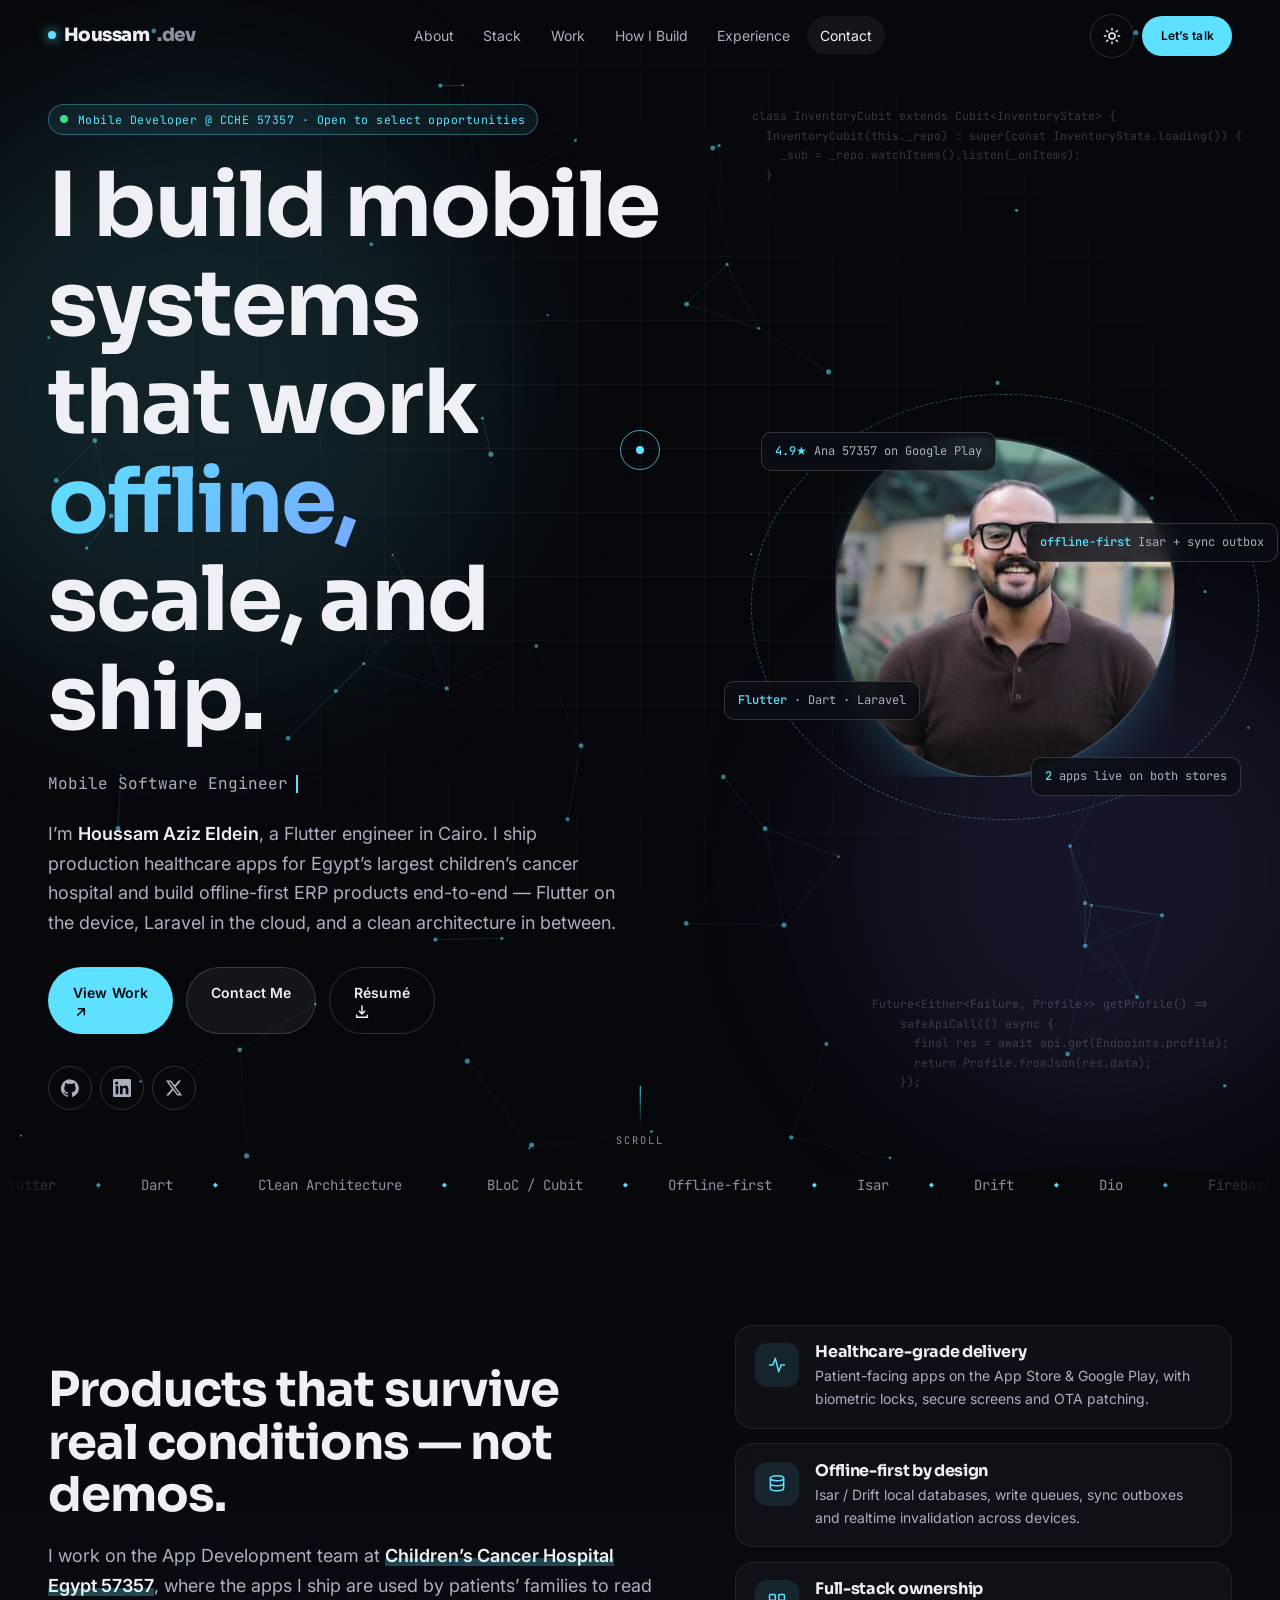
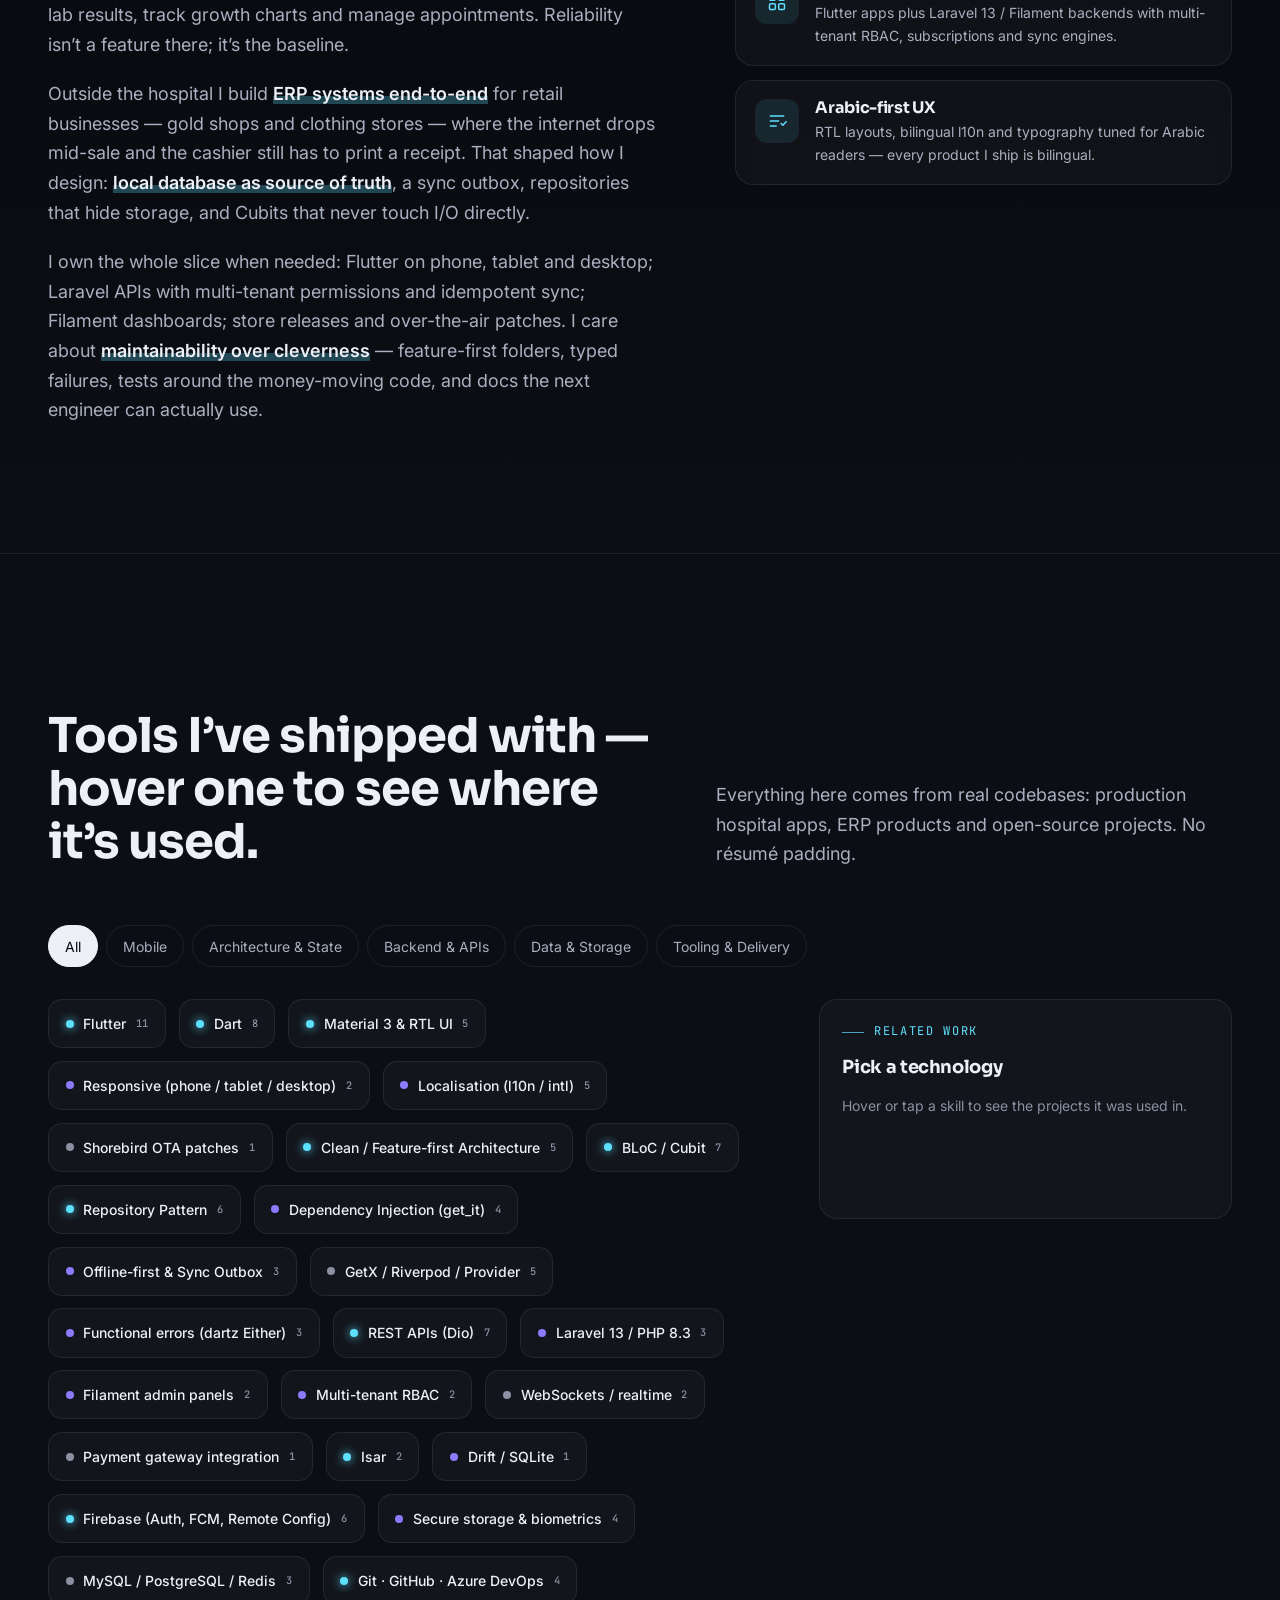
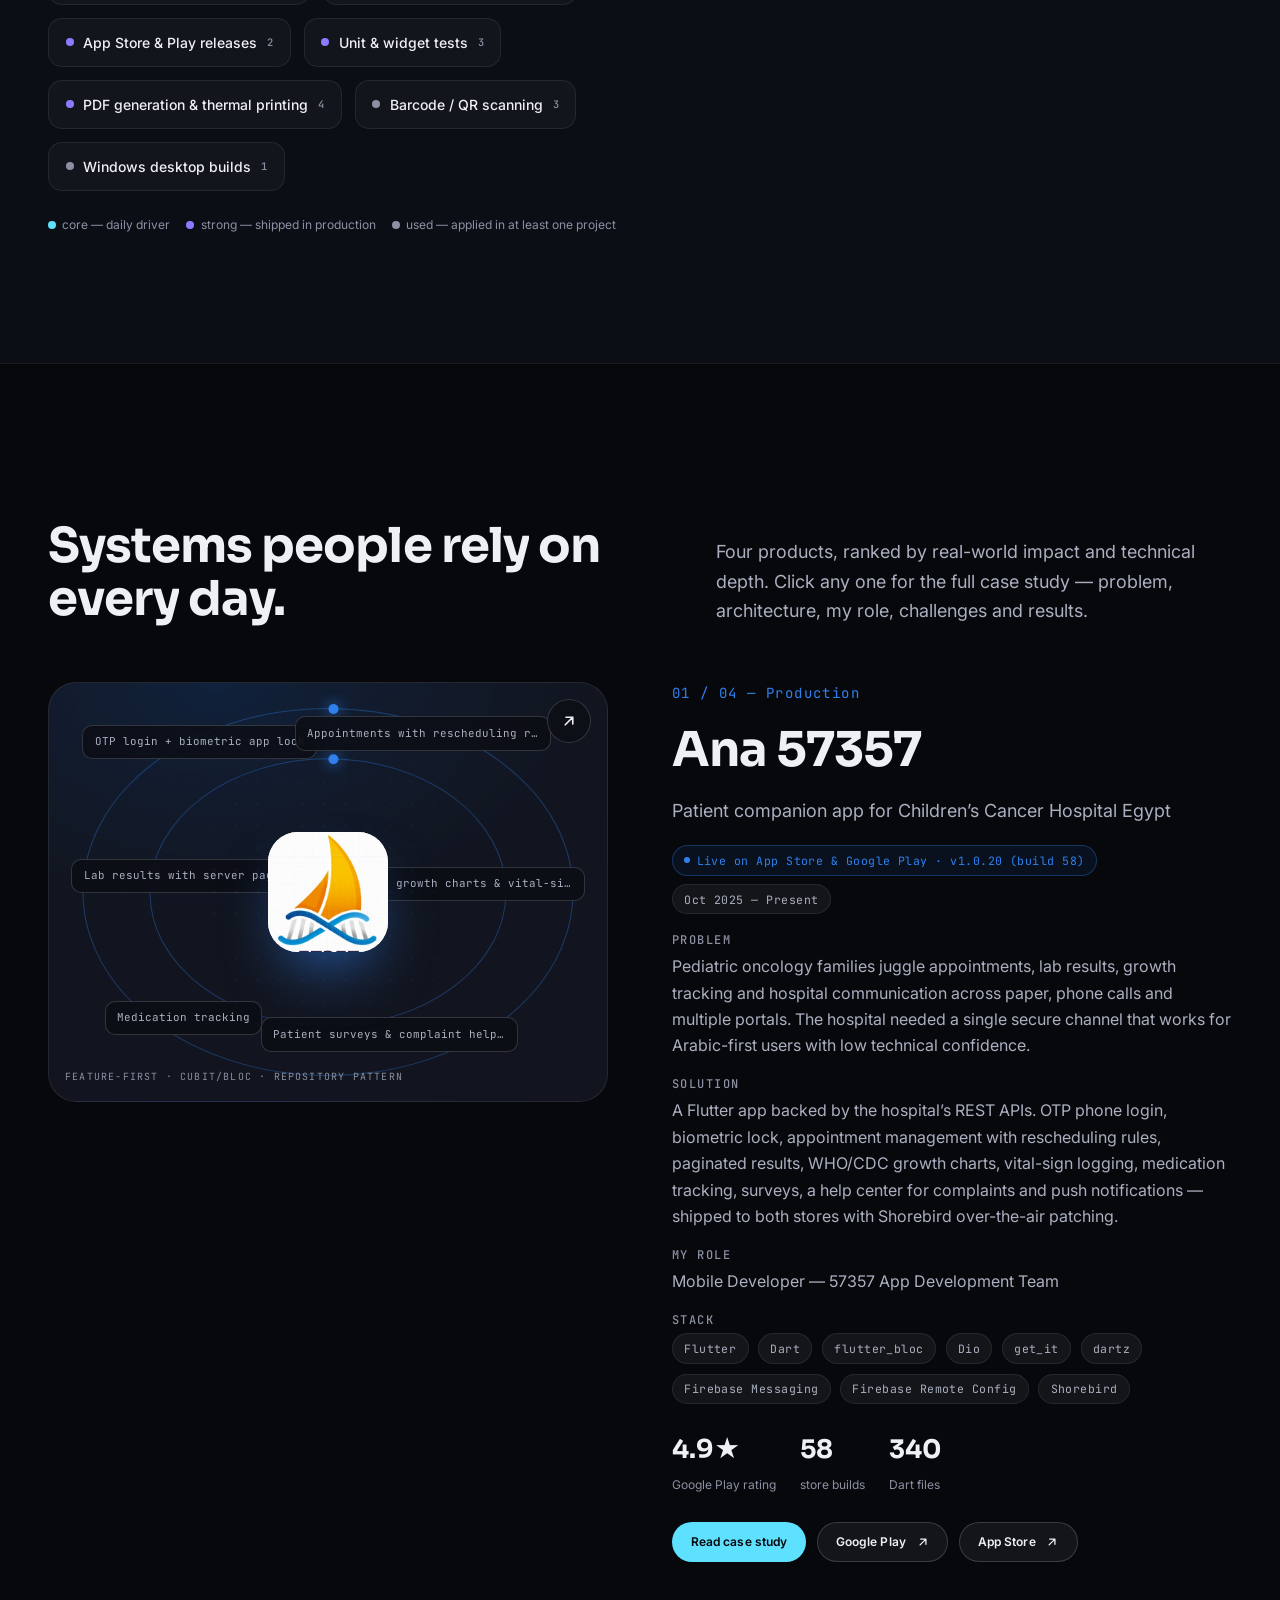
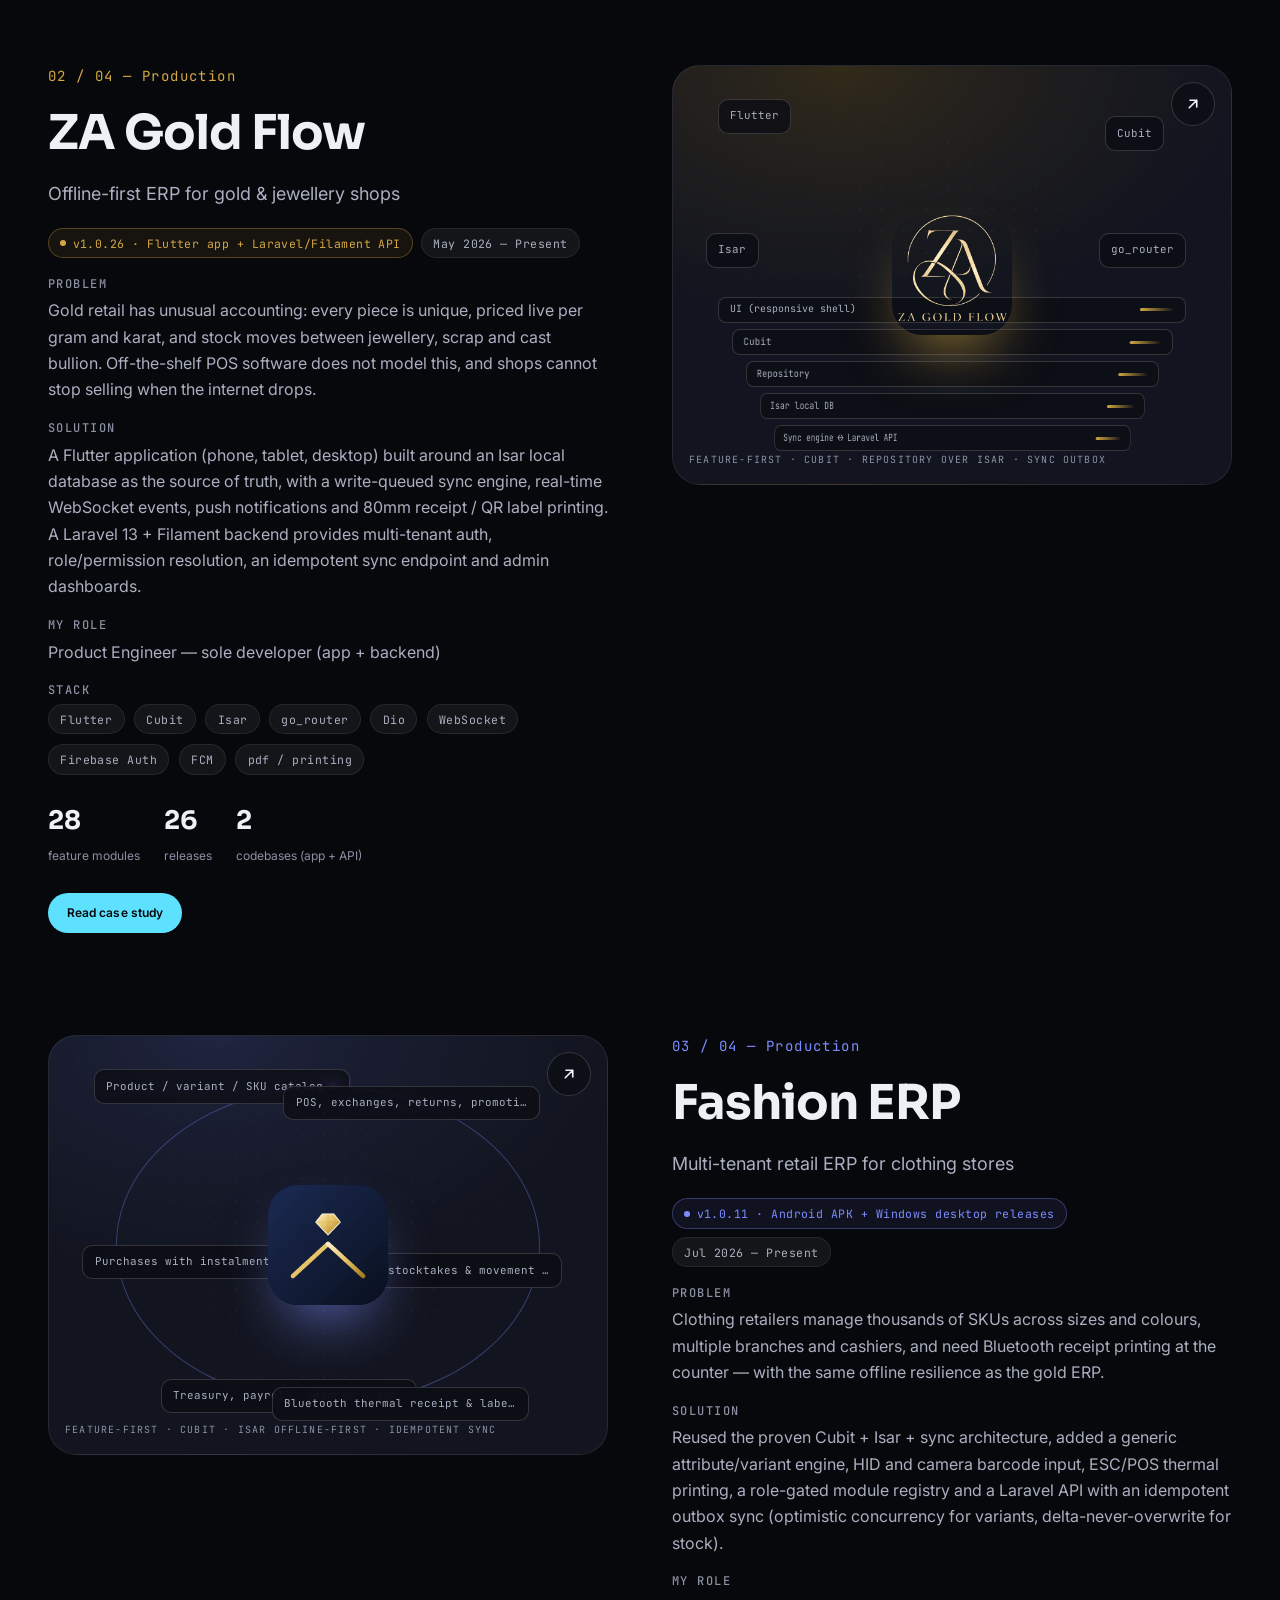
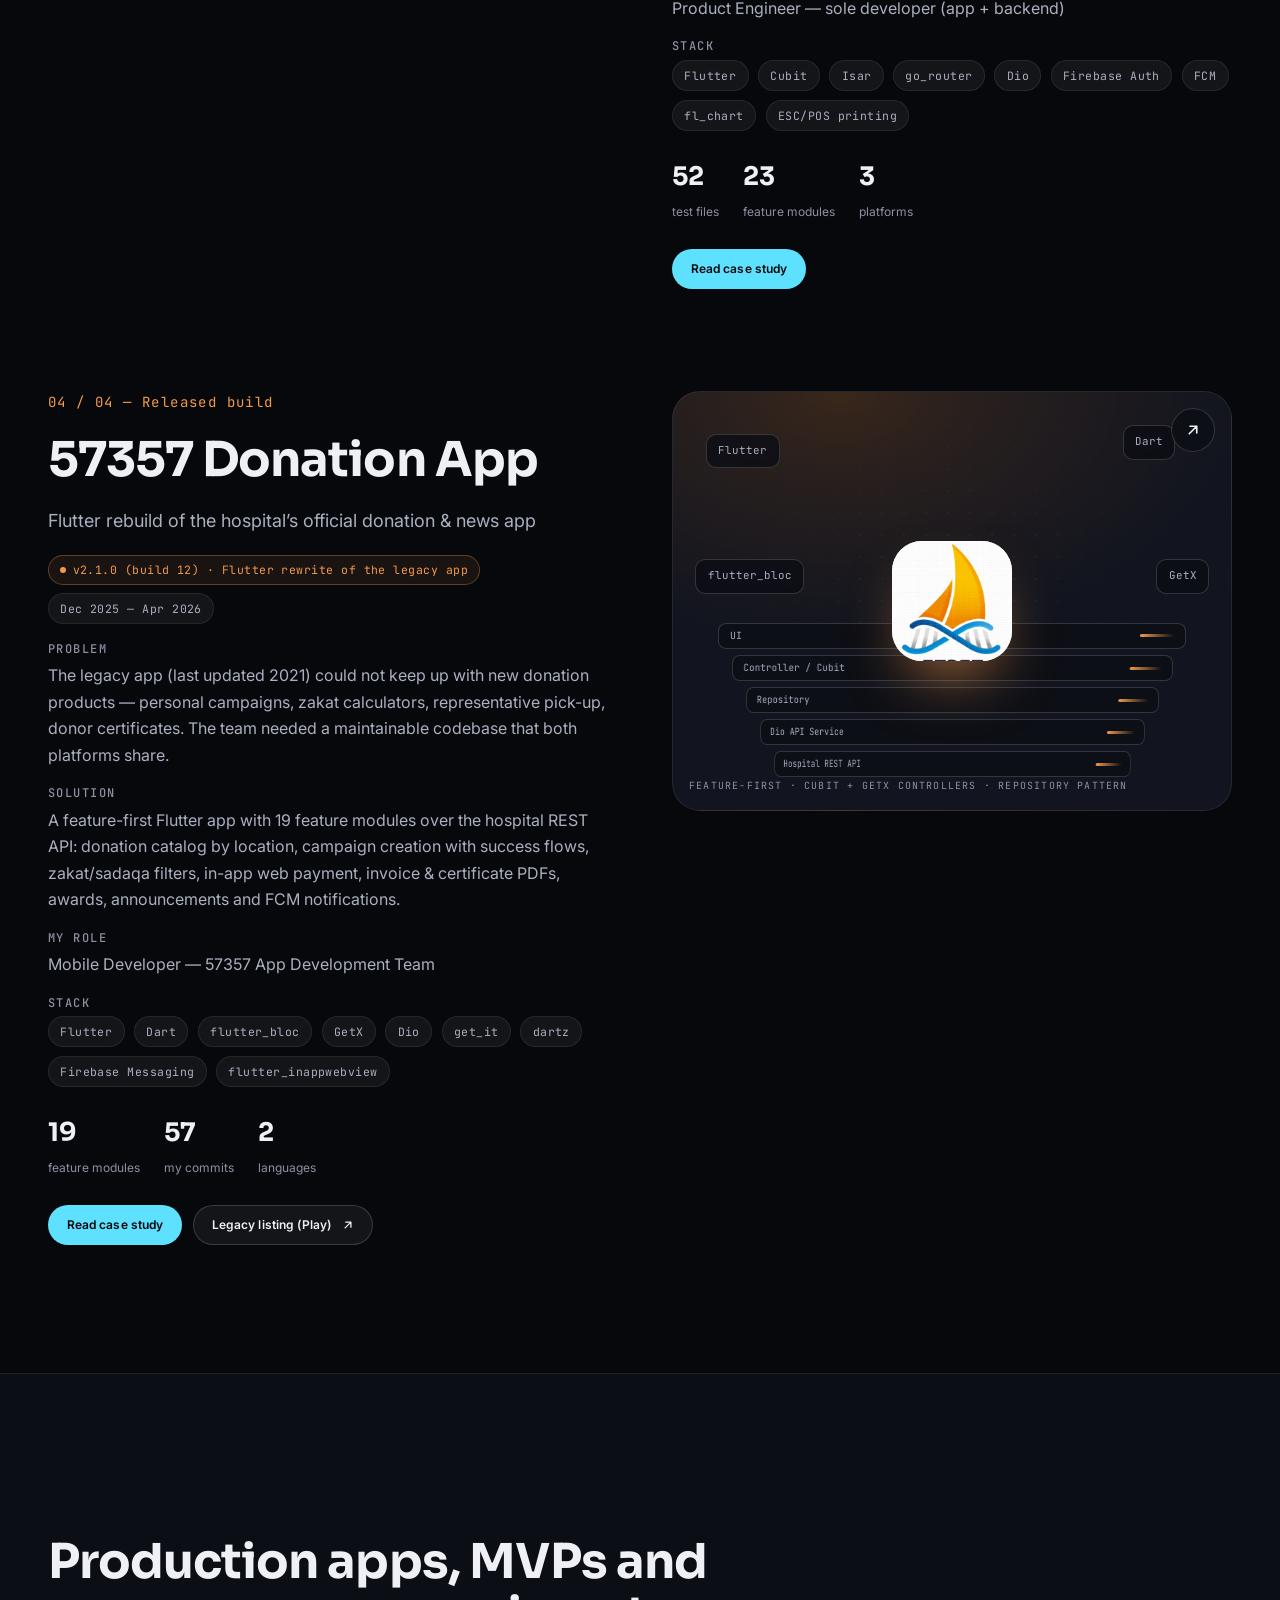
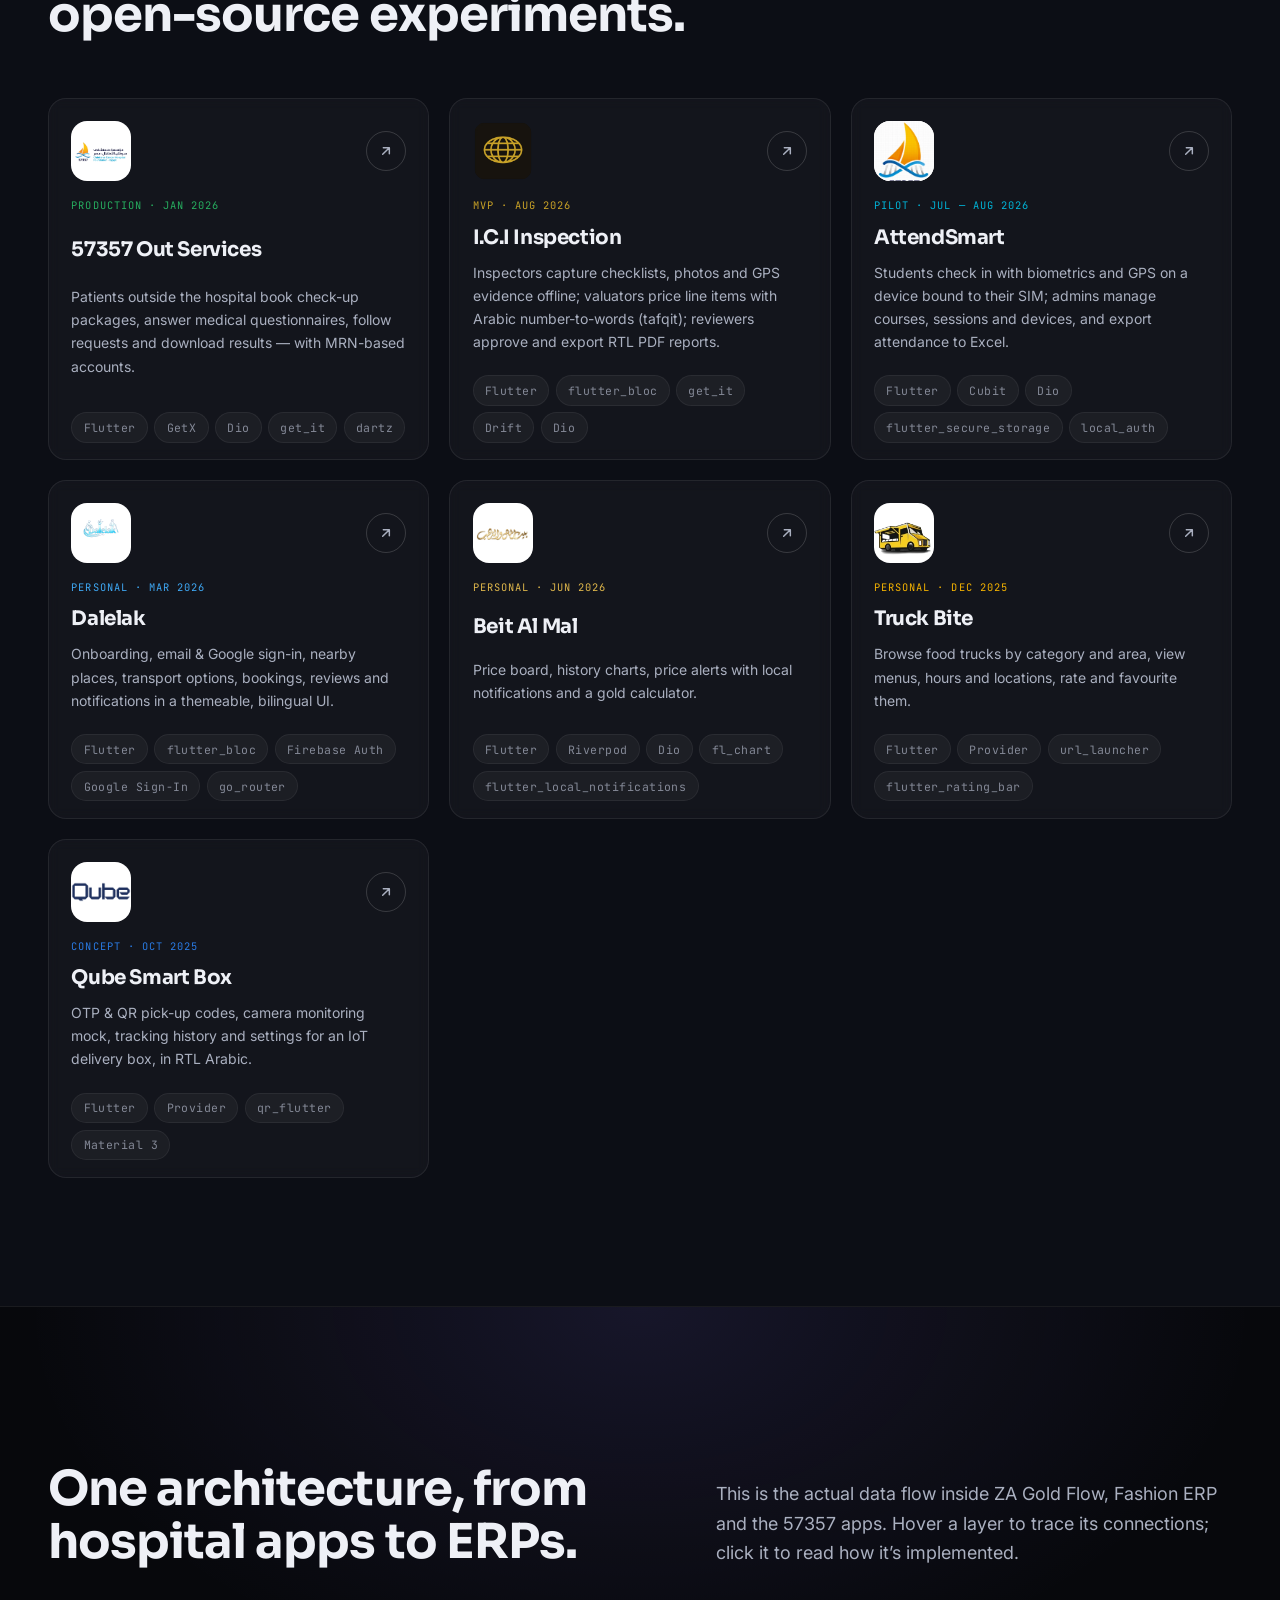
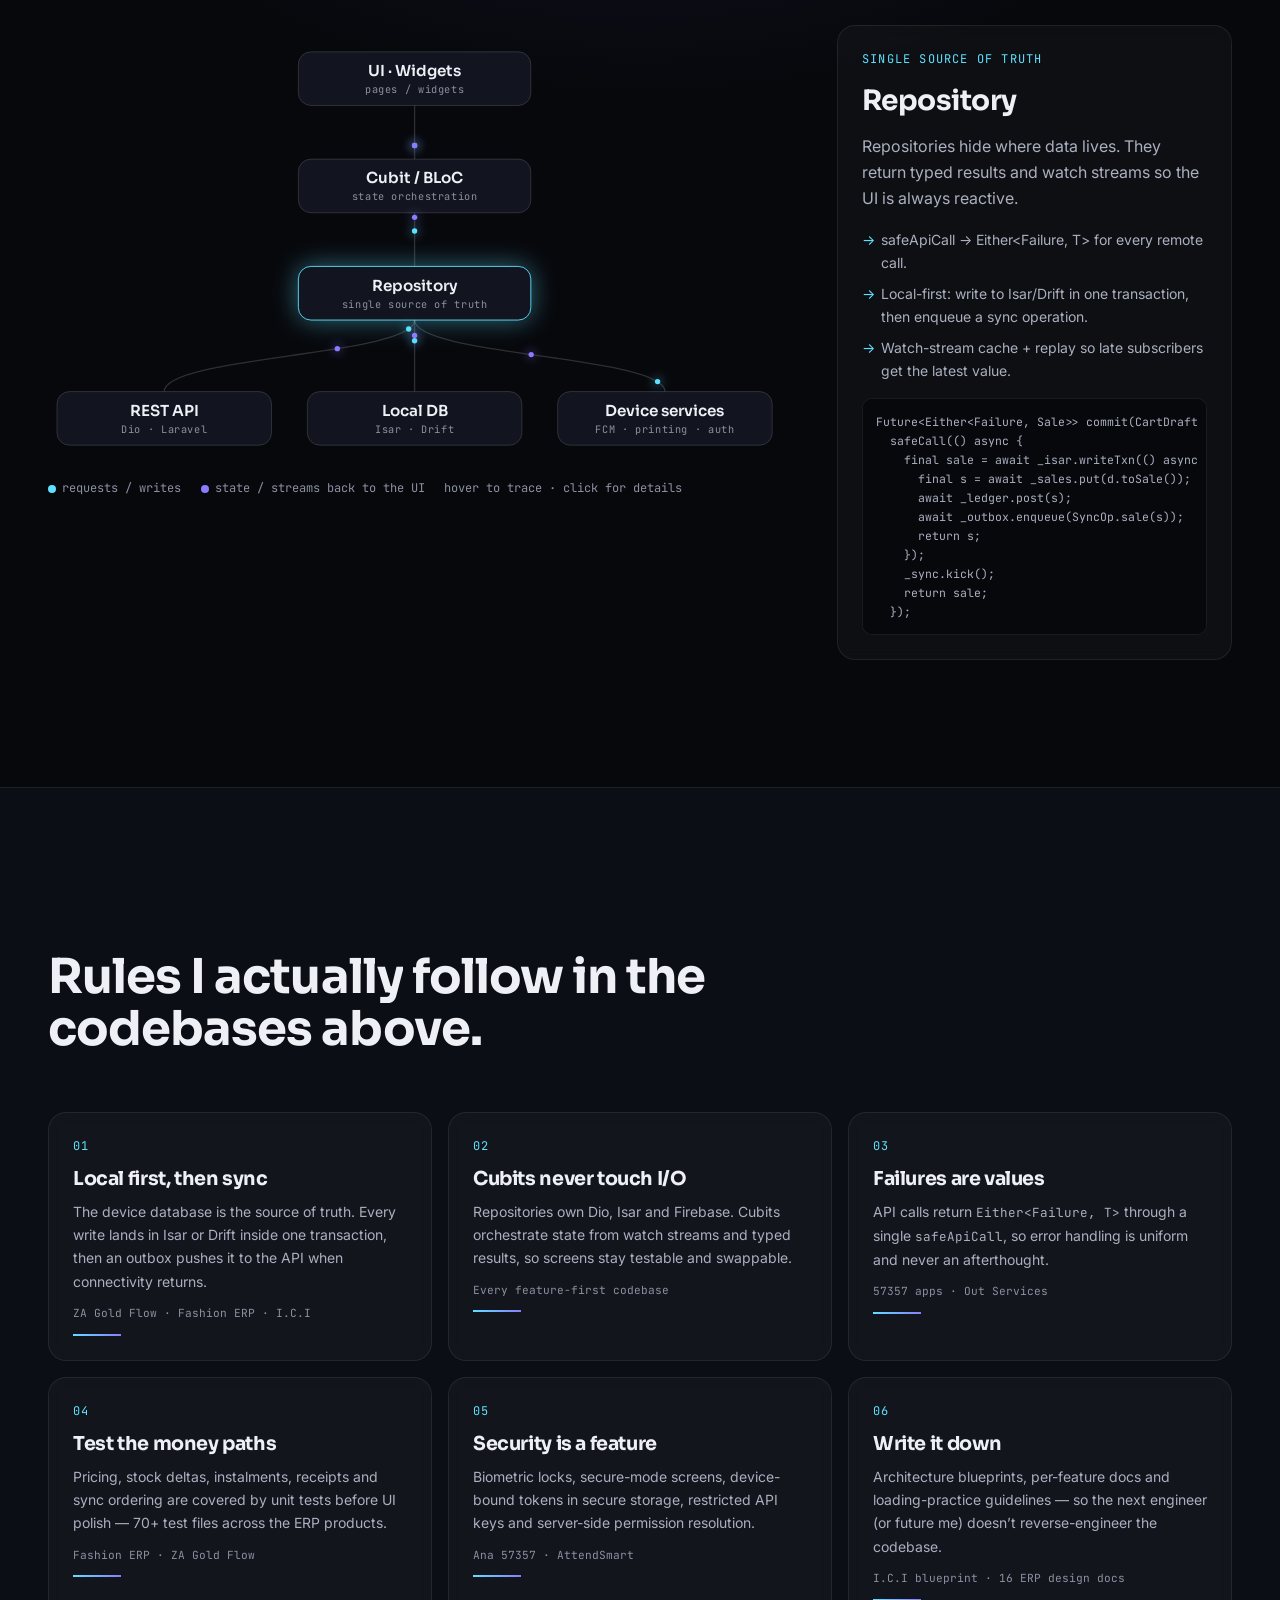
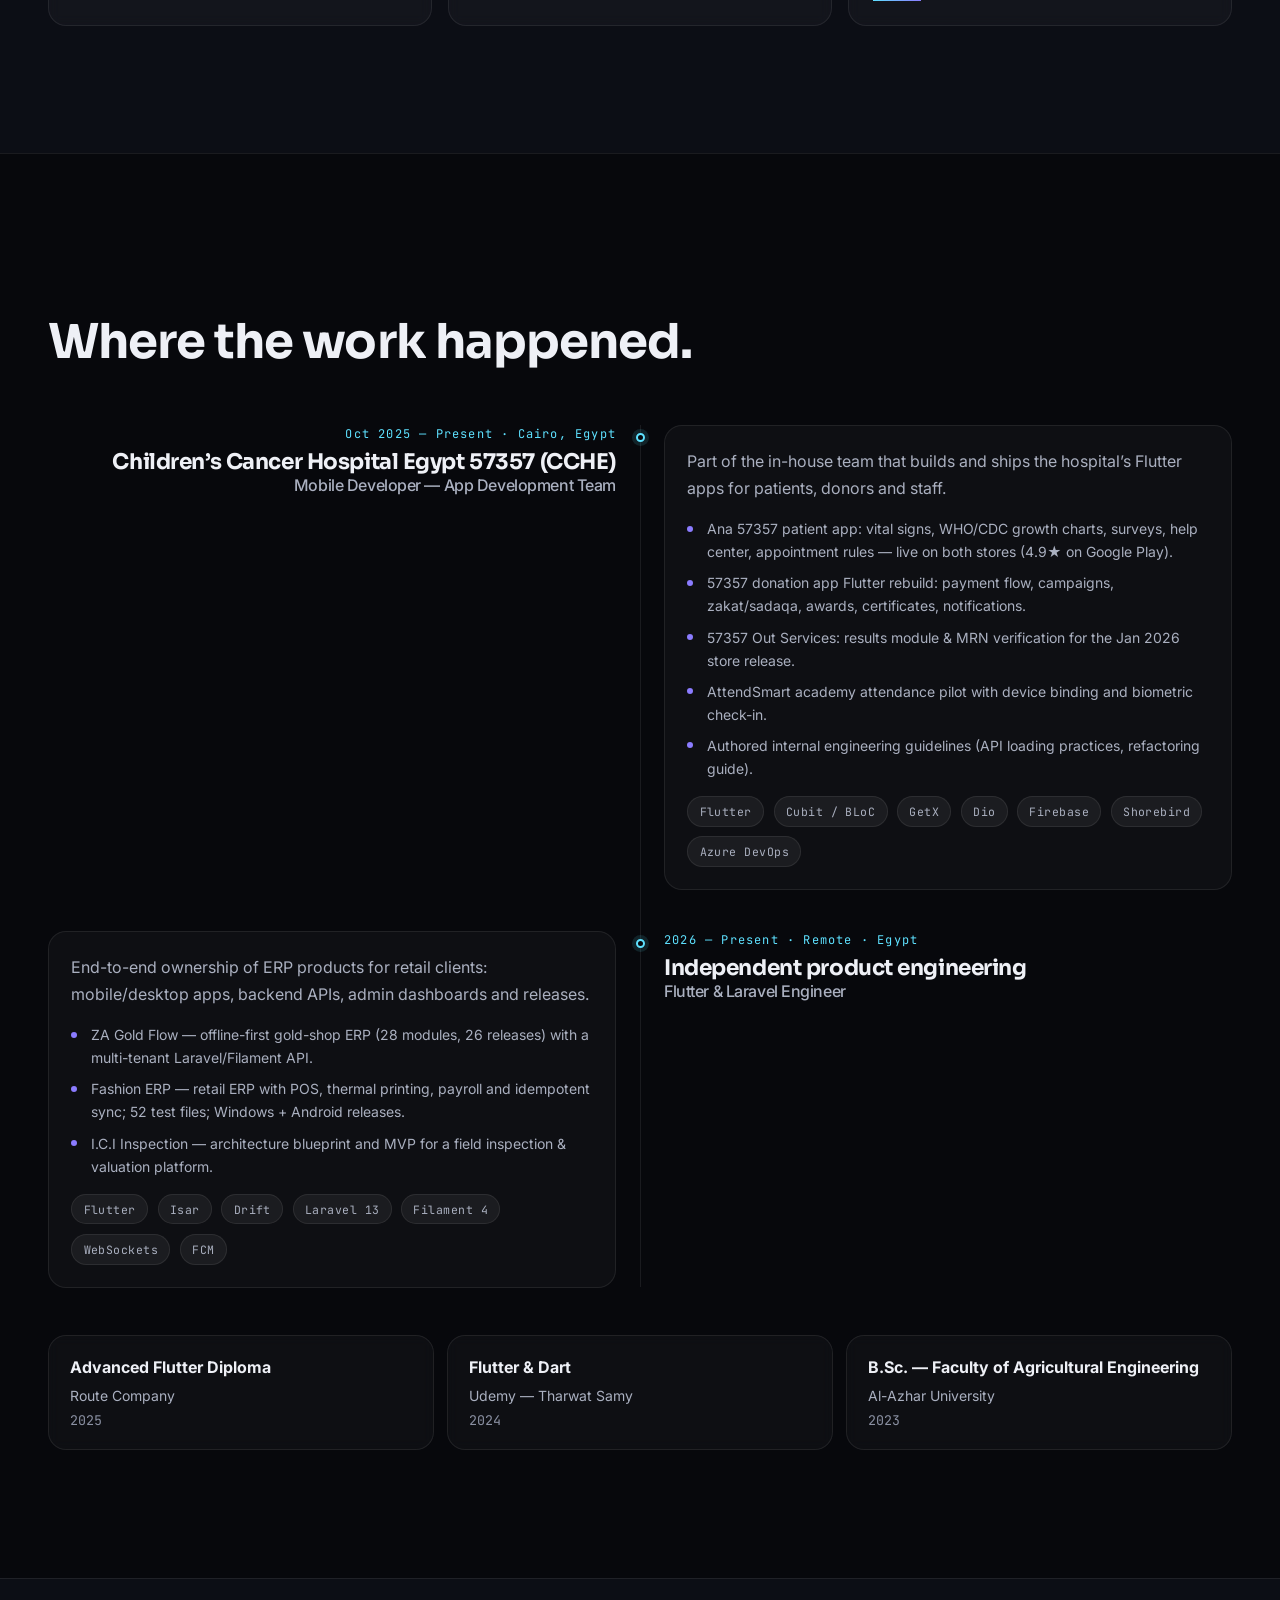
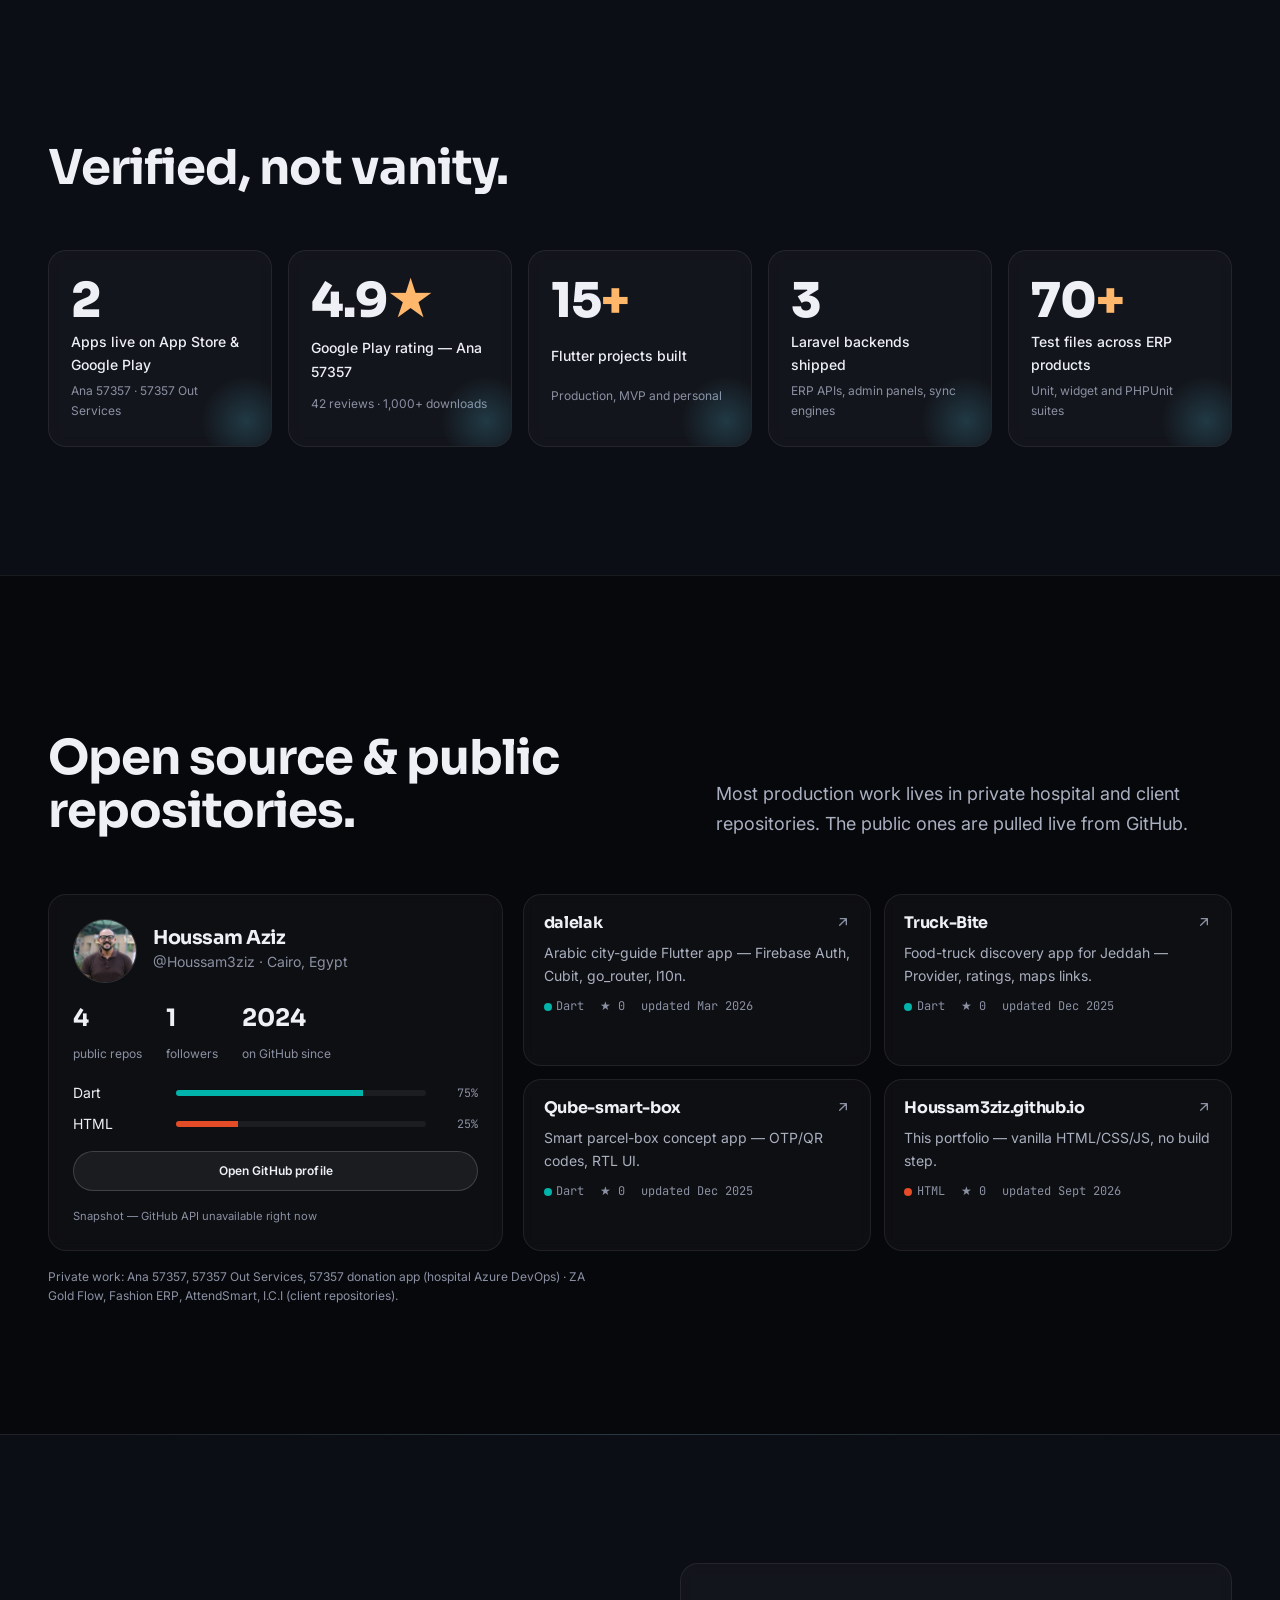
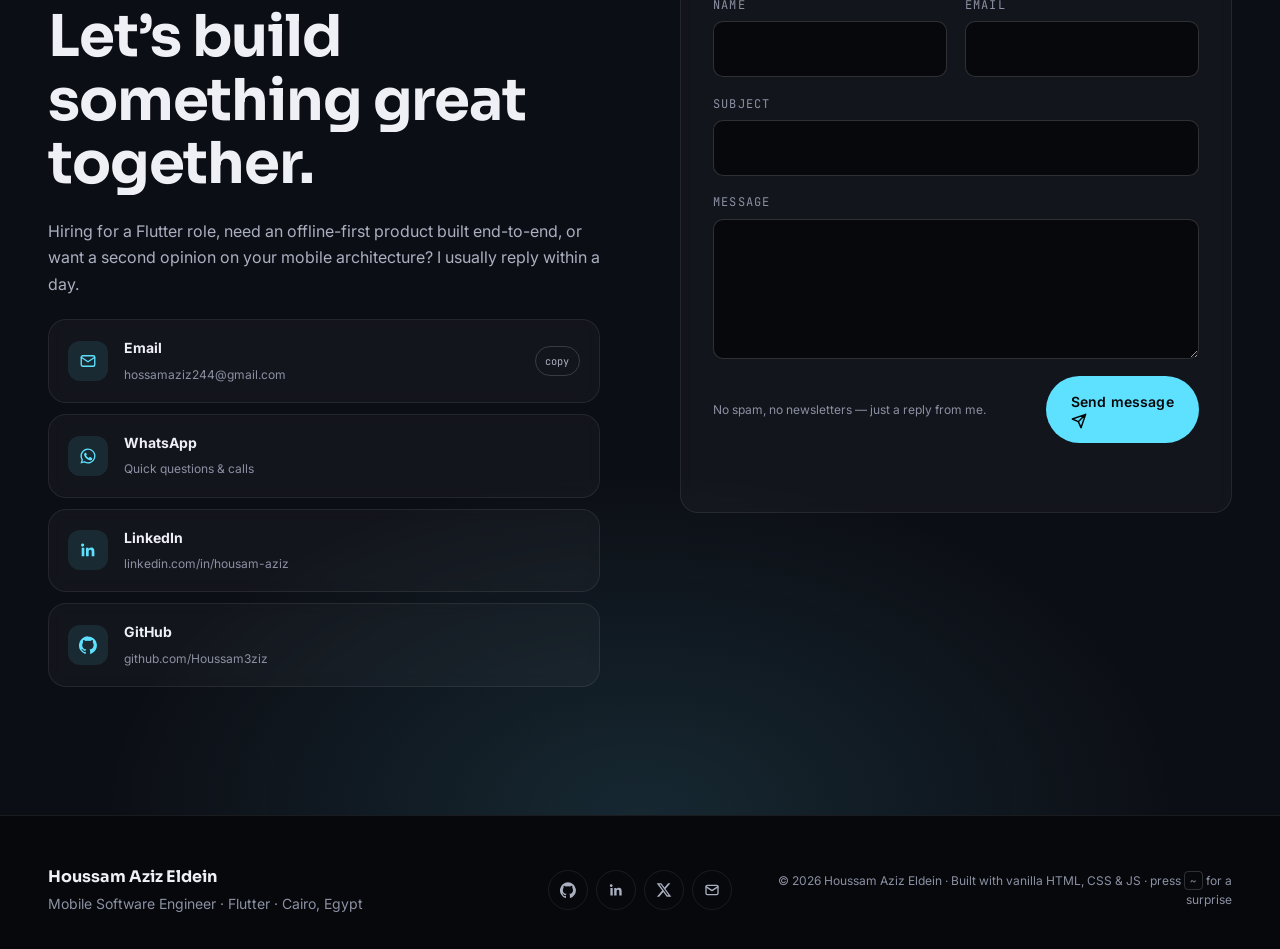
<file: index.html>
<!DOCTYPE html>
<html lang="en" dir="ltr">
<head>
  <meta charset="UTF-8" />
  <meta name="viewport" content="width=device-width, initial-scale=1, viewport-fit=cover" />
  <title>Houssam Aziz — Mobile Software Engineer · Flutter</title>
  <meta name="description" content="Houssam Aziz Eldein — Mobile Software Engineer building production Flutter apps for Children’s Cancer Hospital Egypt 57357 and offline-first ERP systems with Laravel backends. Clean Architecture, BLoC/Cubit, Isar, Firebase." />
  <meta name="author" content="Houssam Aziz Eldein" />
  <meta name="keywords" content="Flutter developer Cairo, mobile software engineer, Dart, Clean Architecture, BLoC, Cubit, offline-first, Isar, Laravel, Firebase, ERP mobile app, healthcare app developer, Houssam Aziz" />
  <link rel="canonical" href="https://houssam3ziz.github.io/" />
  <meta name="theme-color" content="#07080c" media="(prefers-color-scheme: dark)" />
  <meta name="theme-color" content="#f6f7fb" media="(prefers-color-scheme: light)" />
  <meta name="color-scheme" content="dark light" />

  <!-- Open Graph / Twitter -->
  <meta property="og:type" content="profile" />
  <meta property="og:title" content="Houssam Aziz — Mobile Software Engineer · Flutter" />
  <meta property="og:description" content="Production healthcare apps for CCHE 57357, offline-first ERP systems, and clean Flutter architecture — with Laravel backends." />
  <meta property="og:url" content="https://houssam3ziz.github.io/" />
  <meta property="og:image" content="https://houssam3ziz.github.io/assets/img/og.png" />
  <meta property="og:image:width" content="1200" />
  <meta property="og:image:height" content="630" />
  <meta property="og:site_name" content="Houssam Aziz" />
  <meta name="twitter:card" content="summary_large_image" />
  <meta name="twitter:site" content="@Houssam3ziz" />
  <meta name="twitter:title" content="Houssam Aziz — Mobile Software Engineer · Flutter" />
  <meta name="twitter:description" content="Production healthcare apps for CCHE 57357, offline-first ERP systems, and clean Flutter architecture." />
  <meta name="twitter:image" content="https://houssam3ziz.github.io/assets/img/og.png" />

  <link rel="icon" href="favicon.svg" type="image/svg+xml" />
  <link rel="apple-touch-icon" href="assets/img/apple-touch-icon.png" />
  <link rel="manifest" href="site.webmanifest" />

  <!-- Fonts -->
  <link rel="preconnect" href="https://fonts.googleapis.com" />
  <link rel="preconnect" href="https://fonts.gstatic.com" crossorigin />
  <link rel="stylesheet" href="https://fonts.googleapis.com/css2?family=Sora:wght@600;700;800&family=Inter:wght@400;500;600&family=JetBrains+Mono:wght@400;500&display=swap" />

  <!-- Styles -->
  <link rel="stylesheet" href="assets/css/tokens.css" />
  <link rel="stylesheet" href="assets/css/base.css" />
  <link rel="stylesheet" href="assets/css/motion.css" />
  <link rel="stylesheet" href="assets/css/components.css" />
  <link rel="stylesheet" href="assets/css/sections.css" />

  <!-- Theme bootstrap (before paint, avoids flash) -->
  <script>
    (function () {
      try {
        var t = localStorage.getItem('theme');
        if (t === 'light' || t === 'dark') document.documentElement.setAttribute('data-theme', t);
      } catch (e) {}
      document.documentElement.classList.add('js');
    })();
  </script>

  <!-- Structured data -->
  <script type="application/ld+json">
  {
    "@context": "https://schema.org",
    "@type": "Person",
    "name": "Houssam Aziz Eldein",
    "alternateName": "Houssam Aziz",
    "jobTitle": "Mobile Software Engineer (Flutter)",
    "url": "https://houssam3ziz.github.io/",
    "image": "https://houssam3ziz.github.io/assets/img/houssam.webp",
    "email": "mailto:hossamaziz244@gmail.com",
    "address": { "@type": "PostalAddress", "addressLocality": "Cairo", "addressCountry": "EG" },
    "worksFor": { "@type": "Organization", "name": "Children’s Cancer Hospital Egypt 57357" },
    "alumniOf": { "@type": "CollegeOrUniversity", "name": "Al-Azhar University" },
    "sameAs": [
      "https://github.com/Houssam3ziz",
      "https://www.linkedin.com/in/housam-aziz/",
      "https://x.com/Houssam3ziz"
    ],
    "knowsAbout": ["Flutter", "Dart", "Clean Architecture", "BLoC", "Offline-first apps", "Isar", "Laravel", "Firebase", "REST APIs"]
  }
  </script>
</head>
<body>
  <a class="skip-link" href="#main">Skip to content</a>

  <!-- Loader -->
  <div class="loader" id="loader" aria-hidden="true">
    <div class="loader__inner">
      <div class="loader__logo">Houssam<span>.</span></div>
      <div class="loader__bar"><i id="loaderBar"></i></div>
      <div class="loader__status" id="loaderStatus">booting</div>
    </div>
  </div>

  <div class="progress" aria-hidden="true"><i id="progressBar"></i></div>
  <div class="cursor" id="cursor" aria-hidden="true"><div class="cursor__ring"><span>VIEW</span></div><div class="cursor__dot"></div></div>

  <!-- Navigation -->
  <header class="nav" id="nav">
    <div class="container nav__inner">
      <a class="nav__logo" href="#top" aria-label="Houssam Aziz — home"><i></i>Houssam<span class="muted">.dev</span></a>
      <nav class="nav__links" id="navLinks" aria-label="Primary">
        <span class="nav__indicator" aria-hidden="true"></span>
        <a href="#about">About</a>
        <a href="#skills">Stack</a>
        <a href="#work">Work</a>
        <a href="#build">How I Build</a>
        <a href="#experience">Experience</a>
        <a href="#contact">Contact</a>
      </nav>
      <div class="nav__actions">
        <button class="btn btn--icon btn--ghost theme-toggle" id="themeToggle" aria-label="Toggle colour theme">
          <svg class="sun" viewBox="0 0 24 24" fill="none" stroke="currentColor" stroke-width="2" stroke-linecap="round"><circle cx="12" cy="12" r="4"/><path d="M12 2v2M12 20v2M4.9 4.9l1.4 1.4M17.7 17.7l1.4 1.4M2 12h2M20 12h2M4.9 19.1l1.4-1.4M17.7 6.3l1.4-1.4"/></svg>
          <svg class="moon" viewBox="0 0 24 24" fill="none" stroke="currentColor" stroke-width="2" stroke-linecap="round"><path d="M21 12.8A9 9 0 1 1 11.2 3a7 7 0 0 0 9.8 9.8z"/></svg>
        </button>
        <a class="btn btn--primary btn--sm hide-mobile" href="#contact" data-magnetic>Let’s talk</a>
        <button class="nav__burger" id="burger" aria-label="Open menu" aria-expanded="false" aria-controls="mobileMenu"><span></span></button>
      </div>
    </div>
  </header>
  <div class="mobile-menu" id="mobileMenu" aria-hidden="true">
    <ul>
      <li style="--i:0"><a href="#about">About</a></li>
      <li style="--i:1"><a href="#skills">Stack</a></li>
      <li style="--i:2"><a href="#work">Work</a></li>
      <li style="--i:3"><a href="#build">How I Build</a></li>
      <li style="--i:4"><a href="#experience">Experience</a></li>
      <li style="--i:5"><a href="#contact">Contact</a></li>
    </ul>
  </div>

  <main id="main">
    <!-- ============================ HERO ============================ -->
    <section class="hero" id="top">
      <canvas class="hero__canvas" id="heroCanvas" aria-hidden="true"></canvas>
      <div class="hero__grid" aria-hidden="true"></div>
      <div class="hero__blob hero__blob--a" data-depth="0.04" aria-hidden="true"></div>
      <div class="hero__blob hero__blob--b" data-depth="-0.03" aria-hidden="true"></div>

      <pre class="hero__code hero__code--1" data-depth="0.06" aria-hidden="true">class InventoryCubit extends Cubit&lt;InventoryState&gt; {
  InventoryCubit(this._repo) : super(const InventoryState.loading()) {
    _sub = _repo.watchItems().listen(_onItems);
  }</pre>
      <pre class="hero__code hero__code--2" data-depth="-0.05" aria-hidden="true">Future&lt;Either&lt;Failure, Profile&gt;&gt; getProfile() =>
    safeApiCall(() async {
      final res = await api.get(Endpoints.profile);
      return Profile.fromJson(res.data);
    });</pre>
      <pre class="hero__code hero__code--3" data-depth="0.08" aria-hidden="true">await isar.writeTxn(() async {
  await isar.sales.put(sale);
  await isar.ledgerEntries.put(entry);
  await isar.syncOutbox.put(op);   // offline-first
});</pre>

      <div class="container hero__inner">
        <div class="hero__content">
          <span class="badge badge--accent hero__status" data-reveal="fade"><i></i>Mobile Developer @ CCHE 57357 · Open to select opportunities</span>
          <h1 class="hero__title" id="heroTitle">
            <span class="line split">I build mobile systems</span>
            <span class="line split">that work <span class="gradient-text">offline,</span></span>
            <span class="line split">scale, and ship.</span>
          </h1>
          <div class="hero__roles" aria-live="polite"><span id="roleText">Mobile Software Engineer</span><span class="caret" aria-hidden="true"></span></div>
          <p class="hero__lead" data-reveal="up" style="--reveal-delay:500ms">
            I’m <strong>Houssam Aziz Eldein</strong>, a Flutter engineer in Cairo. I ship production healthcare apps for Egypt’s largest children’s cancer hospital and build offline-first ERP products end-to-end — Flutter on the device, Laravel in the cloud, and a clean architecture in between.
          </p>
          <div class="hero__ctas" data-reveal="up" style="--reveal-delay:650ms">
            <a class="btn btn--primary" href="#work" data-magnetic>View Work <svg class="btn__icon" width="16" height="16" viewBox="0 0 24 24" fill="none" stroke="currentColor" stroke-width="2.2" stroke-linecap="round" stroke-linejoin="round"><path d="M7 17 17 7M8 7h9v9"/></svg></a>
            <a class="btn" href="#contact" data-magnetic>Contact Me</a>
            <a class="btn btn--ghost" href="assets/Houssam-Aziz-CV.pdf" target="_blank" rel="noopener" data-magnetic>Résumé <svg class="btn__icon" width="16" height="16" viewBox="0 0 24 24" fill="none" stroke="currentColor" stroke-width="2.2" stroke-linecap="round" stroke-linejoin="round"><path d="M12 3v12m0 0 4-4m-4 4-4-4M4 17v3h16v-3"/></svg></a>
          </div>
          <div class="hero__socials" data-reveal="up" style="--reveal-delay:800ms">
            <a href="https://github.com/Houssam3ziz" target="_blank" rel="noopener" aria-label="GitHub"><svg viewBox="0 0 24 24" fill="currentColor"><path d="M12 .5a12 12 0 0 0-3.8 23.4c.6.1.8-.3.8-.6v-2.2c-3.3.7-4-1.4-4-1.4-.6-1.4-1.4-1.8-1.4-1.8-1.1-.7.1-.7.1-.7 1.2.1 1.8 1.2 1.8 1.2 1.1 1.8 2.8 1.3 3.5 1 .1-.8.4-1.3.8-1.6-2.7-.3-5.5-1.3-5.5-5.9 0-1.3.5-2.4 1.2-3.2-.1-.3-.5-1.5.1-3.2 0 0 1-.3 3.3 1.2a11.5 11.5 0 0 1 6 0c2.3-1.5 3.3-1.2 3.3-1.2.7 1.7.3 2.9.1 3.2.8.8 1.2 1.9 1.2 3.2 0 4.6-2.8 5.6-5.5 5.9.4.4.8 1.1.8 2.2v3.3c0 .3.2.7.8.6A12 12 0 0 0 12 .5z"/></svg></a>
            <a href="https://www.linkedin.com/in/housam-aziz/" target="_blank" rel="noopener" aria-label="LinkedIn"><svg viewBox="0 0 24 24" fill="currentColor"><path d="M20.4 20.4h-3.5v-5.6c0-1.3 0-3-1.9-3s-2.1 1.4-2.1 2.9v5.7H9.3V9h3.4v1.6h.1c.5-.9 1.6-1.9 3.4-1.9 3.6 0 4.3 2.4 4.3 5.5v6.2zM5.3 7.4a2.1 2.1 0 1 1 0-4.1 2.1 2.1 0 0 1 0 4.1zM7.1 20.4H3.6V9h3.5v11.4zM22.2 0H1.8C.8 0 0 .8 0 1.7v20.6c0 .9.8 1.7 1.8 1.7h20.4c1 0 1.8-.8 1.8-1.7V1.7C24 .8 23.2 0 22.2 0z"/></svg></a>
            <a href="https://x.com/Houssam3ziz" target="_blank" rel="noopener" aria-label="X (Twitter)"><svg viewBox="0 0 24 24" fill="currentColor"><path d="M18.2 2h3.4l-7.4 8.5L23 22h-6.8l-5.3-7-6.1 7H1.4l7.9-9.1L1 2h7l4.8 6.4L18.2 2zm-1.2 18h1.9L7.1 3.9H5.1L17 20z"/></svg></a>
          </div>
        </div>

        <div class="hero__visual" id="heroVisual">
          <div class="hero__ring" aria-hidden="true"></div>
          <figure class="hero__portrait tilt" id="portrait" data-reveal="scale">
            <img src="assets/img/houssam.webp" alt="Portrait of Houssam Aziz Eldein" width="586" height="602" fetchpriority="high" />
          </figure>
          <span class="hero__chip hero__chip--1" data-depth="0.05"><b>4.9★</b> Ana 57357 on Google Play</span>
          <span class="hero__chip hero__chip--2" data-depth="-0.06"><b>offline-first</b> Isar + sync outbox</span>
          <span class="hero__chip hero__chip--3" data-depth="0.07"><b>Flutter</b> · Dart · Laravel</span>
          <span class="hero__chip hero__chip--4" data-depth="-0.04"><b>2</b> apps live on both stores</span>
        </div>
      </div>
      <div class="hero__scroll" aria-hidden="true"><i></i>scroll</div>
    </section>

    <!-- Marquee -->
    <div class="marquee" aria-hidden="true">
      <div class="marquee__track" id="marqueeTrack"></div>
    </div>

    <!-- ============================ ABOUT ============================ -->
    <section class="section about" id="about">
      <div class="container about__grid">
        <div class="about__text">
          <span class="eyebrow" data-reveal="mask">About</span>
          <h2 class="split">Products that survive real conditions — not demos.</h2>
          <p data-reveal="blur">I work on the App Development team at <mark>Children’s Cancer Hospital Egypt 57357</mark>, where the apps I ship are used by patients’ families to read lab results, track growth charts and manage appointments. Reliability isn’t a feature there; it’s the baseline.</p>
          <p data-reveal="blur" style="--reveal-delay:120ms">Outside the hospital I build <mark>ERP systems end-to-end</mark> for retail businesses — gold shops and clothing stores — where the internet drops mid-sale and the cashier still has to print a receipt. That shaped how I design: <mark>local database as source of truth</mark>, a sync outbox, repositories that hide storage, and Cubits that never touch I/O directly.</p>
          <p data-reveal="blur" style="--reveal-delay:240ms">I own the whole slice when needed: Flutter on phone, tablet and desktop; Laravel APIs with multi-tenant permissions and idempotent sync; Filament dashboards; store releases and over-the-air patches. I care about <mark>maintainability over cleverness</mark> — feature-first folders, typed failures, tests around the money-moving code, and docs the next engineer can actually use.</p>
        </div>
        <div class="about__facts" data-stagger style="--stagger-step:110ms">
          <div class="card about__fact" style="--i:0">
            <i><svg viewBox="0 0 24 24" fill="none" stroke="currentColor" stroke-width="1.8" stroke-linecap="round" stroke-linejoin="round"><path d="M3 12h4l3-8 4 16 3-8h4"/></svg></i>
            <div><h3 class="about__fact-title">Healthcare-grade delivery</h3><p>Patient-facing apps on the App Store &amp; Google Play, with biometric locks, secure screens and OTA patching.</p></div>
          </div>
          <div class="card about__fact" style="--i:1">
            <i><svg viewBox="0 0 24 24" fill="none" stroke="currentColor" stroke-width="1.8" stroke-linecap="round" stroke-linejoin="round"><ellipse cx="12" cy="5" rx="8" ry="3"/><path d="M4 5v6c0 1.7 3.6 3 8 3s8-1.3 8-3V5M4 11v6c0 1.7 3.6 3 8 3s8-1.3 8-3v-6"/></svg></i>
            <div><h3 class="about__fact-title">Offline-first by design</h3><p>Isar / Drift local databases, write queues, sync outboxes and realtime invalidation across devices.</p></div>
          </div>
          <div class="card about__fact" style="--i:2">
            <i><svg viewBox="0 0 24 24" fill="none" stroke="currentColor" stroke-width="1.8" stroke-linecap="round" stroke-linejoin="round"><rect x="3" y="3" width="7" height="7" rx="1.5"/><rect x="14" y="3" width="7" height="7" rx="1.5"/><rect x="3" y="14" width="7" height="7" rx="1.5"/><rect x="14" y="14" width="7" height="7" rx="1.5"/></svg></i>
            <div><h3 class="about__fact-title">Full-stack ownership</h3><p>Flutter apps plus Laravel 13 / Filament backends with multi-tenant RBAC, subscriptions and sync engines.</p></div>
          </div>
          <div class="card about__fact" style="--i:3">
            <i><svg viewBox="0 0 24 24" fill="none" stroke="currentColor" stroke-width="1.8" stroke-linecap="round" stroke-linejoin="round"><path d="M4 6h16M4 12h10M4 18h7"/><path d="m17 15 2 2 4-4"/></svg></i>
            <div><h3 class="about__fact-title">Arabic-first UX</h3><p>RTL layouts, bilingual l10n and typography tuned for Arabic readers — every product I ship is bilingual.</p></div>
          </div>
        </div>
      </div>
    </section>

    <!-- ============================ SKILLS ============================ -->
    <section class="section skills" id="skills">
      <div class="container">
        <div class="section-head section-head--split">
          <div>
            <span class="eyebrow" data-reveal="mask">Tech stack</span>
            <h2 class="split">Tools I’ve shipped with — hover one to see where it’s used.</h2>
          </div>
          <p data-reveal="right">Everything here comes from real codebases: production hospital apps, ERP products and open-source projects. No résumé padding.</p>
        </div>
        <div class="skills__tabs" id="skillTabs" role="tablist" aria-label="Skill groups"></div>
        <div class="skills__layout">
          <div>
            <div class="skills__cloud" id="skillCloud" data-reveal="fade"></div>
            <div class="skills__legend"><span><i style="background:var(--accent)"></i>core — daily driver</span><span><i style="background:var(--accent-2)"></i>strong — shipped in production</span><span><i style="background:var(--text-3)"></i>used — applied in at least one project</span></div>
          </div>
          <aside class="card skills__panel" id="skillPanel" aria-live="polite" data-reveal="left">
            <span class="eyebrow">Related work</span>
            <h3>Pick a technology</h3>
            <p class="muted">Hover or tap a skill to see the projects it was used in.</p>
          </aside>
        </div>
      </div>
    </section>

    <!-- ============================ FEATURED WORK ============================ -->
    <section class="section featured" id="work">
      <div class="container">
        <div class="section-head section-head--split">
          <div>
            <span class="eyebrow" data-reveal="mask">Featured work</span>
            <h2 class="split">Systems people rely on every day.</h2>
          </div>
          <p data-reveal="right">Four products, ranked by real-world impact and technical depth. Click any one for the full case study — problem, architecture, my role, challenges and results.</p>
        </div>
        <div class="featured__list" id="featuredList"></div>
      </div>
    </section>

    <!-- ============================ MORE PROJECTS ============================ -->
    <section class="section more" id="projects">
      <div class="container">
        <div class="section-head">
          <span class="eyebrow" data-reveal="mask">More projects</span>
          <h2 class="split">Production apps, MVPs and open-source experiments.</h2>
        </div>
        <div class="projects-grid" id="projectsGrid" data-stagger style="--stagger-step:90ms"></div>
      </div>
    </section>

    <!-- ============================ HOW I BUILD ============================ -->
    <section class="section build" id="build">
      <div class="container">
        <div class="section-head section-head--split">
          <div>
            <span class="eyebrow" data-reveal="mask">How I build</span>
            <h2 class="split">One architecture, from hospital apps to ERPs.</h2>
          </div>
          <p data-reveal="right">This is the actual data flow inside ZA Gold Flow, Fashion ERP and the 57357 apps. Hover a layer to trace its connections; click it to read how it’s implemented.</p>
        </div>
        <div class="build__layout">
          <div class="arch" id="arch" data-reveal="fade"></div>
          <aside class="card build__panel" id="archPanel" aria-live="polite" data-reveal="left"></aside>
        </div>
      </div>
    </section>

    <!-- ============================ PHILOSOPHY ============================ -->
    <section class="section philosophy" id="philosophy">
      <div class="container">
        <div class="section-head">
          <span class="eyebrow" data-reveal="mask">Engineering philosophy</span>
          <h2 class="split">Rules I actually follow in the codebases above.</h2>
        </div>
        <div class="principles" id="principles">
          <article class="card principle" data-reveal="flip" style="--i:0"><h3>Local first, then sync</h3><p>The device database is the source of truth. Every write lands in Isar or Drift inside one transaction, then an outbox pushes it to the API when connectivity returns.</p><em>ZA Gold Flow · Fashion ERP · I.C.I</em><span class="principle__bar"></span></article>
          <article class="card principle" data-reveal="flip" style="--i:1"><h3>Cubits never touch I/O</h3><p>Repositories own Dio, Isar and Firebase. Cubits orchestrate state from watch streams and typed results, so screens stay testable and swappable.</p><em>Every feature-first codebase</em><span class="principle__bar"></span></article>
          <article class="card principle" data-reveal="flip" style="--i:2"><h3>Failures are values</h3><p>API calls return <code>Either&lt;Failure, T&gt;</code> through a single <code>safeApiCall</code>, so error handling is uniform and never an afterthought.</p><em>57357 apps · Out Services</em><span class="principle__bar"></span></article>
          <article class="card principle" data-reveal="flip" style="--i:3"><h3>Test the money paths</h3><p>Pricing, stock deltas, instalments, receipts and sync ordering are covered by unit tests before UI polish — 70+ test files across the ERP products.</p><em>Fashion ERP · ZA Gold Flow</em><span class="principle__bar"></span></article>
          <article class="card principle" data-reveal="flip" style="--i:4"><h3>Security is a feature</h3><p>Biometric locks, secure-mode screens, device-bound tokens in secure storage, restricted API keys and server-side permission resolution.</p><em>Ana 57357 · AttendSmart</em><span class="principle__bar"></span></article>
          <article class="card principle" data-reveal="flip" style="--i:5"><h3>Write it down</h3><p>Architecture blueprints, per-feature docs and loading-practice guidelines — so the next engineer (or future me) doesn’t reverse-engineer the codebase.</p><em>I.C.I blueprint · 16 ERP design docs</em><span class="principle__bar"></span></article>
        </div>
      </div>
    </section>

    <!-- ============================ EXPERIENCE ============================ -->
    <section class="section experience" id="experience">
      <div class="container">
        <div class="section-head">
          <span class="eyebrow" data-reveal="mask">Experience</span>
          <h2 class="split">Where the work happened.</h2>
        </div>
        <div class="timeline" id="timeline"><span class="timeline__line" id="timelineLine" aria-hidden="true"></span></div>
        <div class="education" id="education" data-stagger></div>
      </div>
    </section>

    <!-- ============================ STATS ============================ -->
    <section class="section stats" id="stats">
      <div class="container">
        <div class="section-head">
          <span class="eyebrow" data-reveal="mask">By the numbers</span>
          <h2 class="split">Verified, not vanity.</h2>
        </div>
        <div class="stats__grid" id="statsGrid" data-stagger></div>
      </div>
    </section>

    <!-- ============================ GITHUB ============================ -->
    <section class="section github" id="github">
      <div class="container">
        <div class="section-head section-head--split">
          <div>
            <span class="eyebrow" data-reveal="mask">GitHub</span>
            <h2 class="split">Open source &amp; public repositories.</h2>
          </div>
          <p data-reveal="right">Most production work lives in private hospital and client repositories. The public ones are pulled live from GitHub.</p>
        </div>
        <div class="gh__layout" id="ghLayout"></div>
        <p class="gh__note">Private work: Ana 57357, 57357 Out Services, 57357 donation app (hospital Azure DevOps) · ZA Gold Flow, Fashion ERP, AttendSmart, I.C.I (client repositories).</p>
      </div>
    </section>

    <!-- ============================ CONTACT ============================ -->
    <section class="section contact" id="contact">
      <div class="container contact__layout">
        <div class="contact__intro">
          <span class="eyebrow" data-reveal="mask">Contact</span>
          <h2 class="split">Let’s build something great together.</h2>
          <p data-reveal="blur">Hiring for a Flutter role, need an offline-first product built end-to-end, or want a second opinion on your mobile architecture? I usually reply within a day.</p>
          <div class="contact__channels" data-stagger>
            <a class="card contact__channel" href="mailto:hossamaziz244@gmail.com" style="--i:0">
              <i><svg viewBox="0 0 24 24" fill="none" stroke="currentColor" stroke-width="1.8" stroke-linecap="round" stroke-linejoin="round"><rect x="3" y="5" width="18" height="14" rx="2"/><path d="m3 7 9 6 9-6"/></svg></i>
              <div><b>Email</b><span>hossamaziz244@gmail.com</span></div>
              <button class="copy" type="button" data-copy="hossamaziz244@gmail.com" aria-label="Copy email">copy</button>
            </a>
            <a class="card contact__channel" href="https://wa.me/201119513612" target="_blank" rel="noopener" style="--i:1">
              <i><svg viewBox="0 0 24 24" fill="currentColor"><path d="M12 2a10 10 0 0 0-8.6 15.1L2 22l5-1.3A10 10 0 1 0 12 2zm0 18.2a8.2 8.2 0 0 1-4.2-1.2l-.3-.2-3 .8.8-2.9-.2-.3A8.2 8.2 0 1 1 12 20.2zm4.5-6.1c-.2-.1-1.5-.7-1.7-.8s-.4-.1-.6.1-.6.8-.8 1c-.1.2-.3.2-.5.1a6.7 6.7 0 0 1-3.3-2.9c-.2-.4.3-.4.7-1.3.1-.2 0-.3 0-.4l-.8-1.8c-.2-.5-.4-.4-.6-.4h-.5a1 1 0 0 0-.7.3 3 3 0 0 0-.9 2.2 5.2 5.2 0 0 0 1.1 2.8c.1.2 1.9 2.9 4.6 4 1.7.7 2.3.8 3.2.7.5-.1 1.5-.6 1.7-1.2.2-.6.2-1.1.2-1.2-.1-.1-.3-.2-.5-.3z"/></svg></i>
              <div><b>WhatsApp</b><span>Quick questions &amp; calls</span></div>
            </a>
            <a class="card contact__channel" href="https://www.linkedin.com/in/housam-aziz/" target="_blank" rel="noopener" style="--i:2">
              <i><svg viewBox="0 0 24 24" fill="currentColor"><path d="M20.4 20.4h-3.5v-5.6c0-1.3 0-3-1.9-3s-2.1 1.4-2.1 2.9v5.7H9.3V9h3.4v1.6h.1c.5-.9 1.6-1.9 3.4-1.9 3.6 0 4.3 2.4 4.3 5.5v6.2zM5.3 7.4a2.1 2.1 0 1 1 0-4.1 2.1 2.1 0 0 1 0 4.1zM7.1 20.4H3.6V9h3.5v11.4z"/></svg></i>
              <div><b>LinkedIn</b><span>linkedin.com/in/housam-aziz</span></div>
            </a>
            <a class="card contact__channel" href="https://github.com/Houssam3ziz" target="_blank" rel="noopener" style="--i:3">
              <i><svg viewBox="0 0 24 24" fill="currentColor"><path d="M12 .5a12 12 0 0 0-3.8 23.4c.6.1.8-.3.8-.6v-2.2c-3.3.7-4-1.4-4-1.4-.6-1.4-1.4-1.8-1.4-1.8-1.1-.7.1-.7.1-.7 1.2.1 1.8 1.2 1.8 1.2 1.1 1.8 2.8 1.3 3.5 1 .1-.8.4-1.3.8-1.6-2.7-.3-5.5-1.3-5.5-5.9 0-1.3.5-2.4 1.2-3.2-.1-.3-.5-1.5.1-3.2 0 0 1-.3 3.3 1.2a11.5 11.5 0 0 1 6 0c2.3-1.5 3.3-1.2 3.3-1.2.7 1.7.3 2.9.1 3.2.8.8 1.2 1.9 1.2 3.2 0 4.6-2.8 5.6-5.5 5.9.4.4.8 1.1.8 2.2v3.3c0 .3.2.7.8.6A12 12 0 0 0 12 .5z"/></svg></i>
              <div><b>GitHub</b><span>github.com/Houssam3ziz</span></div>
            </a>
          </div>
        </div>
        <form class="card form" id="contactForm" novalidate data-reveal="right">
          <div class="form__row">
            <div class="field"><label for="fName">Name</label><input id="fName" name="name" type="text" autocomplete="name" required minlength="2" /><span class="error">Please enter your name.</span></div>
            <div class="field"><label for="fEmail">Email</label><input id="fEmail" name="email" type="email" autocomplete="email" required /><span class="error">Please enter a valid email.</span></div>
          </div>
          <div class="field"><label for="fSubject">Subject</label><input id="fSubject" name="subject" type="text" required minlength="3" /><span class="error">What is this about?</span></div>
          <div class="field"><label for="fMessage">Message</label><textarea id="fMessage" name="message" required minlength="10"></textarea><span class="error">Tell me a little more (10+ characters).</span></div>
          <input type="text" name="_gotcha" tabindex="-1" autocomplete="off" style="display:none" aria-hidden="true" />
          <div class="form__foot">
            <small>No spam, no newsletters — just a reply from me.</small>
            <button class="btn btn--primary" type="submit" data-magnetic>Send message <svg class="btn__icon" width="16" height="16" viewBox="0 0 24 24" fill="none" stroke="currentColor" stroke-width="2.2" stroke-linecap="round" stroke-linejoin="round"><path d="M22 2 11 13M22 2l-7 20-4-9-9-4 20-7z"/></svg></button>
          </div>
          <div class="form__status" id="formStatus" role="status"></div>
        </form>
      </div>
    </section>
  </main>

  <footer class="footer">
    <div class="container footer__inner">
      <div class="footer__brand"><b>Houssam Aziz Eldein</b><span>Mobile Software Engineer · Flutter · Cairo, Egypt</span></div>
      <div class="footer__links">
        <a href="https://github.com/Houssam3ziz" target="_blank" rel="noopener" aria-label="GitHub"><svg viewBox="0 0 24 24" fill="currentColor"><path d="M12 .5a12 12 0 0 0-3.8 23.4c.6.1.8-.3.8-.6v-2.2c-3.3.7-4-1.4-4-1.4-.6-1.4-1.4-1.8-1.4-1.8-1.1-.7.1-.7.1-.7 1.2.1 1.8 1.2 1.8 1.2 1.1 1.8 2.8 1.3 3.5 1 .1-.8.4-1.3.8-1.6-2.7-.3-5.5-1.3-5.5-5.9 0-1.3.5-2.4 1.2-3.2-.1-.3-.5-1.5.1-3.2 0 0 1-.3 3.3 1.2a11.5 11.5 0 0 1 6 0c2.3-1.5 3.3-1.2 3.3-1.2.7 1.7.3 2.9.1 3.2.8.8 1.2 1.9 1.2 3.2 0 4.6-2.8 5.6-5.5 5.9.4.4.8 1.1.8 2.2v3.3c0 .3.2.7.8.6A12 12 0 0 0 12 .5z"/></svg></a>
        <a href="https://www.linkedin.com/in/housam-aziz/" target="_blank" rel="noopener" aria-label="LinkedIn"><svg viewBox="0 0 24 24" fill="currentColor"><path d="M20.4 20.4h-3.5v-5.6c0-1.3 0-3-1.9-3s-2.1 1.4-2.1 2.9v5.7H9.3V9h3.4v1.6h.1c.5-.9 1.6-1.9 3.4-1.9 3.6 0 4.3 2.4 4.3 5.5v6.2zM5.3 7.4a2.1 2.1 0 1 1 0-4.1 2.1 2.1 0 0 1 0 4.1zM7.1 20.4H3.6V9h3.5v11.4z"/></svg></a>
        <a href="https://x.com/Houssam3ziz" target="_blank" rel="noopener" aria-label="X (Twitter)"><svg viewBox="0 0 24 24" fill="currentColor"><path d="M18.2 2h3.4l-7.4 8.5L23 22h-6.8l-5.3-7-6.1 7H1.4l7.9-9.1L1 2h7l4.8 6.4L18.2 2zm-1.2 18h1.9L7.1 3.9H5.1L17 20z"/></svg></a>
        <a href="mailto:hossamaziz244@gmail.com" aria-label="Email"><svg viewBox="0 0 24 24" fill="none" stroke="currentColor" stroke-width="2" stroke-linecap="round" stroke-linejoin="round"><rect x="3" y="5" width="18" height="14" rx="2"/><path d="m3 7 9 6 9-6"/></svg></a>
      </div>
      <div class="footer__copy">© <span id="year"></span> Houssam Aziz Eldein · Built with vanilla HTML, CSS &amp; JS · press <kbd>~</kbd> for a surprise</div>
    </div>
  </footer>

  <!-- Case-study modal -->
  <div class="modal" id="modal" role="dialog" aria-modal="true" aria-labelledby="modalTitle" aria-hidden="true">
    <div class="modal__backdrop" data-close></div>
    <div class="modal__panel" id="modalPanel">
      <button class="btn btn--icon modal__close" data-close aria-label="Close case study"><svg viewBox="0 0 24 24" fill="none" stroke="currentColor" stroke-width="2.2" stroke-linecap="round"><path d="M6 6l12 12M18 6 6 18"/></svg></button>
      <div class="case" id="modalContent"></div>
    </div>
  </div>

  <!-- Terminal easter egg -->
  <div class="terminal" id="terminal" aria-hidden="true">
    <div class="terminal__bar"><i></i><i></i><i></i><span style="margin-left:.5rem">houssam@portfolio — zsh</span></div>
    <div class="terminal__body" id="terminalBody"></div>
    <form class="terminal__input" id="terminalForm"><span class="p">❯</span><input id="terminalInput" type="text" aria-label="Terminal command" autocomplete="off" spellcheck="false" /></form>
  </div>

  <div class="toast" id="toast" role="status" aria-live="polite"></div>

  <script type="module" src="assets/js/main.js"></script>
</body>
</html>
</file>
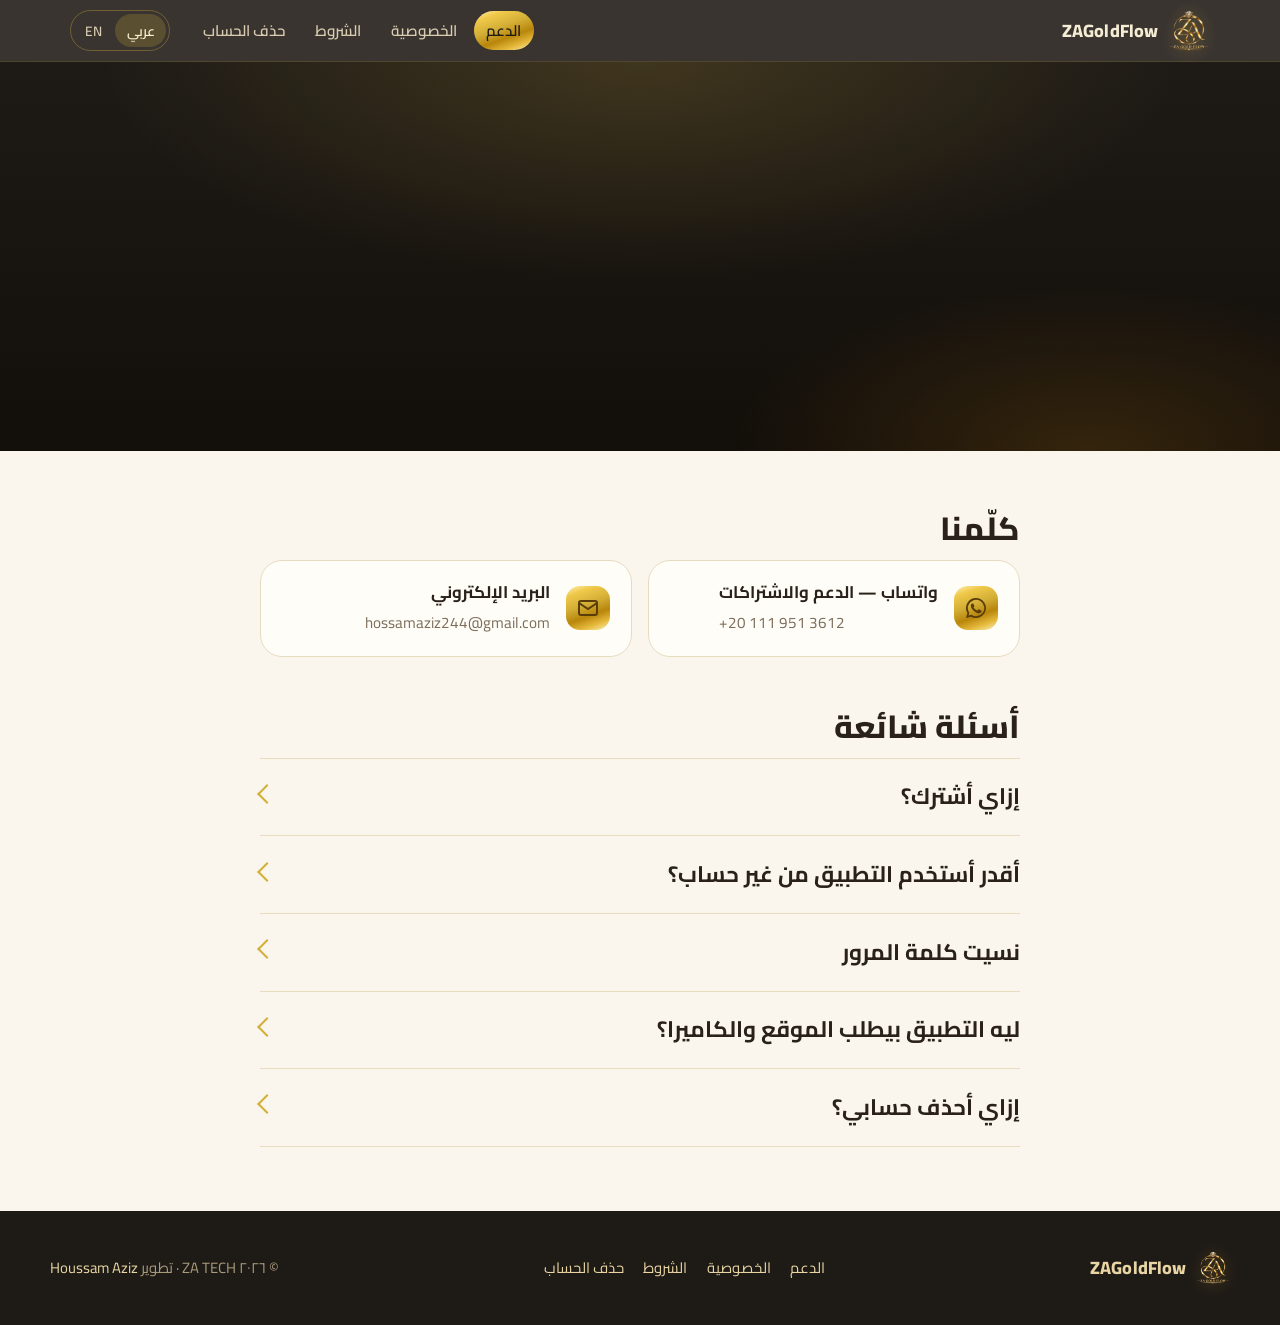
<file: zagoldflow/index.html>
<!doctype html><html lang="ar"><meta charset="utf-8"><title>ZAGoldFlow</title><meta http-equiv="refresh" content="0; url=support.html"><link rel="canonical" href="https://houssam3ziz.github.io/zagoldflow/support.html"><a href="support.html">ZAGoldFlow — الدعم</a></html>
</file>
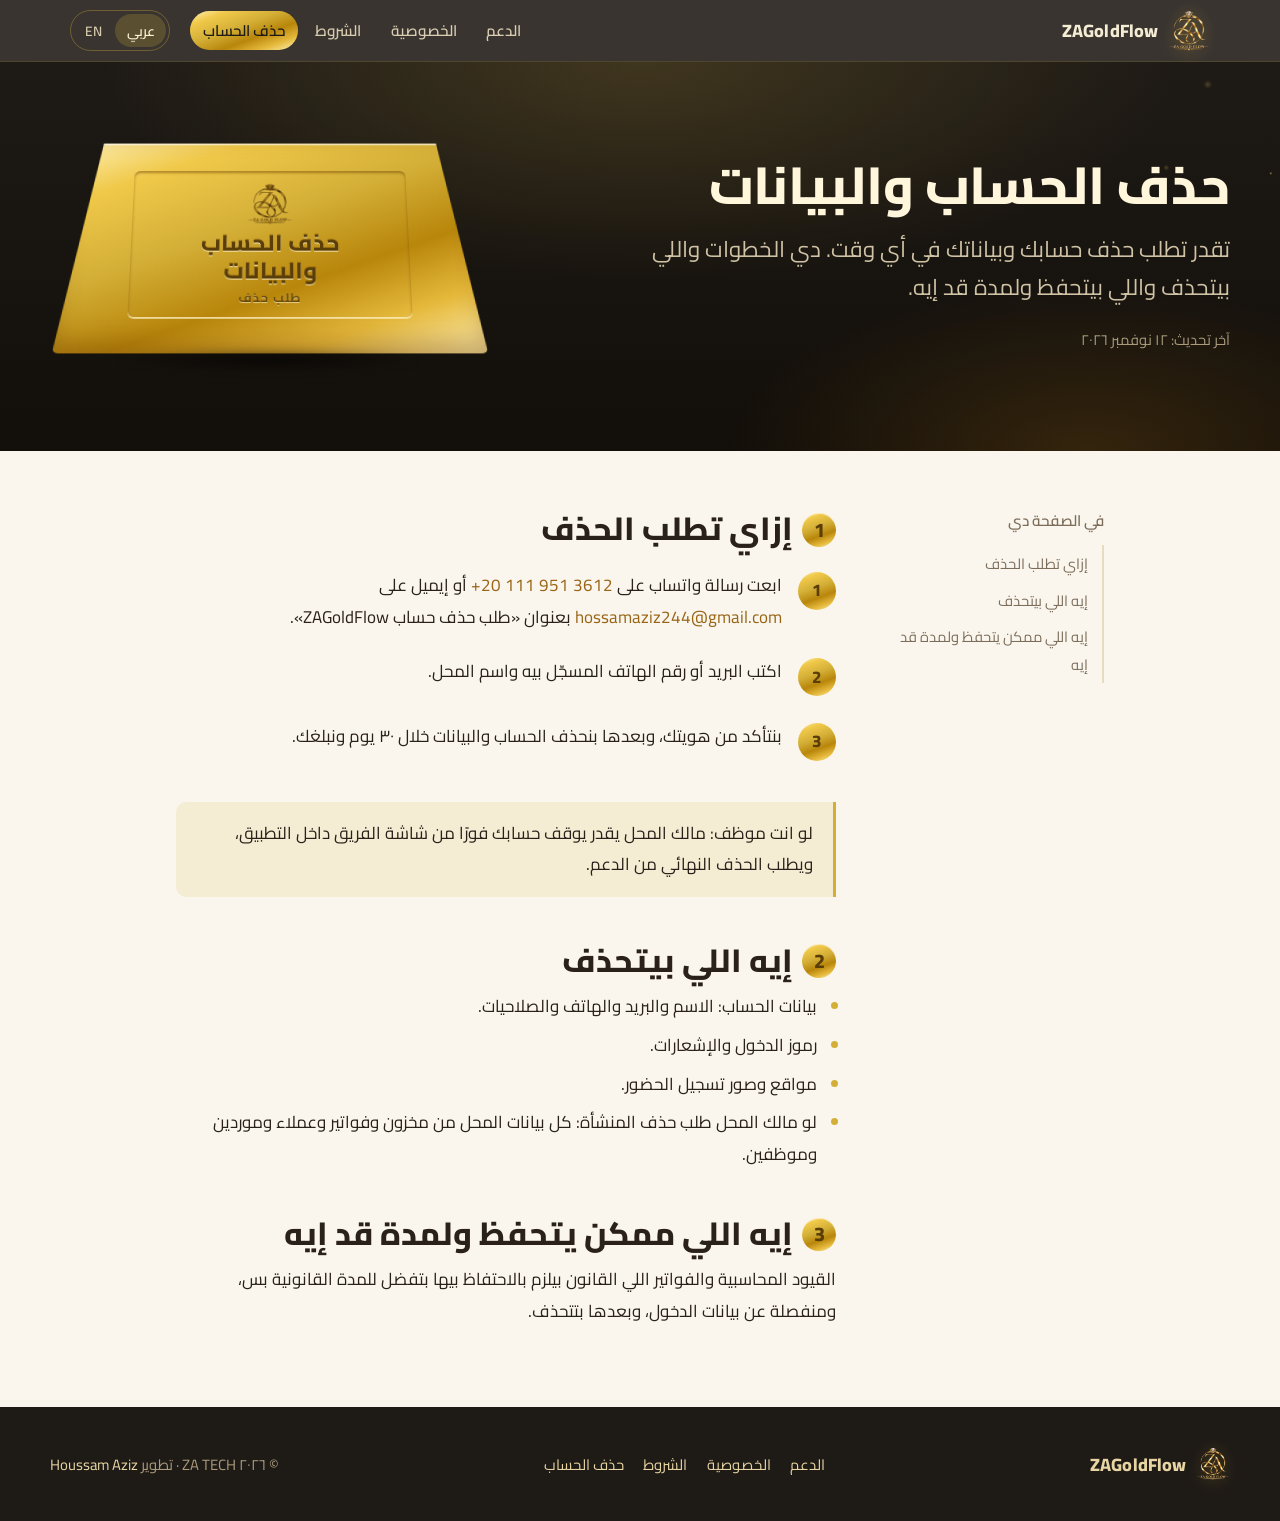
<file: zagoldflow/delete-account.html>
<!doctype html>
<html lang="ar" dir="rtl" data-title-ar="حذف الحساب والبيانات — ZAGoldFlow" data-title-en="Delete your account — ZAGoldFlow">
<head>
<meta charset="utf-8">
<meta name="viewport" content="width=device-width, initial-scale=1">
<title>حذف الحساب والبيانات — ZAGoldFlow</title>
<meta name="description" content="تقدر تطلب حذف حسابك وبياناتك في أي وقت. دي الخطوات واللي بيتحذف واللي بيتحفظ ولمدة قد إيه.">
<link rel="canonical" href="https://houssam3ziz.github.io/zagoldflow/delete-account.html">
<meta name="theme-color" content="#1e1a16">
<meta property="og:type" content="website">
<meta property="og:title" content="حذف الحساب والبيانات — ZAGoldFlow">
<meta property="og:description" content="تقدر تطلب حذف حسابك وبياناتك في أي وقت. دي الخطوات واللي بيتحذف واللي بيتحفظ ولمدة قد إيه.">
<meta property="og:image" content="https://houssam3ziz.github.io/zagoldflow/assets/og.jpg">
<meta property="og:url" content="https://houssam3ziz.github.io/zagoldflow/delete-account.html">
<link rel="icon" type="image/png" href="assets/logo-96.png">
<link rel="apple-touch-icon" href="assets/apple-touch-icon.png">
<link rel="preload" href="assets/fonts/cairo-regular.woff2" as="font" type="font/woff2" crossorigin>
<link rel="preload" href="assets/fonts/cairo-extrabold.woff2" as="font" type="font/woff2" crossorigin>
<link rel="stylesheet" href="assets/zgf.css?v=2">
<script src="assets/zgf.js?v=2" defer></script>
</head>
<body>
<a class="skip" href="#main"><span data-l="ar">تخطَّ إلى المحتوى</span><span data-l="en" lang="en" dir="ltr">Skip to content</span></a>
<header class="top"><div class="top__in">
  <a class="brand" href="support.html"><img src="assets/logo.webp" width="42" height="42" alt=""><span>ZAGoldFlow</span></a>
  <button class="menu" aria-expanded="false" aria-controls="nav"><span data-l="ar">القائمة</span><span data-l="en" lang="en" dir="ltr">Menu</span></button>
  <nav class="nav" id="nav" aria-label="ZAGoldFlow"><a href="support.html"><span data-l="ar">الدعم</span><span data-l="en" lang="en" dir="ltr">Support</span></a><a href="privacy.html"><span data-l="ar">الخصوصية</span><span data-l="en" lang="en" dir="ltr">Privacy</span></a><a href="terms.html"><span data-l="ar">الشروط</span><span data-l="en" lang="en" dir="ltr">Terms</span></a><a href="delete-account.html" aria-current="page"><span data-l="ar">حذف الحساب</span><span data-l="en" lang="en" dir="ltr">Delete account</span></a></nav>
  <div class="lang" role="group" aria-label="Language"><button type="button" data-set="ar" aria-pressed="true">عربي</button><button type="button" data-set="en" aria-pressed="false" lang="en">EN</button></div>
</div></header>
<section class="hero"><canvas class="dust" aria-hidden="true"></canvas><div class="hero__in">
  <div>
    <h1><span data-l="ar">حذف الحساب والبيانات</span><span data-l="en" lang="en" dir="ltr">Delete your account</span></h1>
    <p><span data-l="ar">تقدر تطلب حذف حسابك وبياناتك في أي وقت. دي الخطوات واللي بيتحذف واللي بيتحفظ ولمدة قد إيه.</span><span data-l="en" lang="en" dir="ltr">You can ask us to delete your account and data at any time. Here is how, what is deleted, and what is kept and for how long.</span></p>
    <div class="meta"><span data-l="ar">آخر تحديث: ١٢ نوفمبر ٢٠٢٦</span><span data-l="en" lang="en" dir="ltr">Last updated: November 12, 2026</span></div>
  </div>
  <div class="bar-wrap" aria-hidden="true">
    <div class="bar"><div class="bar__mark"><img src="assets/logo.webp" alt=""><span class="bar__title"><span data-l="ar">حذف الحساب والبيانات</span><span data-l="en" lang="en" dir="ltr">Delete your account</span></span><span class="bar__fine"><span data-l="ar">طلب حذف</span><span data-l="en" lang="en" dir="ltr">DELETION REQUEST</span></span></div></div>
    <div class="bar-shadow"></div>
  </div>
</div></section>
<main id="main" class="doc">
<aside class="toc"><h2><span data-l="ar">في الصفحة دي</span><span data-l="en" lang="en" dir="ltr">On this page</span></h2><ol><li><a href="#how"><span data-l="ar">إزاي تطلب الحذف</span><span data-l="en" lang="en" dir="ltr">How to request deletion</span></a></li><li><a href="#deleted"><span data-l="ar">إيه اللي بيتحذف</span><span data-l="en" lang="en" dir="ltr">What is deleted</span></a></li><li><a href="#kept"><span data-l="ar">إيه اللي ممكن يتحفظ ولمدة قد إيه</span><span data-l="en" lang="en" dir="ltr">What may be kept, and for how long</span></a></li></ol></aside>
<div class="prose"><h2 id="how"><span class="n">1</span><span data-l="ar">إزاي تطلب الحذف</span><span data-l="en" lang="en" dir="ltr">How to request deletion</span></h2><div data-l="ar"><ol class="steps">
<li>ابعت رسالة واتساب على <a href="https://wa.me/201119513612?text=%D8%B7%D9%84%D8%A8%20%D8%AD%D8%B0%D9%81%20%D8%AD%D8%B3%D8%A7%D8%A8%20ZAGoldFlow"><bdi dir="ltr">+20 111 951 3612</bdi></a> أو إيميل على <a href="mailto:hossamaziz244@gmail.com?subject=ZAGoldFlow%20account%20deletion">hossamaziz244@gmail.com</a> بعنوان «طلب حذف حساب ZAGoldFlow».</li>
<li>اكتب البريد أو رقم الهاتف المسجّل بيه واسم المحل.</li>
<li>بنتأكد من هويتك، وبعدها بنحذف الحساب والبيانات خلال ٣٠ يوم ونبلغك.</li>
</ol>
<p class="note">لو انت موظف: مالك المحل يقدر يوقف حسابك فورًا من شاشة الفريق داخل التطبيق، ويطلب الحذف النهائي من الدعم.</p></div><div data-l="en" lang="en" dir="ltr"><ol class="steps">
<li>Send a WhatsApp message to <a href="https://wa.me/201119513612"><bdi dir="ltr">+20 111 951 3612</bdi></a> or an email to <a href="mailto:hossamaziz244@gmail.com?subject=ZAGoldFlow%20account%20deletion">hossamaziz244@gmail.com</a> titled “ZAGoldFlow account deletion request”.</li>
<li>Include your registered email or phone number and your shop name.</li>
<li>We verify the request, delete the account and data within 30 days, and confirm to you.</li>
</ol>
<p class="note">If you are an employee, your shop owner can deactivate your account immediately from the Team screen in the app and request permanent deletion through support.</p></div>
<h2 id="deleted"><span class="n">2</span><span data-l="ar">إيه اللي بيتحذف</span><span data-l="en" lang="en" dir="ltr">What is deleted</span></h2><div data-l="ar"><ul><li>بيانات الحساب: الاسم والبريد والهاتف والصلاحيات.</li><li>رموز الدخول والإشعارات.</li><li>مواقع وصور تسجيل الحضور.</li><li>لو مالك المحل طلب حذف المنشأة: كل بيانات المحل من مخزون وفواتير وعملاء وموردين وموظفين.</li></ul></div><div data-l="en" lang="en" dir="ltr"><ul><li>Account data: name, email, phone and permissions.</li><li>Sign-in and push tokens.</li><li>Attendance-punch locations and selfies.</li><li>If the shop owner requests deletion of the business: all shop data — inventory, invoices, customers, suppliers and employees.</li></ul></div>
<h2 id="kept"><span class="n">3</span><span data-l="ar">إيه اللي ممكن يتحفظ ولمدة قد إيه</span><span data-l="en" lang="en" dir="ltr">What may be kept, and for how long</span></h2><div data-l="ar"><p>القيود المحاسبية والفواتير اللي القانون بيلزم بالاحتفاظ بيها بتفضل للمدة القانونية بس، ومنفصلة عن بيانات الدخول، وبعدها بتتحذف.</p></div><div data-l="en" lang="en" dir="ltr"><p>Accounting entries and invoices that the law requires us to keep are retained only for the legal period, separated from sign-in data, and then deleted.</p></div></div>
</main>
<footer class="foot"><div class="foot__in">
  <a class="brand" href="support.html"><img src="assets/logo.webp" width="34" height="34" alt=""><span>ZAGoldFlow</span></a>
  <nav aria-label="Footer"><a href="support.html"><span data-l="ar">الدعم</span><span data-l="en" lang="en" dir="ltr">Support</span></a><a href="privacy.html"><span data-l="ar">الخصوصية</span><span data-l="en" lang="en" dir="ltr">Privacy</span></a><a href="terms.html"><span data-l="ar">الشروط</span><span data-l="en" lang="en" dir="ltr">Terms</span></a><a href="delete-account.html"><span data-l="ar">حذف الحساب</span><span data-l="en" lang="en" dir="ltr">Delete account</span></a></nav>
  <div><span data-l="ar">© ٢٠٢٦ ZA TECH · تطوير</span><span data-l="en" lang="en" dir="ltr">© 2026 ZA TECH · Built by</span> <a href="https://houssam3ziz.github.io/">Houssam Aziz</a></div>
</div></footer>
</body>
</html>
</file>
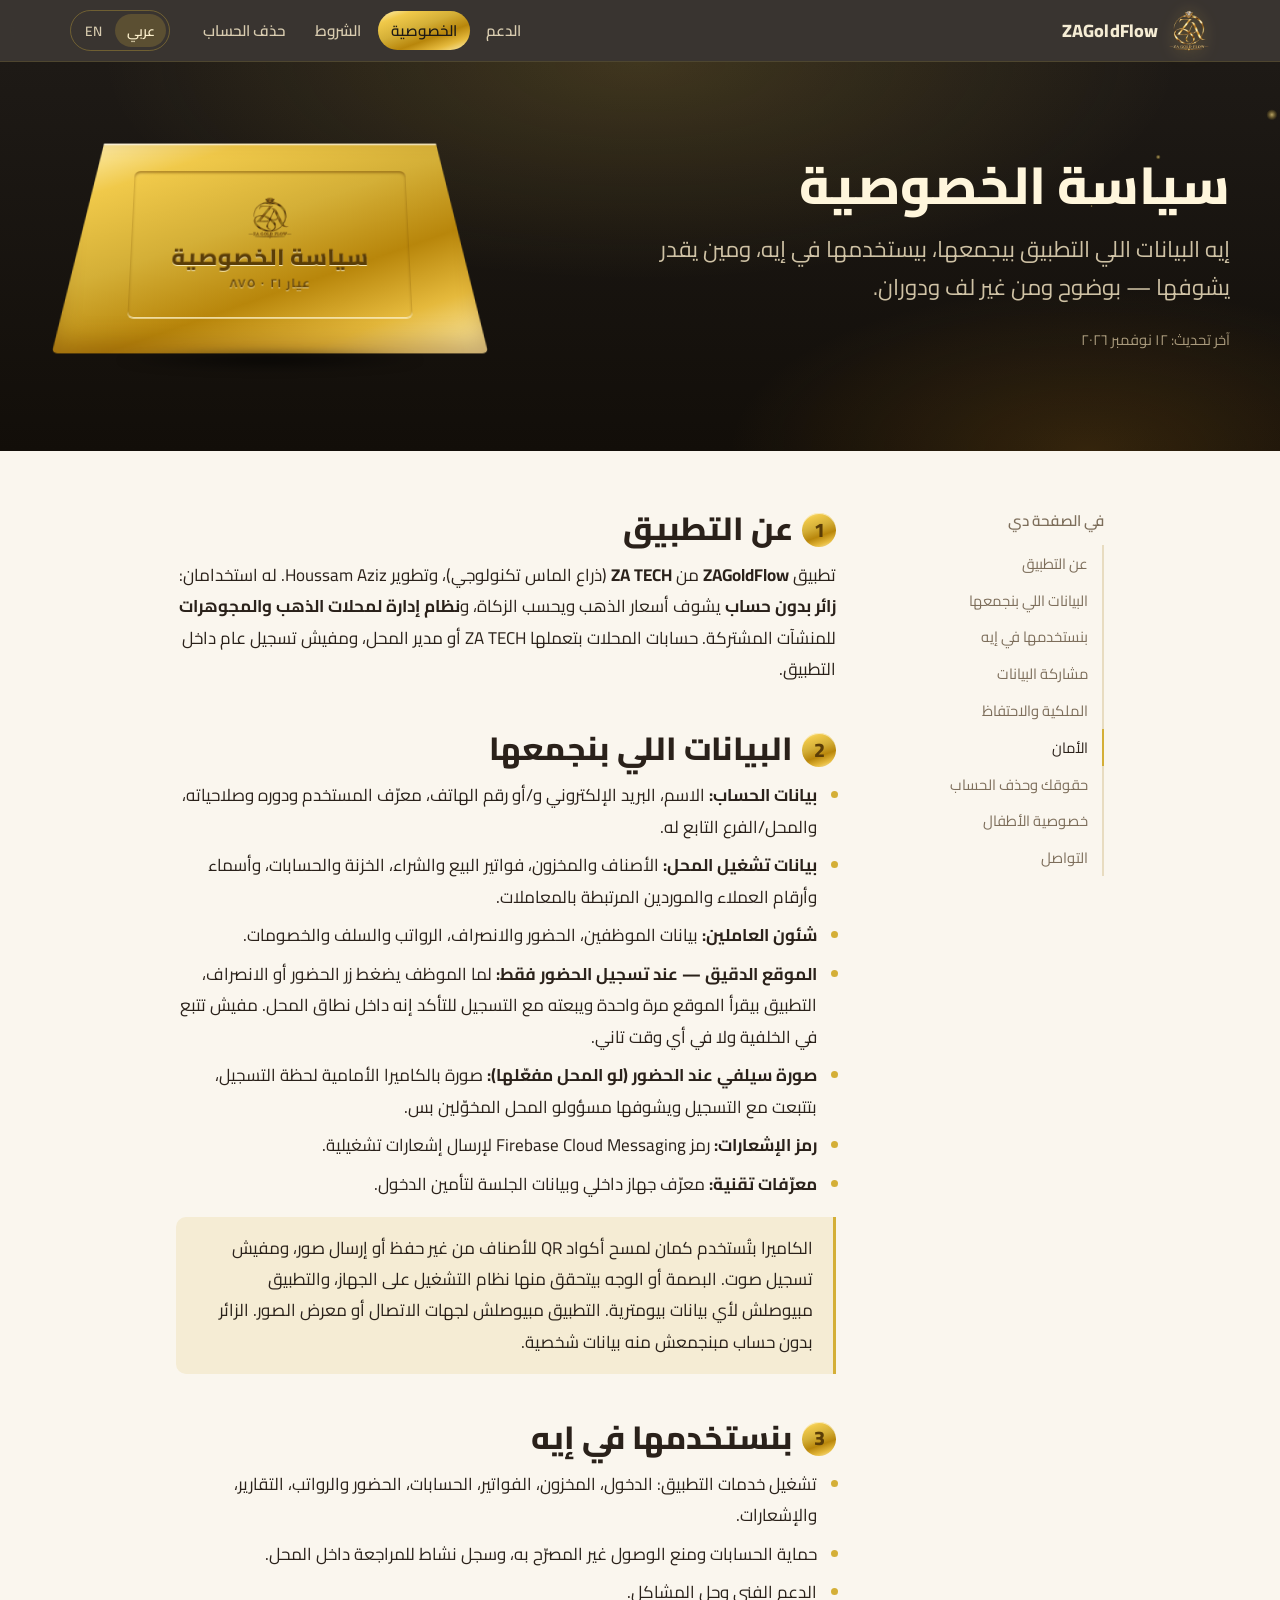
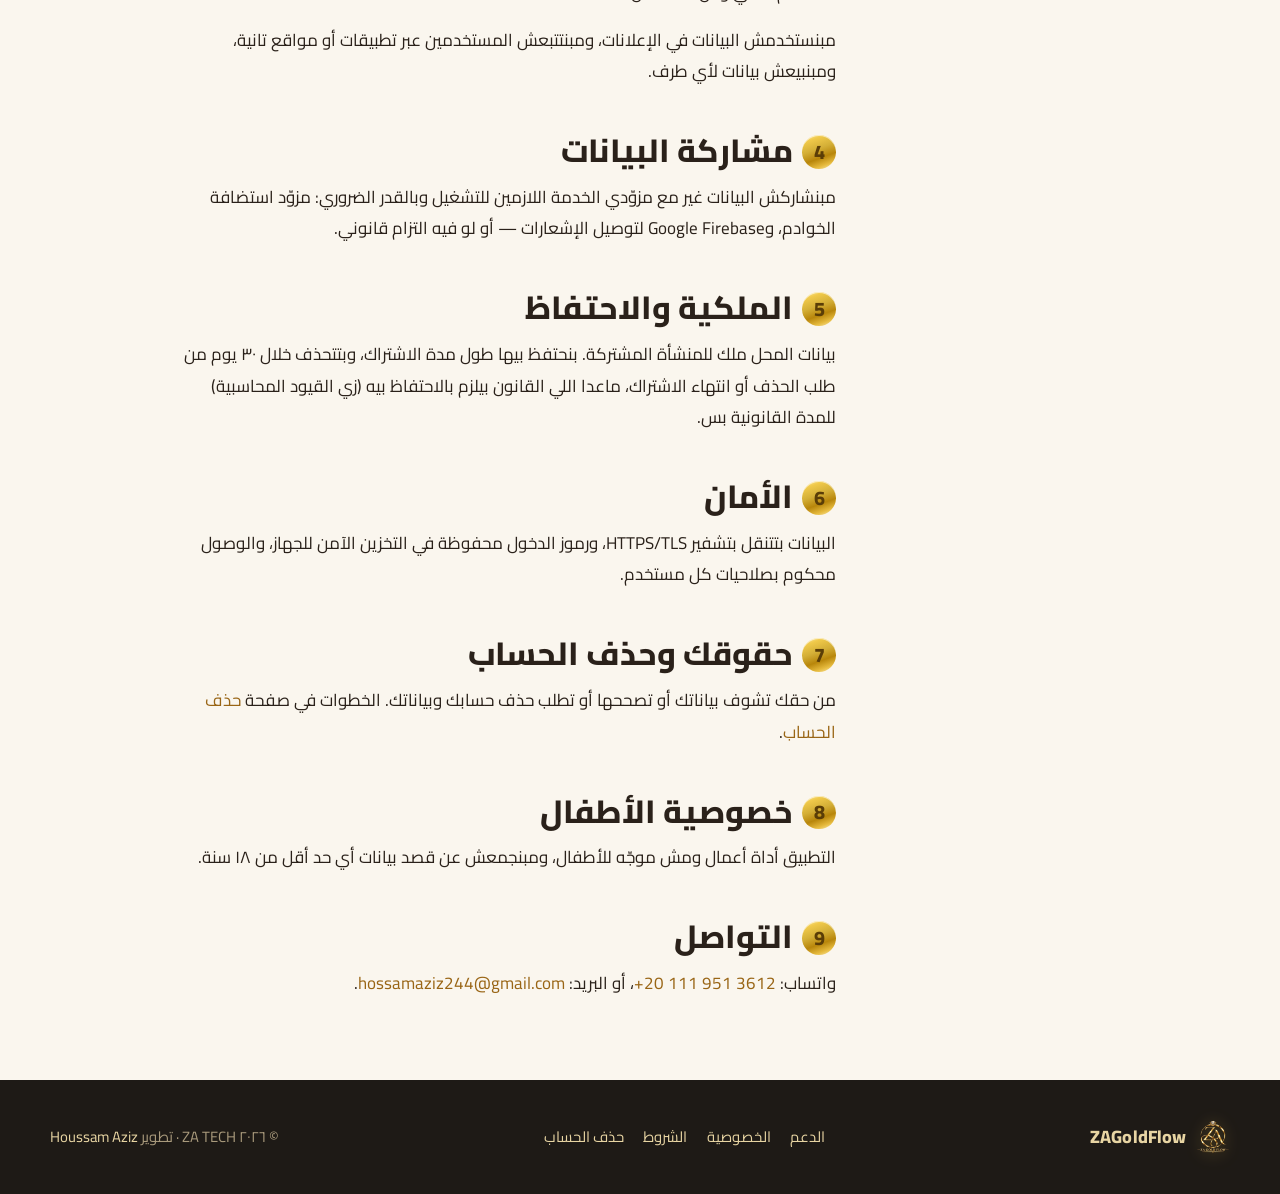
<file: zagoldflow/privacy.html>
<!doctype html>
<html lang="ar" dir="rtl" data-title-ar="سياسة الخصوصية — ZAGoldFlow" data-title-en="Privacy Policy — ZAGoldFlow">
<head>
<meta charset="utf-8">
<meta name="viewport" content="width=device-width, initial-scale=1">
<title>سياسة الخصوصية — ZAGoldFlow</title>
<meta name="description" content="إيه البيانات اللي التطبيق بيجمعها، بيستخدمها في إيه، ومين يقدر يشوفها — بوضوح ومن غير لف ودوران.">
<link rel="canonical" href="https://houssam3ziz.github.io/zagoldflow/privacy.html">
<meta name="theme-color" content="#1e1a16">
<meta property="og:type" content="website">
<meta property="og:title" content="سياسة الخصوصية — ZAGoldFlow">
<meta property="og:description" content="إيه البيانات اللي التطبيق بيجمعها، بيستخدمها في إيه، ومين يقدر يشوفها — بوضوح ومن غير لف ودوران.">
<meta property="og:image" content="https://houssam3ziz.github.io/zagoldflow/assets/og.jpg">
<meta property="og:url" content="https://houssam3ziz.github.io/zagoldflow/privacy.html">
<link rel="icon" type="image/png" href="assets/logo-96.png">
<link rel="apple-touch-icon" href="assets/apple-touch-icon.png">
<link rel="preload" href="assets/fonts/cairo-regular.woff2" as="font" type="font/woff2" crossorigin>
<link rel="preload" href="assets/fonts/cairo-extrabold.woff2" as="font" type="font/woff2" crossorigin>
<link rel="stylesheet" href="assets/zgf.css?v=2">
<script src="assets/zgf.js?v=2" defer></script>
</head>
<body>
<a class="skip" href="#main"><span data-l="ar">تخطَّ إلى المحتوى</span><span data-l="en" lang="en" dir="ltr">Skip to content</span></a>
<header class="top"><div class="top__in">
  <a class="brand" href="support.html"><img src="assets/logo.webp" width="42" height="42" alt=""><span>ZAGoldFlow</span></a>
  <button class="menu" aria-expanded="false" aria-controls="nav"><span data-l="ar">القائمة</span><span data-l="en" lang="en" dir="ltr">Menu</span></button>
  <nav class="nav" id="nav" aria-label="ZAGoldFlow"><a href="support.html"><span data-l="ar">الدعم</span><span data-l="en" lang="en" dir="ltr">Support</span></a><a href="privacy.html" aria-current="page"><span data-l="ar">الخصوصية</span><span data-l="en" lang="en" dir="ltr">Privacy</span></a><a href="terms.html"><span data-l="ar">الشروط</span><span data-l="en" lang="en" dir="ltr">Terms</span></a><a href="delete-account.html"><span data-l="ar">حذف الحساب</span><span data-l="en" lang="en" dir="ltr">Delete account</span></a></nav>
  <div class="lang" role="group" aria-label="Language"><button type="button" data-set="ar" aria-pressed="true">عربي</button><button type="button" data-set="en" aria-pressed="false" lang="en">EN</button></div>
</div></header>
<section class="hero"><canvas class="dust" aria-hidden="true"></canvas><div class="hero__in">
  <div>
    <h1><span data-l="ar">سياسة الخصوصية</span><span data-l="en" lang="en" dir="ltr">Privacy Policy</span></h1>
    <p><span data-l="ar">إيه البيانات اللي التطبيق بيجمعها، بيستخدمها في إيه، ومين يقدر يشوفها — بوضوح ومن غير لف ودوران.</span><span data-l="en" lang="en" dir="ltr">What the app collects, why, and who can see it — stated plainly.</span></p>
    <div class="meta"><span data-l="ar">آخر تحديث: ١٢ نوفمبر ٢٠٢٦</span><span data-l="en" lang="en" dir="ltr">Last updated: November 12, 2026</span></div>
  </div>
  <div class="bar-wrap" aria-hidden="true">
    <div class="bar"><div class="bar__mark"><img src="assets/logo.webp" alt=""><span class="bar__title"><span data-l="ar">سياسة الخصوصية</span><span data-l="en" lang="en" dir="ltr">Privacy Policy</span></span><span class="bar__fine"><span data-l="ar">عيار ٢١ · ٨٧٥</span><span data-l="en" lang="en" dir="ltr">21K · 875</span></span></div></div>
    <div class="bar-shadow"></div>
  </div>
</div></section>
<main id="main" class="doc">
<aside class="toc"><h2><span data-l="ar">في الصفحة دي</span><span data-l="en" lang="en" dir="ltr">On this page</span></h2><ol><li><a href="#about"><span data-l="ar">عن التطبيق</span><span data-l="en" lang="en" dir="ltr">About the app</span></a></li><li><a href="#collect"><span data-l="ar">البيانات اللي بنجمعها</span><span data-l="en" lang="en" dir="ltr">Data we collect</span></a></li><li><a href="#use"><span data-l="ar">بنستخدمها في إيه</span><span data-l="en" lang="en" dir="ltr">How we use it</span></a></li><li><a href="#share"><span data-l="ar">مشاركة البيانات</span><span data-l="en" lang="en" dir="ltr">Sharing</span></a></li><li><a href="#retention"><span data-l="ar">الملكية والاحتفاظ</span><span data-l="en" lang="en" dir="ltr">Ownership and retention</span></a></li><li><a href="#security"><span data-l="ar">الأمان</span><span data-l="en" lang="en" dir="ltr">Security</span></a></li><li><a href="#rights"><span data-l="ar">حقوقك وحذف الحساب</span><span data-l="en" lang="en" dir="ltr">Your rights</span></a></li><li><a href="#children"><span data-l="ar">خصوصية الأطفال</span><span data-l="en" lang="en" dir="ltr">Children</span></a></li><li><a href="#contact"><span data-l="ar">التواصل</span><span data-l="en" lang="en" dir="ltr">Contact</span></a></li></ol></aside>
<div class="prose"><h2 id="about"><span class="n">1</span><span data-l="ar">عن التطبيق</span><span data-l="en" lang="en" dir="ltr">About the app</span></h2><div data-l="ar"><p>تطبيق <strong>ZAGoldFlow</strong> من <strong>ZA TECH</strong> (ذراع الماس تكنولوجي)، وتطوير Houssam Aziz. له استخدامان: <strong>زائر بدون حساب</strong> يشوف أسعار الذهب ويحسب الزكاة، و<strong>نظام إدارة لمحلات الذهب والمجوهرات</strong> للمنشآت المشتركة. حسابات المحلات بتعملها ZA TECH أو مدير المحل، ومفيش تسجيل عام داخل التطبيق.</p></div><div data-l="en" lang="en" dir="ltr"><p><strong>ZAGoldFlow</strong> is published by <strong>ZA TECH</strong> (Zeraa El Mass Technology) and developed by Houssam Aziz. It has two uses: <strong>guests without an account</strong> can view gold prices and calculate Zakat, and <strong>subscribed gold and jewelry shops</strong> use it to run their business. Shop accounts are created by ZA TECH or the shop administrator; there is no public sign-up in the app.</p></div>
<h2 id="collect"><span class="n">2</span><span data-l="ar">البيانات اللي بنجمعها</span><span data-l="en" lang="en" dir="ltr">Data we collect</span></h2><div data-l="ar"><ul>
<li><strong>بيانات الحساب:</strong> الاسم، البريد الإلكتروني و/أو رقم الهاتف، معرّف المستخدم ودوره وصلاحياته، والمحل/الفرع التابع له.</li>
<li><strong>بيانات تشغيل المحل:</strong> الأصناف والمخزون، فواتير البيع والشراء، الخزنة والحسابات، وأسماء وأرقام العملاء والموردين المرتبطة بالمعاملات.</li>
<li><strong>شئون العاملين:</strong> بيانات الموظفين، الحضور والانصراف، الرواتب والسلف والخصومات.</li>
<li><strong>الموقع الدقيق — عند تسجيل الحضور فقط:</strong> لما الموظف يضغط زر الحضور أو الانصراف، التطبيق بيقرأ الموقع مرة واحدة ويبعته مع التسجيل للتأكد إنه داخل نطاق المحل. مفيش تتبع في الخلفية ولا في أي وقت تاني.</li>
<li><strong>صورة سيلفي عند الحضور (لو المحل مفعّلها):</strong> صورة بالكاميرا الأمامية لحظة التسجيل، بتتبعت مع التسجيل ويشوفها مسؤولو المحل المخوّلين بس.</li>
<li><strong>رمز الإشعارات:</strong> رمز Firebase Cloud Messaging لإرسال إشعارات تشغيلية.</li>
<li><strong>معرّفات تقنية:</strong> معرّف جهاز داخلي وبيانات الجلسة لتأمين الدخول.</li>
</ul>
<p class="note">الكاميرا بتُستخدم كمان لمسح أكواد QR للأصناف من غير حفظ أو إرسال صور، ومفيش تسجيل صوت. البصمة أو الوجه بيتحقق منها نظام التشغيل على الجهاز، والتطبيق مبيوصلش لأي بيانات بيومترية. التطبيق مبيوصلش لجهات الاتصال أو معرض الصور. الزائر بدون حساب مبنجمعش منه بيانات شخصية.</p></div><div data-l="en" lang="en" dir="ltr"><ul>
<li><strong>Account data:</strong> name, email and/or phone number, user ID, role and permissions, and the shop/branch the user belongs to.</li>
<li><strong>Shop data:</strong> items and inventory, sales and purchase invoices, cash/vault and accounting records, and names and phone numbers of customers and suppliers linked to transactions.</li>
<li><strong>HR data:</strong> employee records, attendance, salaries, advances and deductions.</li>
<li><strong>Precise location — attendance punch only:</strong> when an employee taps check-in or check-out, the app reads the location once and sends it with the punch to confirm they are at the shop. No background tracking, ever.</li>
<li><strong>Attendance selfie (if the shop enables it):</strong> a front-camera photo taken at the moment of the punch, sent with it and visible only to authorized shop managers.</li>
<li><strong>Push token:</strong> a Firebase Cloud Messaging token to deliver operational notifications.</li>
<li><strong>Technical identifiers:</strong> an app-generated device ID and session data used to secure sign-in.</li>
</ul>
<p class="note">The camera is also used to scan item QR codes without storing or sending photos, and no audio is recorded. Fingerprint/face checks are performed by the operating system; the app never receives biometric data. The app does not access contacts or the photo gallery. Guests provide no personal data.</p></div>
<h2 id="use"><span class="n">3</span><span data-l="ar">بنستخدمها في إيه</span><span data-l="en" lang="en" dir="ltr">How we use it</span></h2><div data-l="ar"><ul><li>تشغيل خدمات التطبيق: الدخول، المخزون، الفواتير، الحسابات، الحضور والرواتب، التقارير، والإشعارات.</li><li>حماية الحسابات ومنع الوصول غير المصرّح به، وسجل نشاط للمراجعة داخل المحل.</li><li>الدعم الفني وحل المشاكل.</li></ul><p>مبنستخدمش البيانات في الإعلانات، ومبنتتبعش المستخدمين عبر تطبيقات أو مواقع تانية، ومبنبيعش بيانات لأي طرف.</p></div><div data-l="en" lang="en" dir="ltr"><ul><li>To provide the app: sign-in, inventory, invoicing, accounting, attendance and payroll, reporting and notifications.</li><li>To secure accounts, prevent unauthorized access and keep an in-shop activity log.</li><li>To provide technical support.</li></ul><p>We do not use data for advertising, do not track users across other apps or websites, and do not sell data.</p></div>
<h2 id="share"><span class="n">4</span><span data-l="ar">مشاركة البيانات</span><span data-l="en" lang="en" dir="ltr">Sharing</span></h2><div data-l="ar"><p>مبنشاركش البيانات غير مع مزوّدي الخدمة اللازمين للتشغيل وبالقدر الضروري: مزوّد استضافة الخوادم، وGoogle Firebase لتوصيل الإشعارات — أو لو فيه التزام قانوني.</p></div><div data-l="en" lang="en" dir="ltr"><p>Data is shared only with providers strictly needed to run the service — our server host and Google Firebase for notification delivery — or where the law requires it.</p></div>
<h2 id="retention"><span class="n">5</span><span data-l="ar">الملكية والاحتفاظ</span><span data-l="en" lang="en" dir="ltr">Ownership and retention</span></h2><div data-l="ar"><p>بيانات المحل ملك للمنشأة المشتركة. بنحتفظ بيها طول مدة الاشتراك، وبتتحذف خلال ٣٠ يوم من طلب الحذف أو انتهاء الاشتراك، ماعدا اللي القانون بيلزم بالاحتفاظ بيه (زي القيود المحاسبية) للمدة القانونية بس.</p></div><div data-l="en" lang="en" dir="ltr"><p>Shop data belongs to the subscribing business. It is kept for the subscription period and deleted within 30 days of a deletion request or the end of the subscription, except records the law requires us to keep (such as accounting entries), kept only for the legal period.</p></div>
<h2 id="security"><span class="n">6</span><span data-l="ar">الأمان</span><span data-l="en" lang="en" dir="ltr">Security</span></h2><div data-l="ar"><p>البيانات بتتنقل بتشفير HTTPS/TLS، ورموز الدخول محفوظة في التخزين الآمن للجهاز، والوصول محكوم بصلاحيات كل مستخدم.</p></div><div data-l="en" lang="en" dir="ltr"><p>Data travels over HTTPS/TLS, sign-in tokens are kept in the device’s secure storage, and access is limited by each user’s permissions.</p></div>
<h2 id="rights"><span class="n">7</span><span data-l="ar">حقوقك وحذف الحساب</span><span data-l="en" lang="en" dir="ltr">Your rights</span></h2><div data-l="ar"><p>من حقك تشوف بياناتك أو تصححها أو تطلب حذف حسابك وبياناتك. الخطوات في صفحة <a href="delete-account.html">حذف الحساب</a>.</p></div><div data-l="en" lang="en" dir="ltr"><p>You can access or correct your data and request deletion of your account and data. See <a href="delete-account.html">Delete your account</a>.</p></div>
<h2 id="children"><span class="n">8</span><span data-l="ar">خصوصية الأطفال</span><span data-l="en" lang="en" dir="ltr">Children</span></h2><div data-l="ar"><p>التطبيق أداة أعمال ومش موجّه للأطفال، ومبنجمعش عن قصد بيانات أي حد أقل من ١٨ سنة.</p></div><div data-l="en" lang="en" dir="ltr"><p>The app is a business tool not directed at children, and we do not knowingly collect data from anyone under 18.</p></div>
<h2 id="contact"><span class="n">9</span><span data-l="ar">التواصل</span><span data-l="en" lang="en" dir="ltr">Contact</span></h2><div data-l="ar"><p>واتساب: <a href="https://wa.me/201119513612"><bdi dir="ltr">+20 111 951 3612</bdi></a>، أو البريد: <a href="mailto:hossamaziz244@gmail.com">hossamaziz244@gmail.com</a>.</p></div><div data-l="en" lang="en" dir="ltr"><p>WhatsApp: <a href="https://wa.me/201119513612"><bdi dir="ltr">+20 111 951 3612</bdi></a>, or email: <a href="mailto:hossamaziz244@gmail.com">hossamaziz244@gmail.com</a>.</p></div></div>
</main>
<footer class="foot"><div class="foot__in">
  <a class="brand" href="support.html"><img src="assets/logo.webp" width="34" height="34" alt=""><span>ZAGoldFlow</span></a>
  <nav aria-label="Footer"><a href="support.html"><span data-l="ar">الدعم</span><span data-l="en" lang="en" dir="ltr">Support</span></a><a href="privacy.html"><span data-l="ar">الخصوصية</span><span data-l="en" lang="en" dir="ltr">Privacy</span></a><a href="terms.html"><span data-l="ar">الشروط</span><span data-l="en" lang="en" dir="ltr">Terms</span></a><a href="delete-account.html"><span data-l="ar">حذف الحساب</span><span data-l="en" lang="en" dir="ltr">Delete account</span></a></nav>
  <div><span data-l="ar">© ٢٠٢٦ ZA TECH · تطوير</span><span data-l="en" lang="en" dir="ltr">© 2026 ZA TECH · Built by</span> <a href="https://houssam3ziz.github.io/">Houssam Aziz</a></div>
</div></footer>
</body>
</html>
</file>
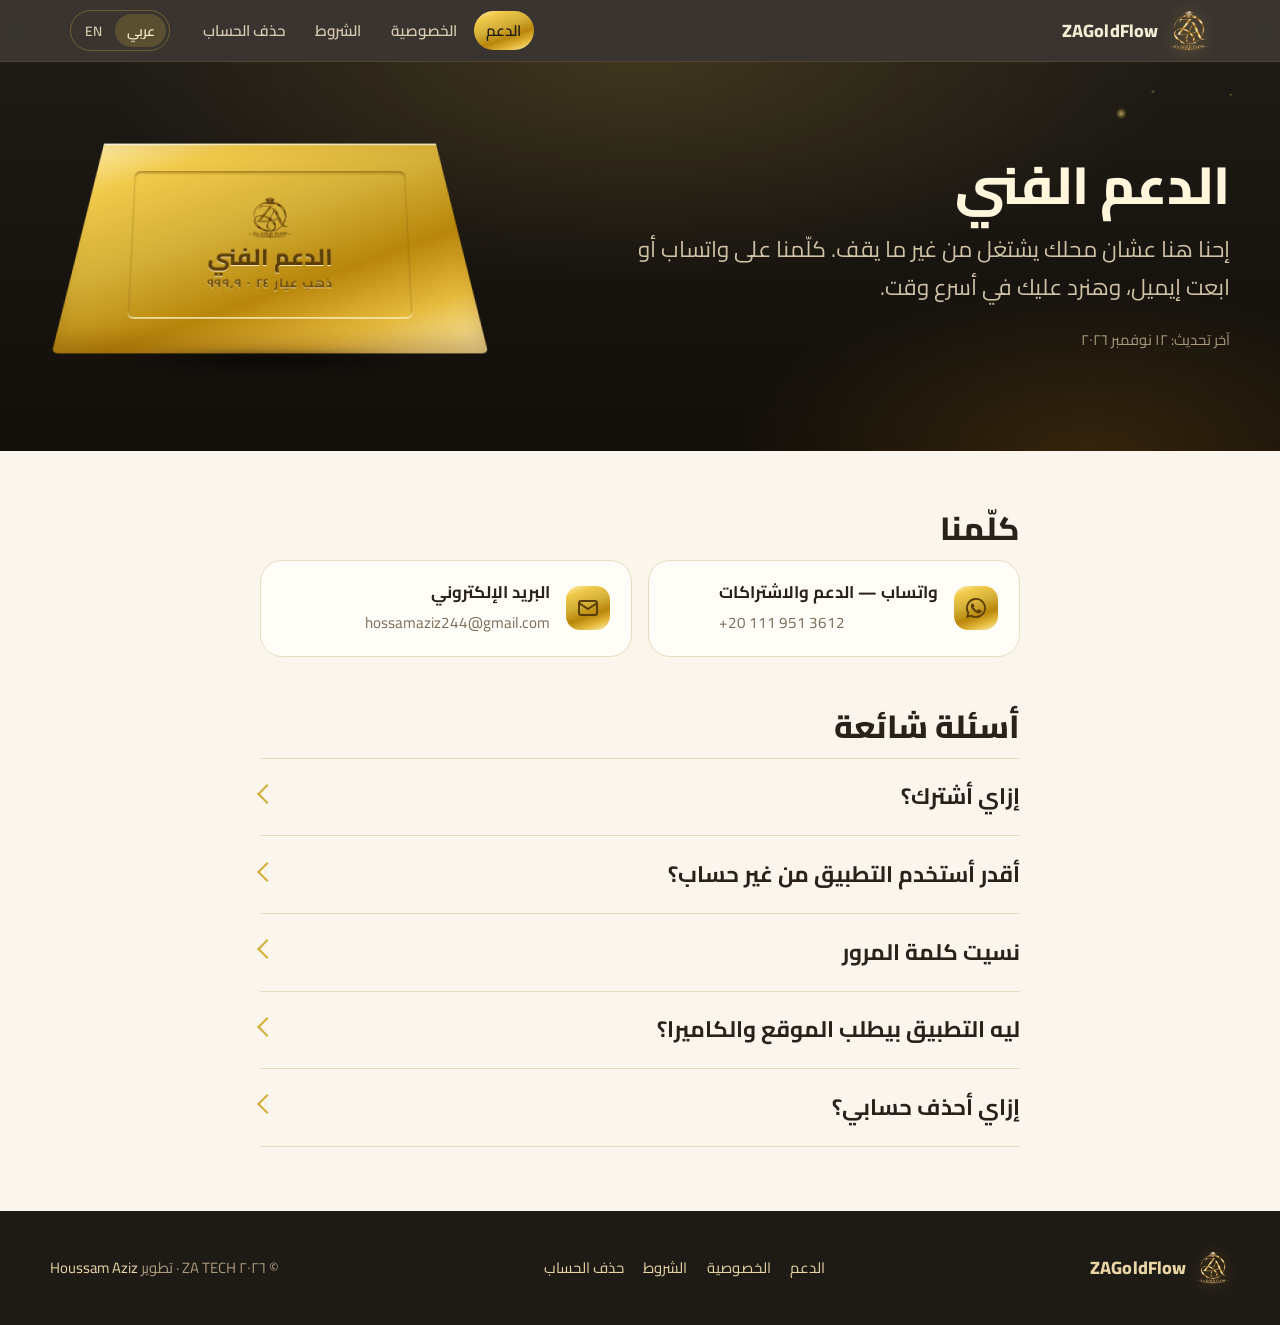
<file: zagoldflow/support.html>
<!doctype html>
<html lang="ar" dir="rtl" data-title-ar="الدعم الفني — ZAGoldFlow" data-title-en="Support — ZAGoldFlow">
<head>
<meta charset="utf-8">
<meta name="viewport" content="width=device-width, initial-scale=1">
<title>الدعم الفني — ZAGoldFlow</title>
<meta name="description" content="إحنا هنا عشان محلك يشتغل من غير ما يقف. كلّمنا على واتساب أو ابعت إيميل، وهنرد عليك في أسرع وقت.">
<link rel="canonical" href="https://houssam3ziz.github.io/zagoldflow/support.html">
<meta name="theme-color" content="#1e1a16">
<meta property="og:type" content="website">
<meta property="og:title" content="الدعم الفني — ZAGoldFlow">
<meta property="og:description" content="إحنا هنا عشان محلك يشتغل من غير ما يقف. كلّمنا على واتساب أو ابعت إيميل، وهنرد عليك في أسرع وقت.">
<meta property="og:image" content="https://houssam3ziz.github.io/zagoldflow/assets/og.jpg">
<meta property="og:url" content="https://houssam3ziz.github.io/zagoldflow/support.html">
<link rel="icon" type="image/png" href="assets/logo-96.png">
<link rel="apple-touch-icon" href="assets/apple-touch-icon.png">
<link rel="preload" href="assets/fonts/cairo-regular.woff2" as="font" type="font/woff2" crossorigin>
<link rel="preload" href="assets/fonts/cairo-extrabold.woff2" as="font" type="font/woff2" crossorigin>
<link rel="stylesheet" href="assets/zgf.css?v=2">
<script src="assets/zgf.js?v=2" defer></script>
</head>
<body>
<a class="skip" href="#main"><span data-l="ar">تخطَّ إلى المحتوى</span><span data-l="en" lang="en" dir="ltr">Skip to content</span></a>
<header class="top"><div class="top__in">
  <a class="brand" href="support.html"><img src="assets/logo.webp" width="42" height="42" alt=""><span>ZAGoldFlow</span></a>
  <button class="menu" aria-expanded="false" aria-controls="nav"><span data-l="ar">القائمة</span><span data-l="en" lang="en" dir="ltr">Menu</span></button>
  <nav class="nav" id="nav" aria-label="ZAGoldFlow"><a href="support.html" aria-current="page"><span data-l="ar">الدعم</span><span data-l="en" lang="en" dir="ltr">Support</span></a><a href="privacy.html"><span data-l="ar">الخصوصية</span><span data-l="en" lang="en" dir="ltr">Privacy</span></a><a href="terms.html"><span data-l="ar">الشروط</span><span data-l="en" lang="en" dir="ltr">Terms</span></a><a href="delete-account.html"><span data-l="ar">حذف الحساب</span><span data-l="en" lang="en" dir="ltr">Delete account</span></a></nav>
  <div class="lang" role="group" aria-label="Language"><button type="button" data-set="ar" aria-pressed="true">عربي</button><button type="button" data-set="en" aria-pressed="false" lang="en">EN</button></div>
</div></header>
<section class="hero"><canvas class="dust" aria-hidden="true"></canvas><div class="hero__in">
  <div>
    <h1><span data-l="ar">الدعم الفني</span><span data-l="en" lang="en" dir="ltr">Support</span></h1>
    <p><span data-l="ar">إحنا هنا عشان محلك يشتغل من غير ما يقف. كلّمنا على واتساب أو ابعت إيميل، وهنرد عليك في أسرع وقت.</span><span data-l="en" lang="en" dir="ltr">We keep your shop running. Message us on WhatsApp or send an email and we will get back to you quickly.</span></p>
    <div class="meta"><span data-l="ar">آخر تحديث: ١٢ نوفمبر ٢٠٢٦</span><span data-l="en" lang="en" dir="ltr">Last updated: November 12, 2026</span></div>
  </div>
  <div class="bar-wrap" aria-hidden="true">
    <div class="bar"><div class="bar__mark"><img src="assets/logo.webp" alt=""><span class="bar__title"><span data-l="ar">الدعم الفني</span><span data-l="en" lang="en" dir="ltr">Support</span></span><span class="bar__fine"><span data-l="ar">ذهب عيار ٢٤ · ٩٩٩٫٩</span><span data-l="en" lang="en" dir="ltr">FINE GOLD 999.9</span></span></div></div>
    <div class="bar-shadow"></div>
  </div>
</div></section>
<main id="main" class="doc doc--plain">

<div class="prose">
<h2 id="contact"><span data-l="ar">كلّمنا</span><span data-l="en" lang="en" dir="ltr">Contact us</span></h2>
<div class="channels">
  <a class="channel" href="https://wa.me/201119513612"><svg viewBox="0 0 24 24" fill="currentColor" aria-hidden="true"><path d="M12 2a10 10 0 0 0-8.6 15.1L2 22l5-1.3A10 10 0 1 0 12 2Zm0 18.2a8.2 8.2 0 0 1-4.2-1.2l-.3-.2-3 .8.8-2.9-.2-.3A8.2 8.2 0 1 1 12 20.2Zm4.5-6.1c-.2-.1-1.5-.7-1.7-.8-.2-.1-.4-.1-.6.1l-.8 1c-.1.2-.3.2-.5.1a6.7 6.7 0 0 1-3.3-2.9c-.3-.4.3-.4.7-1.4.1-.2 0-.3 0-.5l-.8-1.8c-.2-.5-.4-.4-.6-.4h-.5a1 1 0 0 0-.7.3 3 3 0 0 0-.9 2.2 5.2 5.2 0 0 0 1.1 2.7 11.8 11.8 0 0 0 4.5 4c1.7.7 2.3.8 3.2.6a2.7 2.7 0 0 0 1.8-1.3 2.2 2.2 0 0 0 .1-1.3c0-.1-.2-.2-.5-.3Z"/></svg><div><b><span data-l="ar">واتساب — الدعم والاشتراكات</span><span data-l="en" lang="en" dir="ltr">WhatsApp — support & subscriptions</span></b><span class="num"><bdi dir="ltr">+20 111 951 3612</bdi></span></div></a>
  <a class="channel" href="mailto:hossamaziz244@gmail.com"><svg viewBox="0 0 24 24" fill="none" stroke="currentColor" stroke-width="2" aria-hidden="true"><rect x="3" y="5" width="18" height="14" rx="2"/><path d="m3 7 9 6 9-6"/></svg><div><b><span data-l="ar">البريد الإلكتروني</span><span data-l="en" lang="en" dir="ltr">Email</span></b><span class="num">hossamaziz244@gmail.com</span></div></a>
</div>
<h2 id="faq"><span data-l="ar">أسئلة شائعة</span><span data-l="en" lang="en" dir="ltr">Common questions</span></h2>
<div class="faq"><details><summary><span data-l="ar">إزاي أشترك؟</span><span data-l="en" lang="en" dir="ltr">How do I subscribe?</span></summary><div class="a"><span data-l="ar">الاشتراك مباشرة مع ZA TECH على واتساب، وبعدها بنعمل حساب المحل وحساب المالك. مفيش مشتريات داخل التطبيق.</span><span data-l="en" lang="en" dir="ltr">Subscriptions are arranged directly with ZA TECH on WhatsApp; we then create your shop and owner accounts. There are no in-app purchases.</span></div></details><details><summary><span data-l="ar">أقدر أستخدم التطبيق من غير حساب؟</span><span data-l="en" lang="en" dir="ltr">Can I use the app without an account?</span></summary><div class="a"><span data-l="ar">أيوه. أسعار الذهب وحاسبة الزكاة متاحين لأي حد من شاشة الدخول.</span><span data-l="en" lang="en" dir="ltr">Yes. Gold prices and the Zakat calculator are open to everyone from the sign-in screen.</span></div></details><details><summary><span data-l="ar">نسيت كلمة المرور</span><span data-l="en" lang="en" dir="ltr">I forgot my password</span></summary><div class="a"><span data-l="ar">اضغط «نسيت كلمة المرور» في شاشة الدخول، أو اطلب من مالك المحل يعيد تعيينها.</span><span data-l="en" lang="en" dir="ltr">Tap “Forgot password” on the sign-in screen, or ask your shop owner to reset it.</span></div></details><details><summary><span data-l="ar">ليه التطبيق بيطلب الموقع والكاميرا؟</span><span data-l="en" lang="en" dir="ltr">Why does the app ask for location and camera?</span></summary><div class="a"><span data-l="ar">الموقع بيتقري مرة واحدة لحظة تسجيل حضور الموظف عشان نتأكد إنه في المحل، والكاميرا لصورة السيلفي لو المحل مفعّلها ولمسح أكواد QR للأصناف.</span><span data-l="en" lang="en" dir="ltr">Location is read once at the moment an employee checks in, to confirm they are at the shop. The camera takes the attendance selfie if the shop enables it, and scans item QR codes.</span></div></details><details><summary><span data-l="ar">إزاي أحذف حسابي؟</span><span data-l="en" lang="en" dir="ltr">How do I delete my account?</span></summary><div class="a"><span data-l="ar">الخطوات كلها في صفحة <a href="delete-account.html">حذف الحساب</a>.</span><span data-l="en" lang="en" dir="ltr">Follow the steps on <a href="delete-account.html">Delete your account</a>.</span></div></details></div>
</div>
</main>
<footer class="foot"><div class="foot__in">
  <a class="brand" href="support.html"><img src="assets/logo.webp" width="34" height="34" alt=""><span>ZAGoldFlow</span></a>
  <nav aria-label="Footer"><a href="support.html"><span data-l="ar">الدعم</span><span data-l="en" lang="en" dir="ltr">Support</span></a><a href="privacy.html"><span data-l="ar">الخصوصية</span><span data-l="en" lang="en" dir="ltr">Privacy</span></a><a href="terms.html"><span data-l="ar">الشروط</span><span data-l="en" lang="en" dir="ltr">Terms</span></a><a href="delete-account.html"><span data-l="ar">حذف الحساب</span><span data-l="en" lang="en" dir="ltr">Delete account</span></a></nav>
  <div><span data-l="ar">© ٢٠٢٦ ZA TECH · تطوير</span><span data-l="en" lang="en" dir="ltr">© 2026 ZA TECH · Built by</span> <a href="https://houssam3ziz.github.io/">Houssam Aziz</a></div>
</div></footer>
</body>
</html>
</file>
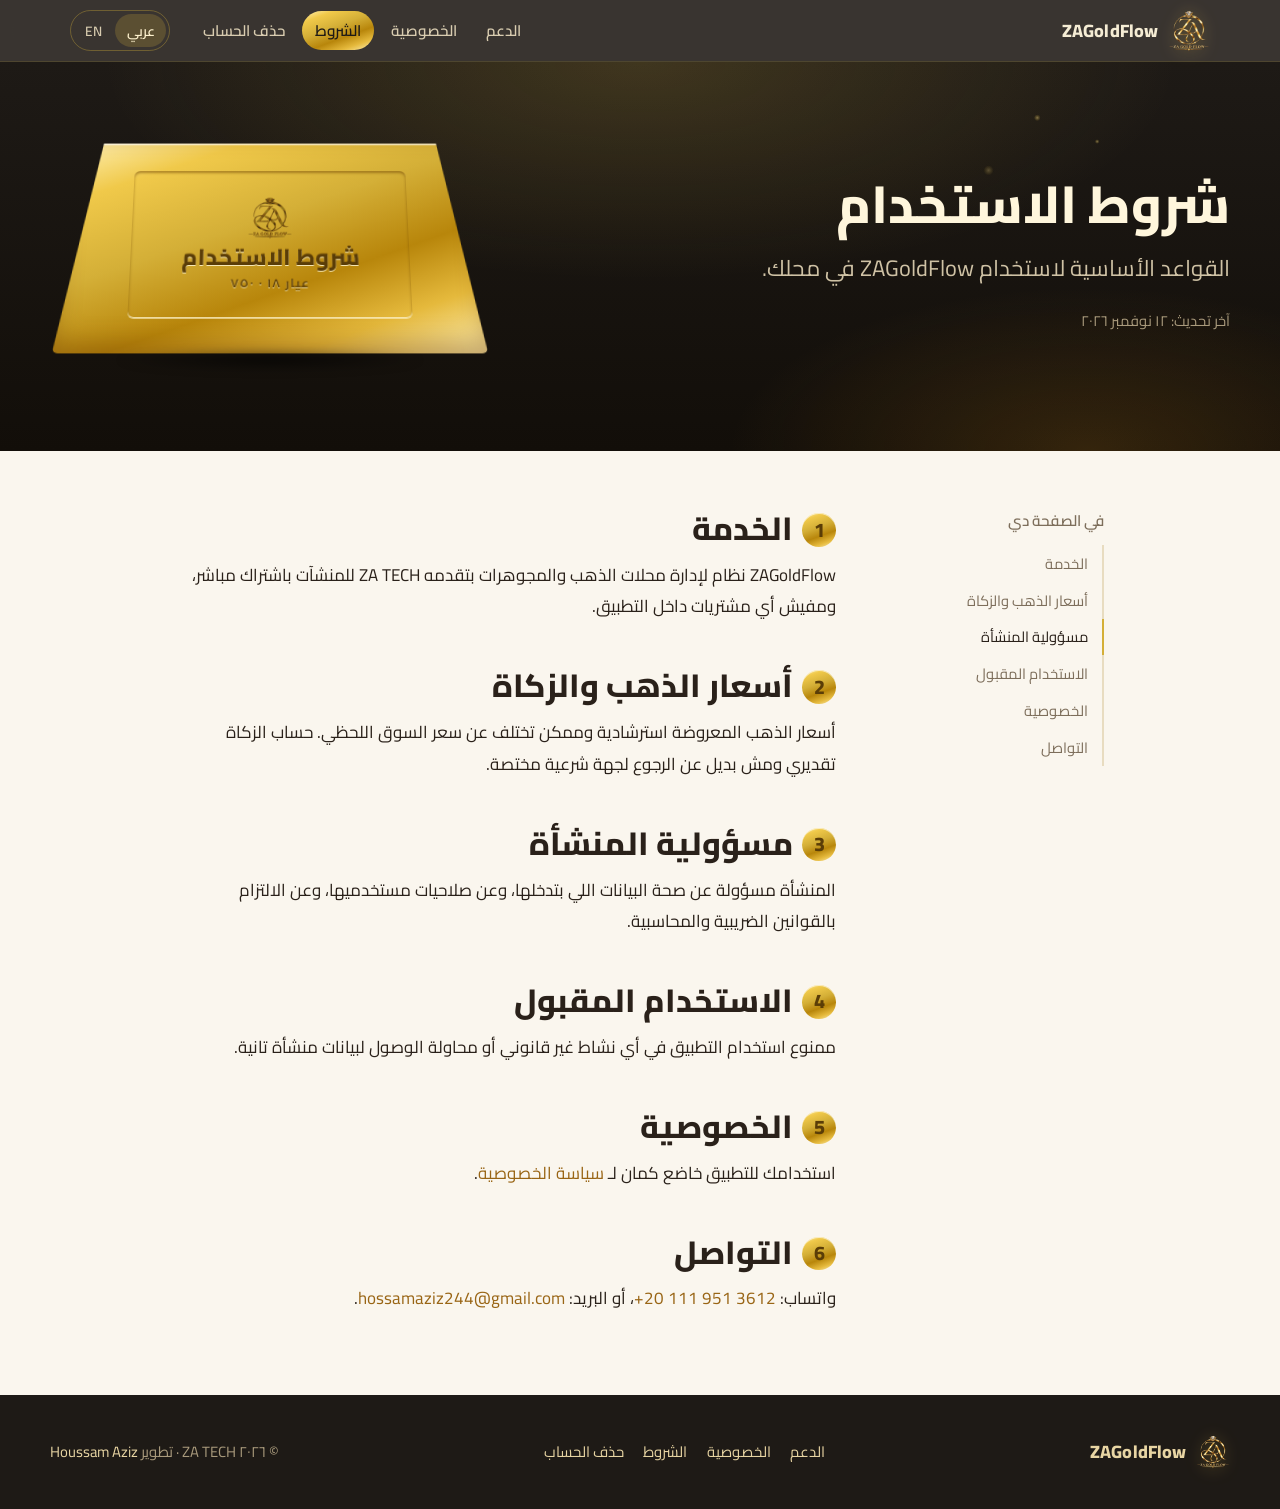
<file: zagoldflow/terms.html>
<!doctype html>
<html lang="ar" dir="rtl" data-title-ar="شروط الاستخدام — ZAGoldFlow" data-title-en="Terms of Use — ZAGoldFlow">
<head>
<meta charset="utf-8">
<meta name="viewport" content="width=device-width, initial-scale=1">
<title>شروط الاستخدام — ZAGoldFlow</title>
<meta name="description" content="القواعد الأساسية لاستخدام ZAGoldFlow في محلك.">
<link rel="canonical" href="https://houssam3ziz.github.io/zagoldflow/terms.html">
<meta name="theme-color" content="#1e1a16">
<meta property="og:type" content="website">
<meta property="og:title" content="شروط الاستخدام — ZAGoldFlow">
<meta property="og:description" content="القواعد الأساسية لاستخدام ZAGoldFlow في محلك.">
<meta property="og:image" content="https://houssam3ziz.github.io/zagoldflow/assets/og.jpg">
<meta property="og:url" content="https://houssam3ziz.github.io/zagoldflow/terms.html">
<link rel="icon" type="image/png" href="assets/logo-96.png">
<link rel="apple-touch-icon" href="assets/apple-touch-icon.png">
<link rel="preload" href="assets/fonts/cairo-regular.woff2" as="font" type="font/woff2" crossorigin>
<link rel="preload" href="assets/fonts/cairo-extrabold.woff2" as="font" type="font/woff2" crossorigin>
<link rel="stylesheet" href="assets/zgf.css?v=2">
<script src="assets/zgf.js?v=2" defer></script>
</head>
<body>
<a class="skip" href="#main"><span data-l="ar">تخطَّ إلى المحتوى</span><span data-l="en" lang="en" dir="ltr">Skip to content</span></a>
<header class="top"><div class="top__in">
  <a class="brand" href="support.html"><img src="assets/logo.webp" width="42" height="42" alt=""><span>ZAGoldFlow</span></a>
  <button class="menu" aria-expanded="false" aria-controls="nav"><span data-l="ar">القائمة</span><span data-l="en" lang="en" dir="ltr">Menu</span></button>
  <nav class="nav" id="nav" aria-label="ZAGoldFlow"><a href="support.html"><span data-l="ar">الدعم</span><span data-l="en" lang="en" dir="ltr">Support</span></a><a href="privacy.html"><span data-l="ar">الخصوصية</span><span data-l="en" lang="en" dir="ltr">Privacy</span></a><a href="terms.html" aria-current="page"><span data-l="ar">الشروط</span><span data-l="en" lang="en" dir="ltr">Terms</span></a><a href="delete-account.html"><span data-l="ar">حذف الحساب</span><span data-l="en" lang="en" dir="ltr">Delete account</span></a></nav>
  <div class="lang" role="group" aria-label="Language"><button type="button" data-set="ar" aria-pressed="true">عربي</button><button type="button" data-set="en" aria-pressed="false" lang="en">EN</button></div>
</div></header>
<section class="hero"><canvas class="dust" aria-hidden="true"></canvas><div class="hero__in">
  <div>
    <h1><span data-l="ar">شروط الاستخدام</span><span data-l="en" lang="en" dir="ltr">Terms of Use</span></h1>
    <p><span data-l="ar">القواعد الأساسية لاستخدام ZAGoldFlow في محلك.</span><span data-l="en" lang="en" dir="ltr">The ground rules for using ZAGoldFlow in your shop.</span></p>
    <div class="meta"><span data-l="ar">آخر تحديث: ١٢ نوفمبر ٢٠٢٦</span><span data-l="en" lang="en" dir="ltr">Last updated: November 12, 2026</span></div>
  </div>
  <div class="bar-wrap" aria-hidden="true">
    <div class="bar"><div class="bar__mark"><img src="assets/logo.webp" alt=""><span class="bar__title"><span data-l="ar">شروط الاستخدام</span><span data-l="en" lang="en" dir="ltr">Terms of Use</span></span><span class="bar__fine"><span data-l="ar">عيار ١٨ · ٧٥٠</span><span data-l="en" lang="en" dir="ltr">18K · 750</span></span></div></div>
    <div class="bar-shadow"></div>
  </div>
</div></section>
<main id="main" class="doc">
<aside class="toc"><h2><span data-l="ar">في الصفحة دي</span><span data-l="en" lang="en" dir="ltr">On this page</span></h2><ol><li><a href="#service"><span data-l="ar">الخدمة</span><span data-l="en" lang="en" dir="ltr">The service</span></a></li><li><a href="#prices"><span data-l="ar">أسعار الذهب والزكاة</span><span data-l="en" lang="en" dir="ltr">Gold prices and Zakat</span></a></li><li><a href="#duties"><span data-l="ar">مسؤولية المنشأة</span><span data-l="en" lang="en" dir="ltr">Your responsibilities</span></a></li><li><a href="#acceptable"><span data-l="ar">الاستخدام المقبول</span><span data-l="en" lang="en" dir="ltr">Acceptable use</span></a></li><li><a href="#privacy"><span data-l="ar">الخصوصية</span><span data-l="en" lang="en" dir="ltr">Privacy</span></a></li><li><a href="#contact"><span data-l="ar">التواصل</span><span data-l="en" lang="en" dir="ltr">Contact</span></a></li></ol></aside>
<div class="prose"><h2 id="service"><span class="n">1</span><span data-l="ar">الخدمة</span><span data-l="en" lang="en" dir="ltr">The service</span></h2><div data-l="ar"><p>ZAGoldFlow نظام لإدارة محلات الذهب والمجوهرات بتقدمه ZA TECH للمنشآت باشتراك مباشر، ومفيش أي مشتريات داخل التطبيق.</p></div><div data-l="en" lang="en" dir="ltr"><p>ZAGoldFlow is a gold and jewelry shop management system provided by ZA TECH to businesses under a direct subscription. There are no in-app purchases.</p></div>
<h2 id="prices"><span class="n">2</span><span data-l="ar">أسعار الذهب والزكاة</span><span data-l="en" lang="en" dir="ltr">Gold prices and Zakat</span></h2><div data-l="ar"><p>أسعار الذهب المعروضة استرشادية وممكن تختلف عن سعر السوق اللحظي. حساب الزكاة تقديري ومش بديل عن الرجوع لجهة شرعية مختصة.</p></div><div data-l="en" lang="en" dir="ltr"><p>Displayed gold prices are indicative and may differ from live market prices. The Zakat calculation is an estimate, not a religious ruling.</p></div>
<h2 id="duties"><span class="n">3</span><span data-l="ar">مسؤولية المنشأة</span><span data-l="en" lang="en" dir="ltr">Your responsibilities</span></h2><div data-l="ar"><p>المنشأة مسؤولة عن صحة البيانات اللي بتدخلها، وعن صلاحيات مستخدميها، وعن الالتزام بالقوانين الضريبية والمحاسبية.</p></div><div data-l="en" lang="en" dir="ltr"><p>Each business is responsible for the accuracy of the data it enters, its users’ permissions, and compliance with tax and accounting law.</p></div>
<h2 id="acceptable"><span class="n">4</span><span data-l="ar">الاستخدام المقبول</span><span data-l="en" lang="en" dir="ltr">Acceptable use</span></h2><div data-l="ar"><p>ممنوع استخدام التطبيق في أي نشاط غير قانوني أو محاولة الوصول لبيانات منشأة تانية.</p></div><div data-l="en" lang="en" dir="ltr"><p>Using the app for unlawful activity or trying to access another business’s data is prohibited.</p></div>
<h2 id="privacy"><span class="n">5</span><span data-l="ar">الخصوصية</span><span data-l="en" lang="en" dir="ltr">Privacy</span></h2><div data-l="ar"><p>استخدامك للتطبيق خاضع كمان لـ <a href="privacy.html">سياسة الخصوصية</a>.</p></div><div data-l="en" lang="en" dir="ltr"><p>Use of the app is also governed by the <a href="privacy.html">Privacy Policy</a>.</p></div>
<h2 id="contact"><span class="n">6</span><span data-l="ar">التواصل</span><span data-l="en" lang="en" dir="ltr">Contact</span></h2><div data-l="ar"><p>واتساب: <a href="https://wa.me/201119513612"><bdi dir="ltr">+20 111 951 3612</bdi></a>، أو البريد: <a href="mailto:hossamaziz244@gmail.com">hossamaziz244@gmail.com</a>.</p></div><div data-l="en" lang="en" dir="ltr"><p>WhatsApp: <a href="https://wa.me/201119513612"><bdi dir="ltr">+20 111 951 3612</bdi></a>, or email: <a href="mailto:hossamaziz244@gmail.com">hossamaziz244@gmail.com</a>.</p></div></div>
</main>
<footer class="foot"><div class="foot__in">
  <a class="brand" href="support.html"><img src="assets/logo.webp" width="34" height="34" alt=""><span>ZAGoldFlow</span></a>
  <nav aria-label="Footer"><a href="support.html"><span data-l="ar">الدعم</span><span data-l="en" lang="en" dir="ltr">Support</span></a><a href="privacy.html"><span data-l="ar">الخصوصية</span><span data-l="en" lang="en" dir="ltr">Privacy</span></a><a href="terms.html"><span data-l="ar">الشروط</span><span data-l="en" lang="en" dir="ltr">Terms</span></a><a href="delete-account.html"><span data-l="ar">حذف الحساب</span><span data-l="en" lang="en" dir="ltr">Delete account</span></a></nav>
  <div><span data-l="ar">© ٢٠٢٦ ZA TECH · تطوير</span><span data-l="en" lang="en" dir="ltr">© 2026 ZA TECH · Built by</span> <a href="https://houssam3ziz.github.io/">Houssam Aziz</a></div>
</div></footer>
</body>
</html>
</file>
<file: assets/css/tokens.css>
/* ------------------------------------------------------------------
   Design tokens — colour, type, spacing, motion.
   Dark is the default theme; [data-theme="light"] overrides.
   ------------------------------------------------------------------ */
:root {
  color-scheme: dark;

  /* Surfaces */
  --bg: #07080c;
  --bg-2: #0c0e15;
  --bg-3: #12151f;
  --surface: rgba(255, 255, 255, 0.03);
  --surface-2: rgba(255, 255, 255, 0.055);
  --border: rgba(255, 255, 255, 0.08);
  --border-strong: rgba(255, 255, 255, 0.16);

  /* Text */
  --text: #eef0f6;
  --text-2: #aab0c0;
  --text-3: #8b91a3;

  /* Brand */
  --accent: #5ee1ff;          /* cyan  — Flutter-adjacent */
  --accent-2: #8b7cff;        /* violet */
  --accent-3: #ffb86b;        /* warm highlight for stats */
  --accent-rgb: 94, 225, 255;
  --accent-2-rgb: 139, 124, 255;
  --gradient: linear-gradient(120deg, var(--accent) 0%, var(--accent-2) 100%);
  --glow: 0 0 0 1px rgba(var(--accent-rgb), 0.18), 0 20px 60px -20px rgba(var(--accent-rgb), 0.35);

  /* Type */
  --font-display: 'Sora', 'Inter', system-ui, sans-serif;
  --font-body: 'Inter', system-ui, -apple-system, 'Segoe UI', sans-serif;
  --font-mono: 'JetBrains Mono', ui-monospace, SFMono-Regular, Menlo, monospace;

  --fs-xs: 0.75rem;
  --fs-sm: 0.875rem;
  --fs-md: 1rem;
  --fs-lg: 1.125rem;
  --fs-xl: clamp(1.35rem, 1.1rem + 1vw, 1.75rem);
  --fs-2xl: clamp(1.9rem, 1.3rem + 2.4vw, 3rem);
  --fs-hero: clamp(2.6rem, 1.4rem + 5.4vw, 5.6rem);

  /* Layout */
  --container: 1200px;
  --gutter: clamp(1.25rem, 4vw, 3rem);
  --section-y: clamp(4.5rem, 10vw, 9rem);
  --radius: 18px;
  --radius-sm: 10px;
  --radius-lg: 28px;
  --nav-h: 72px;

  /* Motion */
  --ease-out: cubic-bezier(0.22, 1, 0.36, 1);
  --ease-in-out: cubic-bezier(0.65, 0, 0.35, 1);
  --ease-spring: cubic-bezier(0.34, 1.56, 0.64, 1);
  --dur-fast: 180ms;
  --dur: 420ms;
  --dur-slow: 900ms;
}

[data-theme='light'] {
  color-scheme: light;
  --bg: #f6f7fb;
  --bg-2: #ffffff;
  --bg-3: #eef0f6;
  --surface: rgba(10, 14, 30, 0.035);
  --surface-2: rgba(10, 14, 30, 0.06);
  --border: rgba(10, 14, 30, 0.1);
  --border-strong: rgba(10, 14, 30, 0.2);
  --text: #0d1020;
  --text-2: #3f4658;
  --text-3: #5f6678;
  --accent: #0b6f92;
  --accent-2: #5b48e6;
  --accent-3: #a84f05;
  --accent-rgb: 11, 111, 146;
  --accent-2-rgb: 91, 72, 230;
  --glow: 0 0 0 1px rgba(var(--accent-rgb), 0.16), 0 20px 50px -20px rgba(var(--accent-rgb), 0.35);
}
</file>
<file: assets/css/base.css>
/* ------------------------------------------------------------------
   Base — reset, typography, layout primitives, buttons, utilities.
   ------------------------------------------------------------------ */
*,
*::before,
*::after { box-sizing: border-box; margin: 0; padding: 0; }

html { scroll-behavior: smooth; -webkit-text-size-adjust: 100%; overflow-x: clip; }

body {
  font-family: var(--font-body);
  font-size: var(--fs-md);
  line-height: 1.65;
  color: var(--text);
  background: var(--bg);
  overflow-x: hidden;
  -webkit-font-smoothing: antialiased;
  transition: background-color var(--dur) var(--ease-out), color var(--dur) var(--ease-out);
}
body.is-locked { overflow: hidden; }

img, svg, video { display: block; max-width: 100%; height: auto; }
button, input, textarea, select { font: inherit; color: inherit; }
button { background: none; border: 0; cursor: pointer; }
a { color: inherit; text-decoration: none; }
ul, ol { list-style: none; }

::selection { background: rgba(var(--accent-rgb), 0.35); color: var(--text); }

:focus-visible {
  outline: 2px solid var(--accent);
  outline-offset: 3px;
  border-radius: 4px;
}

.skip-link {
  position: absolute; left: 1rem; top: -4rem; z-index: 2000;
  padding: 0.6rem 1rem; border-radius: var(--radius-sm);
  background: var(--accent); color: #05070a; font-weight: 600;
  transition: top var(--dur-fast);
}
.skip-link:focus { top: 1rem; }

/* Typography ------------------------------------------------------- */
h1, h2, h3, h4 {
  font-family: var(--font-display);
  font-weight: 700;
  line-height: 1.1;
  letter-spacing: -0.02em;
}
h1 { font-size: var(--fs-hero); }
h2 { font-size: var(--fs-2xl); }
h3 { font-size: var(--fs-xl); }
h4 { font-size: var(--fs-lg); }
p { color: var(--text-2); max-width: 68ch; }
strong { color: var(--text); font-weight: 600; }
code, kbd { font-family: var(--font-mono); font-size: 0.9em; }

.eyebrow {
  display: inline-flex; align-items: center; gap: 0.6rem;
  font-family: var(--font-mono); font-size: var(--fs-xs);
  letter-spacing: 0.14em; text-transform: uppercase; color: var(--accent);
}
.eyebrow::before { content: ''; width: 22px; height: 1px; background: var(--accent); opacity: 0.7; }

.gradient-text {
  background: var(--gradient);
  background-size: 200% 100%;
  -webkit-background-clip: text; background-clip: text;
  -webkit-text-fill-color: transparent; color: transparent;
  animation: gradient-shift 6s ease-in-out infinite alternate;
}

.section-head { display: grid; gap: 0.9rem; margin-bottom: clamp(2rem, 5vw, 3.5rem); }
.section-head h2 { max-width: 20ch; }
.section-head p { font-size: var(--fs-lg); }
.section-head--split {
  grid-template-columns: 1fr;
  align-items: end;
}
@media (min-width: 900px) {
  .section-head--split { grid-template-columns: 1.2fr 1fr; gap: 3rem; }
}

/* Layout ----------------------------------------------------------- */
.container { width: min(100% - 2 * var(--gutter), var(--container)); margin-inline: auto; }
.section { position: relative; padding-block: var(--section-y); overflow-x: clip; }
.section + .section { border-top: 1px solid var(--border); }

/* Buttons ---------------------------------------------------------- */
.btn {
  --btn-bg: var(--surface-2);
  --btn-fg: var(--text);
  position: relative; isolation: isolate;
  display: inline-flex; align-items: center; justify-content: center; gap: 0.6rem;
  min-height: 48px; padding: 0.8rem 1.5rem;
  border-radius: 999px; border: 1px solid var(--border-strong);
  background: var(--btn-bg); color: var(--btn-fg);
  font-weight: 600; font-size: var(--fs-sm); letter-spacing: 0.01em;
  transition: transform var(--dur) var(--ease-out), border-color var(--dur-fast), background var(--dur-fast), color var(--dur-fast), box-shadow var(--dur);
  will-change: transform;
}
.btn:hover { border-color: rgba(var(--accent-rgb), 0.6); }
.btn .btn__icon { transition: transform var(--dur) var(--ease-out); }
.btn:hover .btn__icon { transform: translate(3px, -3px); }

.btn--primary {
  --btn-bg: var(--accent);
  --btn-fg: #05070a;
  border-color: transparent;
  overflow: hidden;
}
.btn--primary::after {
  content: ''; position: absolute; inset: 0; z-index: -1;
  background: var(--gradient); opacity: 0;
  transition: opacity var(--dur) var(--ease-out);
}
.btn--primary:hover { box-shadow: 0 12px 30px -10px rgba(var(--accent-rgb), 0.7); }
.btn--primary:hover::after { opacity: 1; }
[data-theme='light'] .btn--primary { --btn-fg: #ffffff; }

.btn--ghost { --btn-bg: transparent; }
.btn--sm { min-height: 40px; padding: 0.55rem 1.1rem; font-size: var(--fs-xs); }
.btn--icon { width: 44px; height: 44px; min-height: 0; padding: 0; border-radius: 50%; }

/* Badges ----------------------------------------------------------- */
.badge {
  display: inline-flex; align-items: center; gap: 0.4rem;
  padding: 0.3rem 0.7rem; border-radius: 999px;
  font-family: var(--font-mono); font-size: 0.72rem; letter-spacing: 0.04em;
  background: var(--surface-2); border: 1px solid var(--border); color: var(--text-2);
  transition: border-color var(--dur-fast), color var(--dur-fast), transform var(--dur) var(--ease-out), background var(--dur-fast);
}
.badge:hover { border-color: rgba(var(--accent-rgb), 0.6); color: var(--text); transform: translateY(-2px); }
.badge--accent { color: var(--accent); border-color: rgba(var(--accent-rgb), 0.35); background: rgba(var(--accent-rgb), 0.08); }
.badge--dot::before { content: ''; width: 6px; height: 6px; border-radius: 50%; background: currentColor; }

/* Cards ------------------------------------------------------------ */
.card {
  position: relative;
  background: var(--surface);
  border: 1px solid var(--border);
  border-radius: var(--radius);
  backdrop-filter: blur(6px);
}

/* Utilities -------------------------------------------------------- */
.muted { color: var(--text-3); }
.mono { font-family: var(--font-mono); }
.stack { display: grid; gap: 0.75rem; }
.row { display: flex; flex-wrap: wrap; gap: 0.6rem; align-items: center; }
@media (max-width: 759px) { .hide-mobile { display: none !important; } }
</file>
<file: assets/css/motion.css>
/* ------------------------------------------------------------------
   Motion system — reveal variants, keyframes, reduced-motion policy.
   Every section uses a *different* reveal variant (data-reveal="…").
   Elements start hidden only once JS confirms it is running (html.js).
   ------------------------------------------------------------------ */
@keyframes gradient-shift { from { background-position: 0% 50%; } to { background-position: 100% 50%; } }
@keyframes float-y { 0%, 100% { transform: translateY(0); } 50% { transform: translateY(-12px); } }
@keyframes spin { to { transform: rotate(360deg); } }
@keyframes pulse { 0%, 100% { opacity: 0.55; transform: scale(1); } 50% { opacity: 1; transform: scale(1.35); } }
@keyframes caret { 50% { opacity: 0; } }
@keyframes marquee { to { transform: translateX(-50%); } }
@keyframes dash { to { stroke-dashoffset: 0; } }
@keyframes border-run { to { --angle: 360deg; } }

@property --angle { syntax: '<angle>'; initial-value: 0deg; inherits: false; }

/* Reveal variants --------------------------------------------------- */
html.js [data-reveal] { will-change: transform, opacity, clip-path; }

html.js [data-reveal='up'] { opacity: 0; transform: translateY(32px); }
html.js [data-reveal='fade'] { opacity: 0; }
html.js [data-reveal='scale'] { opacity: 0; transform: scale(0.92); }
html.js [data-reveal='left'] { opacity: 0; transform: translateX(-40px); }
html.js [data-reveal='right'] { opacity: 0; transform: translateX(40px); }
html.js [data-reveal='mask'] { clip-path: inset(0 100% 0 0); }
html.js [data-reveal='mask-up'] { clip-path: inset(100% 0 0 0); }
html.js [data-reveal='blur'] { opacity: 0; filter: blur(14px); transform: translateY(12px); }
html.js [data-reveal='flip'] { opacity: 0; transform: perspective(900px) rotateX(-18deg) translateY(30px); transform-origin: top center; }

html.js [data-reveal].is-visible {
  opacity: 1;
  transform: none;
  clip-path: inset(0 0 0 0);
  filter: none;
  transition:
    opacity var(--dur-slow) var(--ease-out),
    transform var(--dur-slow) var(--ease-out),
    clip-path var(--dur-slow) var(--ease-in-out),
    filter var(--dur-slow) var(--ease-out);
  transition-delay: var(--reveal-delay, 0ms);
}

/* Staggered children: parent gets data-stagger, children inherit delay */
html.js [data-stagger] > * { opacity: 0; transform: translateY(22px); }
html.js [data-stagger].is-visible > * {
  opacity: 1; transform: none;
  transition: opacity var(--dur-slow) var(--ease-out), transform var(--dur-slow) var(--ease-out);
  transition-delay: calc(var(--i, 0) * var(--stagger-step, 70ms));
}

/* Word reveal for headings (split by JS into .w) */
html.js .split .w { display: inline-block; overflow: hidden; vertical-align: bottom; }
html.js .split .w > span { display: inline-block; transform: translateY(110%); }
html.js .split.is-visible .w > span {
  transform: none;
  transition: transform 0.9s var(--ease-out);
  transition-delay: calc(var(--i, 0) * 45ms);
}

/* Reduced motion policy ------------------------------------------- */
@media (prefers-reduced-motion: reduce) {
  html { scroll-behavior: auto; }
  *, *::before, *::after {
    animation-duration: 0.01ms !important;
    animation-iteration-count: 1 !important;
    transition-duration: 0.01ms !important;
    scroll-behavior: auto !important;
  }
  html.js [data-reveal], html.js [data-stagger] > *, html.js .split .w > span {
    opacity: 1 !important; transform: none !important; clip-path: none !important; filter: none !important;
  }
}
</file>
<file: assets/css/components.css>
/* ------------------------------------------------------------------
   Components — loader, cursor, navigation, cards, modal, terminal.
   ------------------------------------------------------------------ */

/* Loader ----------------------------------------------------------- */
.loader {
  position: fixed; inset: 0; z-index: 3000;
  display: grid; place-items: center;
  background: var(--bg);
  transition: opacity 0.5s var(--ease-out), visibility 0.5s;
}
.loader.is-done { opacity: 0; visibility: hidden; }
.loader__inner { display: grid; gap: 1.1rem; justify-items: center; }
.loader__logo { font-family: var(--font-display); font-weight: 800; font-size: 1.6rem; letter-spacing: -0.03em; }
.loader__logo span { color: var(--accent); }
.loader__bar { width: 160px; height: 2px; background: var(--border-strong); border-radius: 2px; overflow: hidden; }
.loader__bar i { display: block; height: 100%; width: 0; background: var(--gradient); transition: width 0.25s var(--ease-out); }
.loader__status { font-family: var(--font-mono); font-size: var(--fs-xs); color: var(--text-3); letter-spacing: 0.1em; }

/* Scroll progress -------------------------------------------------- */
.progress { position: fixed; top: 0; left: 0; z-index: 1200; height: 2px; width: 100%; pointer-events: none; }
.progress i { display: block; height: 100%; width: 100%; background: var(--gradient); transform: scaleX(0); transform-origin: left; }

/* Custom cursor ---------------------------------------------------- */
.cursor { display: none; }
@media (hover: hover) and (pointer: fine) {
  html.has-cursor body { cursor: none; }
  html.has-cursor a, html.has-cursor button, html.has-cursor [role='button'] { cursor: none; }
  .cursor {
    display: block; position: fixed; top: 0; left: 0; z-index: 4000; pointer-events: none;
    will-change: transform;
  }
  .cursor__dot {
    position: absolute; left: -4px; top: -4px; width: 8px; height: 8px; border-radius: 50%;
    background: var(--accent);
    transition: scale var(--dur-fast) var(--ease-out), opacity var(--dur-fast);
  }
  .cursor__ring {
    position: absolute; left: -20px; top: -20px; width: 40px; height: 40px; border-radius: 50%;
    border: 1.5px solid rgba(var(--accent-rgb), 0.7);
    display: grid; place-items: center;
    font-family: var(--font-mono); font-size: 9px; letter-spacing: 0.12em; color: #05070a;
    transition: width 0.35s var(--ease-spring), height 0.35s var(--ease-spring), left 0.35s var(--ease-spring), top 0.35s var(--ease-spring), background 0.25s, border-color 0.25s, opacity 0.25s;
  }
  .cursor__ring span { opacity: 0; transition: opacity 0.2s; }
  .cursor--link .cursor__ring { width: 56px; height: 56px; left: -28px; top: -28px; background: rgba(var(--accent-rgb), 0.12); }
  .cursor--link .cursor__dot { scale: 0.5; }
  .cursor--view .cursor__ring { width: 92px; height: 92px; left: -46px; top: -46px; background: var(--accent); border-color: var(--accent); }
  .cursor--view .cursor__ring span { opacity: 1; }
  .cursor--view .cursor__dot { opacity: 0; }
  .cursor--hidden { opacity: 0; }
}

/* Navigation ------------------------------------------------------- */
.nav {
  position: fixed; top: 0; left: 0; right: 0; z-index: 1100;
  height: var(--nav-h);
  transition: background var(--dur) var(--ease-out), border-color var(--dur), height var(--dur) var(--ease-out), backdrop-filter var(--dur);
  border-bottom: 1px solid transparent;
}
.nav.is-scrolled {
  height: 62px;
  background: color-mix(in srgb, var(--bg) 78%, transparent);
  backdrop-filter: blur(16px) saturate(140%);
  -webkit-backdrop-filter: blur(16px) saturate(140%);
  border-color: var(--border);
}
.nav__inner { height: 100%; display: flex; align-items: center; justify-content: space-between; gap: 1rem; }
.nav__logo { font-family: var(--font-display); font-weight: 800; font-size: 1.15rem; letter-spacing: -0.03em; display: inline-flex; align-items: center; gap: 0.5rem; }
.nav__logo i { width: 8px; height: 8px; border-radius: 50%; background: var(--accent); box-shadow: 0 0 12px var(--accent); }
.nav__links { display: none; align-items: center; gap: 0.25rem; position: relative; }
.nav__links a {
  position: relative; padding: 0.5rem 0.8rem; border-radius: 999px;
  font-size: var(--fs-sm); color: var(--text-2); transition: color var(--dur-fast);
}
.nav__links a:hover, .nav__links a.is-active { color: var(--text); }
.nav__indicator {
  position: absolute; bottom: 0; height: 100%; border-radius: 999px;
  background: var(--surface-2); z-index: -1; opacity: 0;
  transition: transform 0.4s var(--ease-spring), width 0.4s var(--ease-spring), opacity 0.2s;
}
.nav__links:hover .nav__indicator, .nav__links.has-active .nav__indicator { opacity: 1; }
.nav__actions { display: flex; align-items: center; gap: 0.5rem; }
.nav__burger { display: grid; place-items: center; width: 44px; height: 44px; border-radius: 50%; border: 1px solid var(--border-strong); }
.nav__burger span { width: 18px; height: 2px; background: var(--text); border-radius: 2px; position: relative; transition: transform 0.3s, background 0.3s; }
.nav__burger span::before, .nav__burger span::after { content: ''; position: absolute; left: 0; width: 18px; height: 2px; background: var(--text); border-radius: 2px; transition: transform 0.3s, top 0.3s; }
.nav__burger span::before { top: -6px; } .nav__burger span::after { top: 6px; }
.nav__burger[aria-expanded='true'] span { background: transparent; }
.nav__burger[aria-expanded='true'] span::before { top: 0; transform: rotate(45deg); }
.nav__burger[aria-expanded='true'] span::after { top: 0; transform: rotate(-45deg); }
@media (min-width: 900px) {
  .nav__links { display: flex; }
  .nav__burger { display: none; }
}

.theme-toggle { position: relative; overflow: hidden; }
.theme-toggle svg { width: 18px; height: 18px; position: absolute; transition: transform 0.5s var(--ease-spring), opacity 0.3s; }
.theme-toggle .sun { transform: translateY(0); }
.theme-toggle .moon { transform: translateY(150%); opacity: 0; }
[data-theme='light'] .theme-toggle .sun { transform: translateY(-150%); opacity: 0; }
[data-theme='light'] .theme-toggle .moon { transform: translateY(0); opacity: 1; }

.mobile-menu {
  position: fixed; inset: 0; z-index: 1050;
  background: color-mix(in srgb, var(--bg) 92%, transparent);
  backdrop-filter: blur(18px);
  display: grid; place-items: center;
  clip-path: circle(0 at calc(100% - 44px) 36px);
  transition: clip-path 0.6s var(--ease-in-out);
  visibility: hidden;
}
.mobile-menu.is-open { clip-path: circle(150% at calc(100% - 44px) 36px); visibility: visible; }
.mobile-menu ul { display: grid; gap: 0.5rem; text-align: center; }
.mobile-menu a { font-family: var(--font-display); font-size: clamp(1.8rem, 7vw, 2.6rem); font-weight: 700; display: block; padding: 0.4rem; opacity: 0; transform: translateY(20px); transition: opacity 0.4s, transform 0.5s var(--ease-out); }
.mobile-menu.is-open a { opacity: 1; transform: none; transition-delay: calc(var(--i) * 60ms + 200ms); }

/* Tilt & spotlight ------------------------------------------------- */
.tilt { transform-style: preserve-3d; transition: transform 0.5s var(--ease-out); will-change: transform; }
.tilt.is-active { transition: transform 0.08s linear; }
.tilt__layer { transform: translateZ(var(--z, 20px)); }

.spotlight { position: relative; overflow: hidden; }
.spotlight::before {
  content: ''; position: absolute; inset: 0; pointer-events: none; z-index: 1;
  background: radial-gradient(420px circle at var(--mx, 50%) var(--my, 50%), rgba(var(--accent-rgb), 0.16), transparent 45%);
  opacity: 0; transition: opacity 0.4s;
}
.spotlight:hover::before { opacity: 1; }

/* Animated running border ------------------------------------------ */
.border-run { position: relative; }
.border-run::after {
  content: ''; position: absolute; inset: -1px; border-radius: inherit; pointer-events: none;
  padding: 1px;
  background: conic-gradient(from var(--angle), transparent 0 70%, var(--accent) 85%, var(--accent-2) 92%, transparent 100%);
  -webkit-mask: linear-gradient(#000 0 0) content-box, linear-gradient(#000 0 0);
  mask: linear-gradient(#000 0 0) content-box, linear-gradient(#000 0 0);
  -webkit-mask-composite: xor; mask-composite: exclude;
  opacity: 0; transition: opacity 0.4s;
}
.border-run:hover::after { opacity: 1; animation: border-run 3.2s linear infinite; }

/* Magnetic wrapper ------------------------------------------------- */
[data-magnetic] { display: inline-block; will-change: transform; }

/* Marquee ---------------------------------------------------------- */
.marquee { overflow: hidden; -webkit-mask: linear-gradient(90deg, transparent, #000 12%, #000 88%, transparent); mask: linear-gradient(90deg, transparent, #000 12%, #000 88%, transparent); }
.marquee__track { display: flex; gap: 2.5rem; width: max-content; animation: marquee 32s linear infinite; }
.marquee:hover .marquee__track { animation-play-state: paused; }
.marquee__track span { font-family: var(--font-mono); font-size: var(--fs-sm); color: var(--text-3); white-space: nowrap; display: inline-flex; align-items: center; gap: 2.5rem; }
.marquee__track span::after { content: '◆'; font-size: 0.5rem; color: var(--accent); }

/* Modal (case study) ----------------------------------------------- */
.modal {
  position: fixed; inset: 0; z-index: 1500;
  display: none;
}
.modal.is-open { display: block; }
.modal__backdrop { position: absolute; inset: 0; background: rgba(4, 5, 9, 0.7); backdrop-filter: blur(10px); opacity: 0; transition: opacity 0.4s; }
.modal.is-open .modal__backdrop { opacity: 1; }
.modal__panel {
  position: absolute; inset: 0; overflow-y: auto; overscroll-behavior: contain;
  background: var(--bg-2);
  transform: translateY(6%) scale(0.98); opacity: 0;
  transition: transform 0.6s var(--ease-out), opacity 0.4s, clip-path 0.7s var(--ease-in-out);
}
.modal.is-open .modal__panel { transform: none; opacity: 1; }
@media (min-width: 1024px) {
  .modal__panel { inset: 2.5vh 4vw; border-radius: var(--radius-lg); border: 1px solid var(--border); }
}
.modal__close {
  position: sticky; top: 1rem; float: right; margin: 1rem; z-index: 5;
  background: var(--bg-3); border: 1px solid var(--border-strong);
}
.modal__close svg { width: 18px; height: 18px; }

.case { padding: clamp(1.5rem, 4vw, 3.5rem); display: grid; gap: clamp(2rem, 4vw, 3rem); max-width: 1000px; margin-inline: auto; }
.case__hero { display: grid; gap: 1.2rem; padding-top: 1rem; }
.case__logo { width: 84px; height: 84px; border-radius: 22px; padding: var(--logo-pad, 12px); background: var(--logo-bg, #fff); overflow: hidden; display: grid; place-items: center; box-shadow: 0 10px 40px -10px var(--p-accent, var(--accent)); }
.case__logo img { width: 100%; height: 100%; object-fit: contain; }
.case__meta { display: flex; flex-wrap: wrap; gap: 0.6rem 1.4rem; font-size: var(--fs-sm); color: var(--text-2); }
.case__meta b { color: var(--text-3); font-weight: 500; font-family: var(--font-mono); font-size: var(--fs-xs); text-transform: uppercase; letter-spacing: 0.1em; margin-right: 0.4rem; }
.case__section { display: grid; gap: 0.9rem; align-content: start; padding-top: 1.5rem; border-top: 1px solid var(--border); }
.case__section h3 { display: flex; align-items: baseline; gap: 0.8rem; }
.case__section h3 small { font-family: var(--font-mono); font-size: var(--fs-xs); color: var(--p-accent, var(--accent)); letter-spacing: 0.1em; }
.case__two { display: grid; gap: 1.5rem; }
@media (min-width: 760px) { .case__two { grid-template-columns: 1fr 1fr; } }
.case__list { display: grid; gap: 0.6rem; }
.case__list li { position: relative; padding-left: 1.4rem; color: var(--text-2); }
.case__list li::before { content: ''; position: absolute; left: 0; top: 0.65em; width: 8px; height: 8px; border-radius: 2px; background: var(--p-accent, var(--accent)); transform: rotate(45deg); }
.case__metrics { display: grid; grid-template-columns: repeat(auto-fit, minmax(140px, 1fr)); gap: 1rem; }
.case__metric { padding: 1rem 1.2rem; border-radius: var(--radius-sm); background: var(--surface); border: 1px solid var(--border); }
.case__metric b { display: block; font-family: var(--font-display); font-size: 1.8rem; color: var(--p-accent, var(--accent)); }
.case__metric span { font-size: var(--fs-xs); color: var(--text-3); }
.case__flow { display: flex; flex-wrap: wrap; align-items: center; gap: 0.5rem; }
.case__flow span { padding: 0.5rem 0.9rem; border-radius: var(--radius-sm); background: var(--surface-2); border: 1px solid var(--border); font-family: var(--font-mono); font-size: var(--fs-xs); }
.case__flow i { color: var(--p-accent, var(--accent)); font-style: normal; }
.case__links { display: flex; flex-wrap: wrap; gap: 0.7rem; }

/* Terminal easter egg ---------------------------------------------- */
.terminal {
  position: fixed; left: 50%; bottom: 1.5rem; z-index: 1600;
  width: min(92vw, 640px); transform: translate(-50%, 120%);
  background: #0b0d14; color: #cde6f5; border: 1px solid var(--border-strong);
  border-radius: var(--radius-sm); font-family: var(--font-mono); font-size: var(--fs-sm);
  box-shadow: 0 30px 80px -30px rgba(0,0,0,0.8);
  transition: transform 0.5s var(--ease-spring), visibility 0s 0.5s; visibility: hidden;
}
.terminal.is-open { transform: translate(-50%, 0); visibility: visible; transition-delay: 0s; }
.terminal__bar { display: flex; align-items: center; gap: 0.4rem; padding: 0.55rem 0.8rem; border-bottom: 1px solid var(--border); color: var(--text-3); font-size: var(--fs-xs); }
.terminal__bar i { width: 10px; height: 10px; border-radius: 50%; background: #ff5f57; } .terminal__bar i:nth-child(2) { background: #febc2e; } .terminal__bar i:nth-child(3) { background: #28c840; }
.terminal__body { padding: 0.8rem; max-height: 260px; overflow: auto; white-space: pre-wrap; }
.terminal__body .p { color: var(--accent); }
.terminal__input { display: flex; gap: 0.5rem; padding: 0.6rem 0.8rem; border-top: 1px solid var(--border); }
.terminal__input input { flex: 1; background: transparent; border: 0; outline: 0; color: inherit; font-family: inherit; }

/* Toast ------------------------------------------------------------ */
.toast {
  position: fixed; left: 50%; bottom: 1.5rem; z-index: 1700; transform: translate(-50%, 200%);
  padding: 0.7rem 1.1rem; border-radius: 999px; background: var(--text); color: var(--bg);
  font-size: var(--fs-sm); font-weight: 600; transition: transform 0.45s var(--ease-spring), visibility 0s 0.45s; visibility: hidden;
}
.toast.is-visible { transform: translate(-50%, 0); visibility: visible; transition-delay: 0s; }
</file>
<file: assets/css/sections.css>
/* ------------------------------------------------------------------
   Sections — each section has its own layout + motion identity.
   ------------------------------------------------------------------ */

/* Hero ------------------------------------------------------------- */
.hero {
  position: relative; min-height: 100svh; display: grid; align-items: center;
  padding-top: calc(var(--nav-h) + 2rem); padding-bottom: 4rem; overflow: hidden;
  isolation: isolate;
}
.hero__canvas { position: absolute; inset: 0; z-index: -3; width: 100%; height: 100%; }
.hero__grid {
  position: absolute; inset: 0; z-index: -2; pointer-events: none;
  background-image: linear-gradient(var(--border) 1px, transparent 1px), linear-gradient(90deg, var(--border) 1px, transparent 1px);
  background-size: 64px 64px;
  -webkit-mask: radial-gradient(ellipse 70% 60% at 50% 40%, #000 20%, transparent 75%);
  mask: radial-gradient(ellipse 70% 60% at 50% 40%, #000 20%, transparent 75%);
  opacity: 0.55;
}
.hero__blob {
  position: absolute; z-index: -2; border-radius: 50%; filter: blur(90px); pointer-events: none; opacity: 0.55;
  will-change: transform;
}
.hero__blob--a { width: 46vw; height: 46vw; max-width: 620px; max-height: 620px; left: -8%; top: 8%; background: rgba(var(--accent-rgb), 0.22); }
.hero__blob--b { width: 40vw; height: 40vw; max-width: 560px; max-height: 560px; right: -6%; bottom: 4%; background: rgba(var(--accent-2-rgb), 0.22); }
[data-theme='light'] .hero__blob { opacity: 0.35; }

.hero__inner { display: grid; gap: 3rem; align-items: center; }
@media (min-width: 1024px) { .hero__inner { grid-template-columns: 1.25fr 0.85fr; gap: 4rem; } }

.hero__content { display: grid; gap: 1.4rem; }
.hero__status { display: inline-flex; align-items: center; gap: 0.6rem; width: fit-content; }
.hero__status i { width: 8px; height: 8px; border-radius: 50%; background: #3ddc84; animation: pulse 2.2s ease-in-out infinite; }
.hero__title { max-width: 16ch; }
.hero__title .line { display: block; }
.hero__roles { font-family: var(--font-mono); font-size: var(--fs-md); color: var(--text-2); min-height: 1.6em; display: flex; align-items: center; gap: 0.5rem; }
.hero__roles .caret { display: inline-block; width: 2px; height: 1.1em; background: var(--accent); animation: caret 1s steps(1) infinite; }
.hero__lead { font-size: var(--fs-lg); max-width: 52ch; }
.hero__ctas { display: flex; flex-wrap: wrap; gap: 0.8rem; margin-top: 0.4rem; }
.hero__socials { display: flex; gap: 0.5rem; margin-top: 0.6rem; }
.hero__socials a { width: 44px; height: 44px; border-radius: 50%; display: grid; place-items: center; border: 1px solid var(--border-strong); color: var(--text-2); transition: color var(--dur-fast), border-color var(--dur-fast), transform var(--dur) var(--ease-spring); }
.hero__socials a:hover { color: var(--accent); border-color: var(--accent); transform: translateY(-3px) rotate(-6deg); }
.hero__socials svg { width: 18px; height: 18px; }

.hero__visual { position: relative; display: grid; place-items: center; min-height: 380px; perspective: 1200px; }
.hero__portrait {
  position: relative; width: min(76vw, 340px); aspect-ratio: 1; border-radius: 40% 60% 55% 45% / 45% 45% 55% 55%;
  overflow: hidden; border: 1px solid var(--border-strong); box-shadow: var(--glow);
  transform-style: preserve-3d; will-change: transform;
  animation: morph 14s ease-in-out infinite alternate;
}
@keyframes morph {
  0% { border-radius: 40% 60% 55% 45% / 45% 45% 55% 55%; }
  50% { border-radius: 55% 45% 40% 60% / 50% 60% 40% 50%; }
  100% { border-radius: 45% 55% 60% 40% / 55% 45% 55% 45%; }
}
.hero__portrait img { width: 100%; height: 100%; object-fit: cover; object-position: center 20%; transform: scale(1.04); }
.hero__portrait::after { content: ''; position: absolute; inset: 0; background: linear-gradient(180deg, transparent 55%, rgba(7, 8, 12, 0.55)); pointer-events: none; }
[data-theme='light'] .hero__portrait::after { background: linear-gradient(180deg, transparent 70%, rgba(246,247,251,0.35)); }
.hero__ring { position: absolute; inset: -6%; border-radius: 50%; border: 1px dashed rgba(var(--accent-rgb), 0.35); animation: spin 40s linear infinite; pointer-events: none; }

.hero__chip {
  position: absolute; padding: 0.55rem 0.8rem; border-radius: var(--radius-sm);
  background: color-mix(in srgb, var(--bg-2) 82%, transparent); border: 1px solid var(--border-strong); backdrop-filter: blur(10px);
  font-family: var(--font-mono); font-size: var(--fs-xs); color: var(--text-2); white-space: nowrap;
  box-shadow: 0 20px 40px -20px rgba(0,0,0,0.6); will-change: transform;
  animation: float-y 6s ease-in-out infinite; animation-delay: var(--d, 0s);
}
.hero__chip b { color: var(--accent); font-weight: 500; }
.hero__chip--1 { top: 4%; left: -4%; }
.hero__chip--2 { top: 28%; right: -10%; --d: -2s; }
.hero__chip--3 { bottom: 20%; left: -12%; --d: -4s; }
.hero__chip--4 { bottom: 0; right: -2%; --d: -1s; }
@media (max-width: 480px) { .hero__chip { display: none; } }
@media (max-width: 640px) { .feature__tile:nth-of-type(n+5) { display: none; } .feature__caption { display: none; } }

.hero__code {
  position: absolute; z-index: -1; pointer-events: none;
  font-family: var(--font-mono); font-size: 0.72rem; line-height: 1.7; color: var(--text-3);
  white-space: pre; opacity: 0.35; will-change: transform; user-select: none;
}
.hero__code--1 { right: 3%; top: 9%; }
.hero__code--2 { right: 4%; bottom: 7%; }
.hero__code--3 { left: 2%; bottom: 6%; display: none; }
@media (max-width: 1023px) { .hero__code { display: none; } }
@media (min-width: 1700px) { .hero__code--3 { display: block; } }

.hero__scroll { position: absolute; bottom: 1.5rem; left: 50%; transform: translateX(-50%); display: grid; justify-items: center; gap: 0.4rem; font-family: var(--font-mono); font-size: 0.65rem; letter-spacing: 0.2em; color: var(--text-3); text-transform: uppercase; }
.hero__scroll i { width: 1px; height: 40px; background: linear-gradient(var(--accent), transparent); animation: scroll-line 1.8s var(--ease-in-out) infinite; }
@keyframes scroll-line { 0% { transform: scaleY(0); transform-origin: top; } 50% { transform: scaleY(1); transform-origin: top; } 51% { transform-origin: bottom; } 100% { transform: scaleY(0); transform-origin: bottom; } }

/* About ------------------------------------------------------------ */
.about { background: linear-gradient(180deg, var(--bg) 0%, var(--bg-2) 100%); }
.about__grid { display: grid; gap: 3rem; }
@media (min-width: 1024px) { .about__grid { grid-template-columns: 1.1fr 0.9fr; gap: 5rem; align-items: start; } }
.about__text { display: grid; gap: 1.2rem; }
.about__text p { font-size: var(--fs-lg); }
.about__text p mark { background: none; color: var(--text); font-weight: 600; box-shadow: inset 0 -0.45em 0 rgba(var(--accent-rgb), 0.28); }
.about__facts { display: grid; gap: 0.9rem; }
.about__fact { display: grid; grid-template-columns: 44px 1fr; gap: 1rem; padding: 1.1rem 1.2rem; }
.about__fact i { width: 44px; height: 44px; border-radius: 12px; display: grid; place-items: center; background: rgba(var(--accent-rgb), 0.1); color: var(--accent); }
.about__fact i svg { width: 20px; height: 20px; }
.about__fact h3 { font-size: var(--fs-md); margin-bottom: 0.2rem; }
.about__fact p { font-size: var(--fs-sm); }

/* Skills ----------------------------------------------------------- */
.skills { background: var(--bg-2); overflow: hidden; }
.skills__tabs { display: flex; flex-wrap: wrap; gap: 0.5rem; margin-bottom: 2rem; }
.skills__tab { padding: 0.55rem 1rem; border-radius: 999px; border: 1px solid var(--border); font-size: var(--fs-sm); color: var(--text-2); transition: all var(--dur-fast); }
.skills__tab:hover { border-color: var(--border-strong); color: var(--text); }
.skills__tab[aria-selected='true'] { background: var(--text); color: var(--bg); border-color: var(--text); }
.skills__layout { display: grid; gap: 2rem; }
@media (min-width: 1024px) { .skills__layout { grid-template-columns: 1.4fr 0.8fr; gap: 3rem; } }
.skills__cloud { position: relative; display: flex; flex-wrap: wrap; gap: 0.8rem; align-content: flex-start; perspective: 900px; min-height: 260px; }
.skill {
  position: relative; display: inline-flex; align-items: center; gap: 0.6rem;
  padding: 0.75rem 1.05rem; border-radius: 14px;
  background: var(--surface); border: 1px solid var(--border);
  font-weight: 500; font-size: var(--fs-sm);
  transform-style: preserve-3d; cursor: default;
  animation: float-y 7s ease-in-out infinite; animation-delay: var(--d, 0s);
  transition: transform 0.35s var(--ease-spring), border-color 0.25s, background 0.25s, box-shadow 0.35s, opacity 0.3s;
}
.skill i { width: 8px; height: 8px; border-radius: 50%; background: var(--text-3); }
.skill[data-level='core'] i { background: var(--accent); box-shadow: 0 0 10px var(--accent); }
.skill[data-level='strong'] i { background: var(--accent-2); }
.skill small { font-family: var(--font-mono); font-size: 0.65rem; color: var(--text-3); }
.skill:hover, .skill.is-active { transform: translateY(-6px) scale(1.06); border-color: rgba(var(--accent-rgb), 0.6); background: rgba(var(--accent-rgb), 0.08); box-shadow: 0 16px 40px -18px rgba(var(--accent-rgb), 0.6); animation-play-state: paused; z-index: 2; }
.skills__cloud.has-focus .skill:not(.is-active) { opacity: 0.35; }
.skills__panel { align-self: start; position: sticky; top: calc(var(--nav-h) + 1rem); padding: 1.4rem; display: grid; gap: 1rem; min-height: 220px; align-content: start; }
.skills__panel h3 { font-size: var(--fs-lg); }
.skills__panel .muted { font-size: var(--fs-sm); }
.skills__related { display: grid; gap: 0.5rem; }
.skills__related a { display: flex; align-items: center; gap: 0.7rem; padding: 0.55rem 0.7rem; border-radius: var(--radius-sm); border: 1px solid var(--border); font-size: var(--fs-sm); transition: border-color var(--dur-fast), transform var(--dur) var(--ease-out), background var(--dur-fast); }
.skills__related a:hover { border-color: rgba(var(--accent-rgb), 0.5); transform: translateX(4px); background: var(--surface); }
.skills__related img { width: 26px; height: 26px; object-fit: contain; border-radius: 6px; background: #fff; padding: 2px; }
.skills__legend { display: flex; gap: 1rem; flex-wrap: wrap; font-size: var(--fs-xs); color: var(--text-3); margin-top: 1.5rem; }
.skills__legend span { display: inline-flex; align-items: center; gap: 0.4rem; }
.skills__legend i { width: 8px; height: 8px; border-radius: 50%; }

/* Featured projects ------------------------------------------------ */
.featured { background: var(--bg); }
.featured__list { display: grid; gap: clamp(3rem, 8vw, 7rem); }
.feature {
  display: grid; gap: 2rem; align-items: start;
  --p-accent: var(--accent);
}
@media (min-width: 1024px) {
  .feature { grid-template-columns: 1fr 1fr; gap: 4rem; }
  .feature:nth-child(even) .feature__visual { order: 2; }
  .feature__visual { position: sticky; top: calc(var(--nav-h) + 2rem); }
}
.feature__visual { display: grid; place-items: center; }
.feature__scene {
  position: relative; width: 100%; aspect-ratio: 4 / 3; border-radius: var(--radius-lg); overflow: hidden;
  border: 1px solid var(--border); background: radial-gradient(120% 100% at 30% 0%, color-mix(in srgb, var(--p-accent) 22%, transparent), var(--bg-3) 60%);
  cursor: pointer; transform-style: preserve-3d;
}
.feature__scene::before { content: ''; position: absolute; inset: 0; background-image: radial-gradient(var(--border-strong) 1px, transparent 1px); background-size: 22px 22px; opacity: 0.35; mask: radial-gradient(circle at 50% 50%, #000, transparent 75%); -webkit-mask: radial-gradient(circle at 50% 50%, #000, transparent 75%); }
.feature__logo { position: absolute; left: 50%; top: 50%; width: 120px; height: 120px; transform: translate(-50%, -50%) translateZ(60px); border-radius: 30px; background: var(--logo-bg, #fff); padding: var(--logo-pad, 16px); overflow: hidden; display: grid; place-items: center; box-shadow: 0 30px 60px -20px color-mix(in srgb, var(--p-accent) 70%, transparent); z-index: 3; }
.feature__logo img { width: 100%; height: 100%; object-fit: contain; }
.feature__orbit { position: absolute; left: 50%; top: 50%; border-radius: 50%; border: 1px solid color-mix(in srgb, var(--p-accent) 35%, transparent); transform: translate(-50%, -50%); animation: spin var(--spd, 30s) linear infinite; }
.feature__orbit i { position: absolute; top: -5px; left: 50%; width: 10px; height: 10px; border-radius: 50%; background: var(--p-accent); box-shadow: 0 0 14px var(--p-accent); }
.feature__tile {
  position: absolute; padding: 0.45rem 0.7rem; border-radius: 10px; font-family: var(--font-mono); font-size: 0.68rem;
  background: color-mix(in srgb, var(--bg-2) 85%, transparent); border: 1px solid var(--border-strong); color: var(--text-2); backdrop-filter: blur(8px);
  transform: translateZ(var(--z, 30px)); white-space: nowrap; max-width: 46%; overflow: hidden; text-overflow: ellipsis;
  opacity: 0; animation: tile-in 0.6s var(--ease-out) forwards; animation-delay: var(--d, 0s);
}
@keyframes tile-in { from { opacity: 0; transform: translateZ(var(--z, 30px)) translateY(16px); } to { opacity: 1; transform: translateZ(var(--z, 30px)) translateY(0); } }
.feature__scene .feature__tile { animation-play-state: paused; }
.feature__scene.is-visible .feature__tile { animation-play-state: running; }
.feature__stack { position: absolute; left: 8%; right: 8%; bottom: 8%; display: grid; gap: 6px; z-index: 2; }
.feature__stack span { height: 26px; border-radius: 8px; border: 1px solid var(--border-strong); background: color-mix(in srgb, var(--bg-2) 75%, transparent); display: flex; align-items: center; padding: 0 0.7rem; font-family: var(--font-mono); font-size: 0.62rem; color: var(--text-2); transform: translateZ(calc(var(--i) * 12px)) scaleX(calc(1 - var(--i) * 0.06)); transform-origin: center; }
.feature__stack span::after { content: ''; margin-left: auto; width: 34px; height: 3px; border-radius: 2px; background: linear-gradient(90deg, var(--p-accent), transparent); }
.feature__caption { position: absolute; left: 1rem; bottom: 1rem; font-family: var(--font-mono); font-size: 0.62rem; letter-spacing: 0.12em; text-transform: uppercase; color: var(--text-3); z-index: 3; }
.feature__cta { position: absolute; right: 1rem; top: 1rem; z-index: 4; width: 44px; height: 44px; border-radius: 50%; border: 1px solid var(--border-strong); background: color-mix(in srgb, var(--bg-2) 80%, transparent); display: grid; place-items: center; color: var(--text); transition: transform 0.4s var(--ease-spring), background 0.3s, color 0.3s; }
.feature__cta svg { width: 18px; height: 18px; }
.feature__scene:hover .feature__cta { transform: rotate(45deg) scale(1.1); background: var(--p-accent); color: #05070a; }

.feature__body { display: grid; gap: 1.2rem; }
.feature__index { font-family: var(--font-mono); color: var(--p-accent); font-size: var(--fs-sm); letter-spacing: 0.1em; }
.feature__title { font-size: var(--fs-2xl); }
.feature__tagline { font-size: var(--fs-lg); color: var(--text-2); }
.feature__meta { display: flex; flex-wrap: wrap; gap: 0.5rem; }
.feature__block { display: grid; gap: 0.4rem; }
.feature__block h4 { font-family: var(--font-mono); font-size: var(--fs-xs); color: var(--text-3); letter-spacing: 0.12em; text-transform: uppercase; font-weight: 500; }
.feature__metrics { display: flex; flex-wrap: wrap; gap: 1.5rem; padding-top: 0.3rem; }
.feature__metrics b { display: block; font-family: var(--font-display); font-size: 1.6rem; color: var(--text); }
.feature__metrics span { font-size: var(--fs-xs); color: var(--text-3); }
.feature__actions { display: flex; flex-wrap: wrap; gap: 0.7rem; padding-top: 0.4rem; }

/* More projects grid ----------------------------------------------- */
.more { background: var(--bg-2); }
.projects-grid { display: grid; gap: 1.25rem; grid-template-columns: repeat(auto-fill, minmax(min(100%, 300px), 1fr)); }
.pcard {
  --p-accent: var(--accent);
  position: relative; display: grid; grid-template-rows: auto 1fr auto; gap: 1rem; padding: 1.4rem;
  min-height: 300px; cursor: pointer; overflow: hidden;
  transition: border-color 0.3s, background 0.3s;
}
.pcard::after { content: ''; position: absolute; inset: 0; background: linear-gradient(135deg, color-mix(in srgb, var(--p-accent) 14%, transparent), transparent 60%); opacity: 0; transition: opacity 0.4s; pointer-events: none; }
.pcard:hover { border-color: color-mix(in srgb, var(--p-accent) 50%, var(--border)); }
.pcard:hover::after { opacity: 1; }
.pcard__head { display: flex; align-items: center; justify-content: space-between; gap: 1rem; }
.pcard__logo { width: 60px; height: 60px; border-radius: 16px; background: var(--logo-bg, #fff); padding: var(--logo-pad, 6px); overflow: hidden; display: grid; place-items: center; transition: transform 0.5s var(--ease-spring); }
.pcard__logo img { width: 100%; height: 100%; object-fit: contain; }
.pcard:hover .pcard__logo { transform: translateY(-4px) rotate(-4deg) scale(1.05); }
.pcard__arrow { width: 40px; height: 40px; border-radius: 50%; border: 1px solid var(--border-strong); display: grid; place-items: center; color: var(--text-2); transition: transform 0.4s var(--ease-spring), background 0.3s, color 0.3s; }
.pcard__arrow svg { width: 16px; height: 16px; }
.pcard:hover .pcard__arrow { transform: translate(3px, -3px) rotate(-10deg); background: var(--p-accent); color: #05070a; border-color: transparent; }
.pcard h3 { font-size: 1.25rem; transition: transform 0.4s var(--ease-out); }
.pcard:hover h3 { transform: translateX(4px); }
.pcard p { font-size: var(--fs-sm); }
.pcard__tags { display: flex; flex-wrap: wrap; gap: 0.4rem; }
.pcard__tags .badge { opacity: 0.75; transform: translateY(6px); transition: opacity 0.35s, transform 0.45s var(--ease-out); transition-delay: calc(var(--i) * 40ms); }
.pcard:hover .pcard__tags .badge { opacity: 1; transform: none; }
.pcard__status { font-family: var(--font-mono); font-size: 0.65rem; letter-spacing: 0.1em; text-transform: uppercase; color: var(--p-accent); }

/* How I build (architecture) --------------------------------------- */
.build { background: radial-gradient(80% 60% at 50% 0%, rgba(var(--accent-2-rgb), 0.12), transparent 60%), var(--bg); overflow: hidden; }
.build__layout { display: grid; gap: 2.5rem; }
@media (min-width: 1024px) { .build__layout { grid-template-columns: 1.3fr 0.7fr; gap: 3.5rem; align-items: start; } }
.arch { position: relative; width: 100%; }
.arch svg { width: 100%; height: auto; overflow: visible; }
.arch .node { cursor: pointer; }
.arch .node rect { fill: var(--bg-3); stroke: var(--border-strong); stroke-width: 1; transition: stroke 0.3s, fill 0.3s, filter 0.3s; rx: 14; }
.arch .node text { fill: var(--text); font-family: var(--font-display); font-size: 17px; font-weight: 600; pointer-events: none; }
.arch .node .sub { fill: var(--text-3); font-family: var(--font-mono); font-size: 11.5px; font-weight: 400; letter-spacing: 0.06em; }
.arch .node.is-active rect, .arch .node:hover rect { stroke: var(--accent); filter: drop-shadow(0 0 14px rgba(var(--accent-rgb), 0.45)); }
.arch .node.is-dim { opacity: 0.35; }
.arch .link { fill: none; stroke: var(--border-strong); stroke-width: 1.5; stroke-dasharray: 600; stroke-dashoffset: 600; transition: stroke 0.3s, opacity 0.3s; }
.arch.is-visible .link { animation: dash 1.4s var(--ease-out) forwards; animation-delay: calc(var(--i) * 140ms); }
.arch .link.is-active { stroke: var(--accent); }
.arch .link.is-dim { opacity: 0.25; }
.arch .particle { fill: var(--accent); filter: drop-shadow(0 0 6px var(--accent)); }
.arch .particle.rev { fill: var(--accent-2); filter: drop-shadow(0 0 6px var(--accent-2)); }
.arch .node { opacity: 0; transform: translateY(14px); transition: opacity 0.6s var(--ease-out), transform 0.6s var(--ease-out); transition-delay: calc(var(--i) * 120ms); }
.arch.is-visible .node { opacity: 1; transform: none; }
.arch .node.is-dim { opacity: 0.35; }
.arch__hint { margin-top: 1rem; font-family: var(--font-mono); font-size: var(--fs-xs); color: var(--text-3); display: flex; gap: 1.2rem; flex-wrap: wrap; }
.arch__hint span { display: inline-flex; align-items: center; gap: 0.4rem; }
.arch__hint i { width: 8px; height: 8px; border-radius: 50%; }

.build__panel { position: sticky; top: calc(var(--nav-h) + 1rem); padding: 1.5rem; display: grid; gap: 1rem; }
.build__panel h3 { font-size: var(--fs-xl); }
.build__panel .mono { font-size: var(--fs-xs); color: var(--accent); letter-spacing: 0.1em; text-transform: uppercase; }
.build__panel ul { display: grid; gap: 0.5rem; }
.build__panel li { position: relative; padding-left: 1.2rem; font-size: var(--fs-sm); color: var(--text-2); }
.build__panel li::before { content: '→'; position: absolute; left: 0; color: var(--accent); }
.build__panel code { display: block; padding: 0.8rem; border-radius: var(--radius-sm); background: var(--bg); border: 1px solid var(--border); font-size: 0.72rem; color: var(--text-2); white-space: pre; overflow-x: auto; }

/* Philosophy ------------------------------------------------------- */
.philosophy { background: var(--bg-2); }
.principles { display: grid; gap: 1rem; grid-template-columns: repeat(auto-fit, minmax(min(100%, 320px), 1fr)); counter-reset: p; }
.principle { padding: 1.5rem; display: grid; gap: 0.7rem; align-content: start; overflow: hidden; }
.principle::before { counter-increment: p; content: '0' counter(p); font-family: var(--font-mono); font-size: var(--fs-xs); color: var(--accent); letter-spacing: 0.1em; }
.principle h3 { font-size: 1.2rem; }
.principle p { font-size: var(--fs-sm); }
.principle em { font-style: normal; font-family: var(--font-mono); font-size: 0.7rem; color: var(--text-3); }
.principle .principle__bar { height: 2px; width: 0; background: var(--gradient); transition: width 1.2s var(--ease-out); transition-delay: calc(var(--i) * 100ms); }
.principle.is-visible .principle__bar { width: 48px; }

/* Experience ------------------------------------------------------- */
.experience { background: var(--bg); }
.timeline { position: relative; display: grid; gap: 2.5rem; padding-left: 2rem; }
.timeline::before { content: ''; position: absolute; left: 7px; top: 0; bottom: 0; width: 1px; background: var(--border); }
.timeline__line { position: absolute; left: 7px; top: 0; width: 1px; height: 100%; background: var(--gradient); transform: scaleY(var(--p, 0)); transform-origin: top; }
.tl-item { position: relative; display: grid; gap: 0.8rem; }
.tl-item::before { content: ''; position: absolute; left: calc(-2rem + 3px); top: 0.5rem; width: 9px; height: 9px; border-radius: 50%; background: var(--bg); border: 2px solid var(--accent); box-shadow: 0 0 0 4px rgba(var(--accent-rgb), 0.12); transform: scale(0); transition: transform 0.5s var(--ease-spring); }
.tl-item.is-visible::before { transform: scale(1); }
.tl-item__head { display: grid; gap: 0.3rem; align-content: start; }
.tl-item__period { font-family: var(--font-mono); font-size: var(--fs-xs); color: var(--accent); letter-spacing: 0.1em; }
.tl-item h3 { font-size: 1.35rem; }
.tl-item h3 span { display: block; font-size: var(--fs-md); color: var(--text-2); font-family: var(--font-body); font-weight: 500; margin-top: 0.2rem; }
.tl-item__body { padding: 1.4rem; display: grid; gap: 1rem; }
.tl-item__body ul { display: grid; gap: 0.5rem; }
.tl-item__body li { position: relative; padding-left: 1.2rem; font-size: var(--fs-sm); color: var(--text-2); }
.tl-item__body li::before { content: ''; position: absolute; left: 0; top: 0.6em; width: 6px; height: 6px; border-radius: 50%; background: var(--accent-2); }
@media (min-width: 900px) {
  .timeline { padding-left: 0; }
  .timeline::before, .timeline__line { left: 50%; }
  .tl-item { grid-template-columns: 1fr 1fr; gap: 3rem; }
  .tl-item::before { left: calc(50% - 4px); }
  .tl-item__head { text-align: right; }
  .tl-item:nth-of-type(even) .tl-item__head { order: 2; text-align: left; }
}
.education { margin-top: 3rem; display: grid; gap: 0.8rem; grid-template-columns: repeat(auto-fit, minmax(min(100%, 240px), 1fr)); }
.education .card { padding: 1.1rem 1.3rem; display: grid; gap: 0.2rem; }
.education b { font-size: var(--fs-md); }
.education span { font-size: var(--fs-sm); color: var(--text-2); }
.education small { font-family: var(--font-mono); color: var(--text-3); }

/* Stats ------------------------------------------------------------ */
.stats { background: var(--bg-2); }
.stats__grid { display: grid; gap: 1rem; grid-template-columns: repeat(auto-fit, minmax(min(100%, 200px), 1fr)); }
.stat { padding: 1.6rem 1.4rem; display: grid; gap: 0.3rem; overflow: hidden; }
.stat b { font-family: var(--font-display); font-size: clamp(2.2rem, 4vw, 3rem); font-weight: 800; letter-spacing: -0.03em; color: var(--text); line-height: 1; }
.stat b em { font-style: normal; color: var(--accent-3); }
.stat > span { font-size: var(--fs-sm); color: var(--text); font-weight: 500; }
.stat small { font-size: var(--fs-xs); color: var(--text-3); }
.stat::after { content: ''; position: absolute; right: -20px; bottom: -20px; width: 90px; height: 90px; border-radius: 50%; background: radial-gradient(circle, rgba(var(--accent-rgb), 0.18), transparent 70%); }

/* GitHub ----------------------------------------------------------- */
.github { background: var(--bg); }
.gh__layout { display: grid; gap: 1.25rem; }
@media (min-width: 900px) { .gh__layout { grid-template-columns: 0.9fr 1.4fr; } }
.gh__profile { padding: 1.5rem; display: grid; gap: 1rem; align-content: start; }
.gh__profile header { display: flex; align-items: center; gap: 1rem; }
.gh__avatar { width: 64px; height: 64px; border-radius: 50%; border: 1px solid var(--border-strong); object-fit: cover; }
.gh__profile h3 { font-size: 1.2rem; }
.gh__profile .muted { font-size: var(--fs-sm); }
.gh__numbers { display: flex; gap: 1.5rem; }
.gh__numbers b { display: block; font-family: var(--font-display); font-size: 1.5rem; }
.gh__numbers span { font-size: var(--fs-xs); color: var(--text-3); }
.gh__langs { display: grid; gap: 0.5rem; }
.gh__lang { display: grid; grid-template-columns: 90px 1fr 40px; gap: 0.8rem; align-items: center; font-size: var(--fs-sm); }
.gh__lang i { height: 6px; border-radius: 3px; background: var(--surface-2); overflow: hidden; display: block; }
.gh__lang i b { display: block; height: 100%; width: 0; background: var(--gradient); transition: width 1.2s var(--ease-out); }
.gh__lang small { font-family: var(--font-mono); color: var(--text-3); text-align: right; }
.gh__repos { display: grid; gap: 0.8rem; grid-template-columns: repeat(auto-fill, minmax(min(100%, 260px), 1fr)); }
.repo { padding: 1.2rem; display: grid; gap: 0.6rem; align-content: start; transition: transform 0.4s var(--ease-out), border-color 0.3s; }
.repo:hover { transform: translateY(-4px); border-color: rgba(var(--accent-rgb), 0.5); }
.repo h4 { font-size: var(--fs-md); display: flex; justify-content: space-between; gap: 0.5rem; }
.repo h4 svg { width: 16px; height: 16px; color: var(--text-3); flex-shrink: 0; }
.repo p { font-size: var(--fs-sm); }
.repo footer { display: flex; gap: 1rem; font-family: var(--font-mono); font-size: var(--fs-xs); color: var(--text-3); }
.repo footer span { display: inline-flex; align-items: center; gap: 0.3rem; }
.repo footer i { width: 8px; height: 8px; border-radius: 50%; background: var(--accent); }
.gh__note { font-size: var(--fs-xs); color: var(--text-3); margin-top: 1rem; }

/* Contact ---------------------------------------------------------- */
.contact { background: radial-gradient(60% 50% at 50% 100%, rgba(var(--accent-rgb), 0.12), transparent 70%), var(--bg-2); overflow: hidden; }
.contact__layout { display: grid; gap: 3rem; }
@media (min-width: 1024px) { .contact__layout { grid-template-columns: 1fr 1fr; gap: 5rem; align-items: start; } }
.contact__intro { display: grid; gap: 1.4rem; }
.contact__intro h2 { font-size: clamp(2.2rem, 5vw, 3.6rem); max-width: 14ch; }
.contact__channels { display: grid; gap: 0.7rem; }
.contact__channel { display: flex; align-items: center; gap: 1rem; padding: 1rem 1.2rem; transition: border-color 0.3s, transform 0.4s var(--ease-out); }
.contact__channel:hover { border-color: rgba(var(--accent-rgb), 0.5); transform: translateX(6px); }
.contact__channel i { width: 40px; height: 40px; border-radius: 12px; display: grid; place-items: center; background: rgba(var(--accent-rgb), 0.1); color: var(--accent); flex-shrink: 0; }
.contact__channel svg { width: 18px; height: 18px; }
.contact__channel b { display: block; font-size: var(--fs-sm); }
.contact__channel span { font-size: var(--fs-xs); color: var(--text-3); }
.contact__channel .copy { margin-left: auto; font-family: var(--font-mono); font-size: 0.65rem; padding: 0.35rem 0.6rem; border-radius: 999px; border: 1px solid var(--border-strong); color: var(--text-2); }
.contact__channel .copy:hover { border-color: var(--accent); color: var(--accent); }

.form { padding: clamp(1.4rem, 3vw, 2rem); display: grid; gap: 1.1rem; }
.field { position: relative; display: grid; gap: 0.35rem; }
.field label { font-size: var(--fs-xs); font-family: var(--font-mono); letter-spacing: 0.1em; text-transform: uppercase; color: var(--text-3); transition: color var(--dur-fast); }
.field input, .field textarea {
  width: 100%; padding: 0.85rem 1rem; border-radius: var(--radius-sm);
  background: var(--bg); border: 1px solid var(--border-strong); color: var(--text); outline: 0;
  transition: border-color var(--dur-fast), box-shadow var(--dur-fast);
}
.field textarea { min-height: 140px; resize: vertical; }
.field input:focus, .field textarea:focus { border-color: var(--accent); box-shadow: 0 0 0 4px rgba(var(--accent-rgb), 0.15); }
.field:focus-within label { color: var(--accent); }
.field .error { font-size: var(--fs-xs); color: #ff7b7b; display: none; }
.field.is-invalid .error { display: block; }
.field.is-invalid input, .field.is-invalid textarea { border-color: #ff7b7b; }
.form__row { display: grid; gap: 1.1rem; }
@media (min-width: 600px) { .form__row { grid-template-columns: 1fr 1fr; } }
.form__foot { display: flex; flex-wrap: wrap; align-items: center; justify-content: space-between; gap: 1rem; }
.form__foot small { color: var(--text-3); font-size: var(--fs-xs); }
.form__status { font-size: var(--fs-sm); color: var(--accent); min-height: 1.4em; }

/* Footer ----------------------------------------------------------- */
.footer { padding: 3rem 0 2rem; border-top: 1px solid var(--border); background: var(--bg); }
.footer__inner { display: grid; gap: 1.5rem; }
@media (min-width: 760px) { .footer__inner { grid-template-columns: 1fr auto 1fr; align-items: center; } .footer__copy { text-align: right; } }
.footer__brand b { font-family: var(--font-display); display: block; }
.footer__brand span { font-size: var(--fs-sm); color: var(--text-3); }
.footer__links { display: flex; gap: 0.5rem; }
.footer__links a { width: 40px; height: 40px; border-radius: 50%; display: grid; place-items: center; border: 1px solid var(--border); color: var(--text-2); transition: color var(--dur-fast), border-color var(--dur-fast), transform 0.4s var(--ease-spring); }
.footer__links a:hover { color: var(--accent); border-color: var(--accent); transform: translateY(-3px); }
.footer__links svg { width: 16px; height: 16px; }
.footer__copy { font-size: var(--fs-xs); color: var(--text-3); }
.footer__copy kbd { padding: 0.1rem 0.35rem; border: 1px solid var(--border-strong); border-radius: 4px; font-size: 0.65rem; }
</file>
<file: zagoldflow/assets/zgf.css>
/* ZAGoldFlow public pages — palette mirrors lib/src/core/theme/app_colors.dart */
@font-face { font-family: "Cairo"; font-weight: 400; font-display: swap; src: url("fonts/cairo-regular.woff2") format("woff2"); }
@font-face { font-family: "Cairo"; font-weight: 600; font-display: swap; src: url("fonts/cairo-semibold.woff2") format("woff2"); }
@font-face { font-family: "Cairo"; font-weight: 700; font-display: swap; src: url("fonts/cairo-bold.woff2") format("woff2"); }
@font-face { font-family: "Cairo"; font-weight: 800; font-display: swap; src: url("fonts/cairo-extrabold.woff2") format("woff2"); }

:root {
  --night: #1e1a16;        /* splashDark */
  --night-deep: #120e09;
  --ink: #2a211a;          /* textPrimary */
  --muted: #7d6e5b;        /* textSecondary, darkened for AA on paper */
  --gold: #d4af37;         /* primaryGold */
  --gold-bright: #f0c94a;  /* accentGoldLight */
  --gold-deep: #996515;    /* deepGold */
  --gold-cta: #dba50d;     /* accentCta */
  --paper: #faf6ee;        /* champagne */
  --paper-2: #f5ecd4;      /* softGold */
  --line: #e8dcc0;
  --surface: #fffdf8;
  --ok: #2e7d4f;
  --bar: linear-gradient(160deg, #fff1b8 0%, #f0c94a 18%, #d4af37 42%, #b8860b 64%, #e5b93c 82%, #fff1b8 100%);
  --radius-s: 10px;
  --radius-l: 22px;
  --measure: 66ch;
  --step-0: clamp(1rem, .96rem + .2vw, 1.0625rem);
  --step-1: clamp(1.2rem, 1.1rem + .45vw, 1.4rem);
  --step-2: clamp(1.5rem, 1.3rem + 1vw, 2rem);
  --step-3: clamp(2rem, 1.5rem + 2.4vw, 3.25rem);
  color-scheme: light;
}
@media (prefers-color-scheme: dark) {
  :root {
    --ink: #f5ecd4; --muted: #b8a77a; --paper: #14100b; --paper-2: #1d1710;
    --line: #2a2418; --surface: #1a150e; color-scheme: dark;
  }
}

* { box-sizing: border-box; }
html { -webkit-text-size-adjust: 100%; scroll-behavior: smooth; scroll-padding-top: 88px; }
body {
  margin: 0; background: var(--paper); color: var(--ink);
  font: 400 var(--step-0)/1.85 "Cairo", system-ui, sans-serif;
  text-rendering: optimizeLegibility;
}
img { display: block; max-width: 100%; }
a { color: var(--gold-deep); text-decoration: none; background: linear-gradient(currentColor 0 0) 0 100% / 0 1.5px no-repeat; transition: background-size .25s ease; }
a:hover { background-size: 100% 1.5px; }
@media (prefers-color-scheme: dark) { a { color: var(--gold-bright); } }
:focus-visible { outline: 2px solid var(--gold-cta); outline-offset: 3px; border-radius: 4px; }
.skip { position: absolute; inset-inline-start: 1rem; top: -4rem; background: var(--gold); color: var(--night); padding: .5rem 1rem; border-radius: 8px; z-index: 10; }
.skip:focus { top: 1rem; }

/* language switching: both languages ship in the HTML for crawlers; JS shows one */
html[lang="ar"] [data-l="en"], html[lang="en"] [data-l="ar"] { display: none !important; }

/* ---------- header ---------- */
.top {
  position: sticky; top: 0; z-index: 5;
  background: color-mix(in srgb, var(--night) 88%, transparent);
  backdrop-filter: blur(14px) saturate(1.2); -webkit-backdrop-filter: blur(14px) saturate(1.2);
  border-bottom: 1px solid rgba(212, 175, 55, .14);
  transition: box-shadow .3s ease;
}
.top.is-scrolled { box-shadow: 0 10px 30px -18px rgba(0,0,0,.7); }
.top__in { max-width: 1180px; margin: auto; padding: .6rem 1.25rem; display: flex; align-items: center; gap: 1.25rem; }
.brand { display: flex; align-items: center; gap: .6rem; color: #f5ecd4; background: none; font-weight: 800; letter-spacing: .01em; }
.brand img { width: 42px; height: 42px; filter: drop-shadow(0 2px 8px rgba(240, 201, 74, .35)); }
.brand span { font-size: 1.12rem; }
.nav { display: flex; gap: .25rem; margin-inline-start: auto; }
.nav a {
  color: #d9ccb0; background: none; padding: .35rem .8rem; border-radius: 999px; font-weight: 600; font-size: .95rem;
  transition: color .2s, background-color .2s;
}
.nav a:hover { color: #fff3cf; background: rgba(212, 175, 55, .1); }
.nav a[aria-current="page"] { color: var(--night); background: var(--bar); }
.lang {
  display: inline-flex; border: 1px solid rgba(212, 175, 55, .35); border-radius: 999px; padding: 3px; gap: 2px;
}
.lang button {
  font: 600 .85rem "Cairo", sans-serif; color: #d9ccb0; background: none; border: 0; padding: .2rem .7rem; border-radius: 999px; cursor: pointer;
}
.lang button[aria-pressed="true"] { background: rgba(212, 175, 55, .22); color: #fff3cf; }
.menu { display: none; margin-inline-start: auto; background: none; border: 1px solid rgba(212,175,55,.35); color: #f5ecd4; border-radius: 10px; padding: .35rem .6rem; font: 600 .9rem "Cairo"; }

@media (max-width: 860px) {
  .menu { display: inline-block; }
  .nav {
    position: absolute; inset-inline: 0; top: 100%; flex-direction: column; gap: 0; padding: .5rem 1rem 1rem;
    background: var(--night); border-bottom: 1px solid rgba(212,175,55,.2);
    clip-path: inset(0 0 100% 0); transition: clip-path .35s cubic-bezier(.2,.7,.2,1);
  }
  .nav.is-open { clip-path: inset(0 0 0 0); }
  .nav a { padding: .7rem .8rem; border-radius: 10px; }
  .lang { margin-inline-start: .5rem; }
}

/* ---------- hero: the gold bar ---------- */
.hero {
  position: relative; overflow: hidden; color: #f5ecd4;
  background:
    radial-gradient(60% 80% at 50% 0%, rgba(240, 201, 74, .16), transparent 70%),
    radial-gradient(40% 60% at 85% 100%, rgba(153, 101, 21, .25), transparent 70%),
    linear-gradient(180deg, var(--night), var(--night-deep));
  padding: clamp(2.5rem, 6vw, 4.5rem) 1.25rem clamp(3rem, 7vw, 5rem);
}
.hero__in { max-width: 1180px; margin: auto; display: grid; gap: clamp(2rem, 5vw, 4rem); grid-template-columns: minmax(0, 1fr) minmax(280px, 440px); align-items: center; }
.hero h1 { font-size: var(--step-3); line-height: 1.25; font-weight: 800; margin: 0 0 .75rem; color: #fff6dc; text-wrap: balance; }
.hero p { color: #cfc2a5; margin: 0; max-width: 46ch; font-size: var(--step-1); line-height: 1.7; }
.hero .meta { margin-top: 1.25rem; color: #a99a7c; font-size: .92rem; }
@media (max-width: 860px) { .hero__in { grid-template-columns: 1fr; } .bar-wrap { order: -1; } }

.bar-wrap { perspective: 900px; display: grid; place-items: center; }
.bar {
  position: relative; width: min(100%, 420px); aspect-ratio: 1.9;
  clip-path: polygon(9% 0, 91% 0, 100% 100%, 0 100%);
  background: var(--bar); border-radius: 6px;
  box-shadow: inset 0 2px 0 rgba(255,255,255,.6), inset 0 -10px 24px rgba(120, 72, 6, .45);
  transform: rotateX(18deg);
  display: grid; place-items: center; text-align: center; color: #5a3d07;
}
.bar::before { /* engraved plate */
  content: ""; position: absolute; inset: 14% 17% 16%;
  border-radius: 6px;
  box-shadow: inset 0 2px 3px rgba(110, 68, 4, .55), inset 0 -1px 0 rgba(255, 244, 200, .8), 0 1px 0 rgba(255, 244, 200, .6);
}
.bar::after { /* light sweep */
  content: ""; position: absolute; inset: -20% auto -20% -40%; width: 35%;
  background: linear-gradient(100deg, transparent, rgba(255,255,255,.75), transparent);
  transform: skewX(-18deg); opacity: 0;
}
.bar__mark { position: relative; display: grid; gap: .1rem; padding: 0 22%; }
.bar__mark img { width: 46px; height: 46px; margin: 0 auto .15rem; filter: sepia(1) saturate(2) brightness(.55) contrast(1.4); mix-blend-mode: multiply; opacity: .8; }
.bar__title { font-weight: 800; font-size: clamp(1.05rem, .9rem + .8vw, 1.45rem); line-height: 1.25; text-shadow: 0 1px 0 rgba(255, 244, 200, .9), 0 -1px 0 rgba(110, 68, 4, .35); }
.bar__fine { font-weight: 700; font-size: .78rem; letter-spacing: .08em; opacity: .85; text-shadow: 0 1px 0 rgba(255, 244, 200, .8); }
.bar-shadow { width: 70%; height: 22px; margin-top: -6px; background: radial-gradient(50% 50% at 50% 50%, rgba(0,0,0,.6), transparent); filter: blur(4px); }

/* the one orchestrated moment: the bar is cast, settles, and catches the light once */
@media (prefers-reduced-motion: no-preference) {
  .js .bar { animation: cast 1.1s cubic-bezier(.16, .9, .3, 1.05) both .15s; }
  .js .bar::after { animation: sweep 1.4s ease-in-out 1.2s both; }
  .js .bar:hover::after { animation: sweep 1.1s ease-in-out both; }
  .js .bar-shadow { animation: shade 1.1s ease both .15s; }
  .js .hero h1, .js .hero p, .js .hero .meta { animation: rise .8s cubic-bezier(.2,.7,.2,1) both; }
  .js .hero p { animation-delay: .12s; } .js .hero .meta { animation-delay: .22s; }
  .dust { position: absolute; inset: 0; pointer-events: none; }
}
@keyframes cast { from { opacity: 0; transform: rotateX(55deg) translateY(-40px) scale(.92); } to { opacity: 1; transform: rotateX(18deg); } }
@keyframes shade { from { opacity: 0; transform: scaleX(.4); } to { opacity: 1; transform: none; } }
@keyframes sweep { 0% { left: -40%; opacity: 0; } 15% { opacity: 1; } 100% { left: 120%; opacity: 0; } }
@keyframes rise { from { opacity: 0; transform: translateY(14px); } to { opacity: 1; transform: none; } }
@media (prefers-reduced-motion: reduce) { .dust { display: none; } html { scroll-behavior: auto; } }

/* ---------- document body ---------- */
.doc { max-width: 1180px; margin: auto; padding: clamp(2rem, 5vw, 3.5rem) 1.25rem 4rem; display: grid; gap: 3rem; grid-template-columns: 220px minmax(0, var(--measure)); justify-content: center; }
.doc--plain { grid-template-columns: minmax(0, 760px); }
@media (max-width: 960px) { .doc { grid-template-columns: minmax(0, var(--measure)); } .toc { display: none; } }

.toc { position: sticky; top: 96px; align-self: start; font-size: .92rem; }
.toc h2 { font-size: .95rem; margin: 0 0 .6rem; color: var(--muted); font-weight: 600; }
.toc ol { list-style: none; margin: 0; padding: 0; border-inline-start: 2px solid var(--line); }
.toc a { display: block; padding: .3rem .9rem; color: var(--muted); background: none; margin-inline-start: -2px; border-inline-start: 2px solid transparent; transition: color .2s, border-color .2s; }
.toc a:hover, .toc a.is-active { color: var(--ink); border-inline-start-color: var(--gold); }

.prose h2 { font-size: var(--step-2); line-height: 1.35; margin: 2.6rem 0 .6rem; font-weight: 800; }
.prose h2:first-child { margin-top: 0; }
.prose h2 .n { display: inline-grid; place-items: center; width: 1.7em; height: 1.7em; margin-inline-end: .55rem; border-radius: 50%; font-size: .62em; color: #5a3d07; background: var(--bar); vertical-align: .18em; box-shadow: inset 0 1px 0 rgba(255,255,255,.6); }
.prose p, .prose ul { margin: 0 0 1rem; }
.prose ul { padding-inline-start: 1.2rem; }
.prose li { margin-bottom: .45rem; }
.prose li::marker { color: var(--gold); }
.prose strong { font-weight: 700; }
.lead { font-size: var(--step-1); line-height: 1.75; color: var(--ink); }
.note {
  border-inline-start: 3px solid var(--gold); background: var(--paper-2); padding: 1rem 1.25rem; border-radius: 0 var(--radius-s) var(--radius-s) 0; margin: 1.5rem 0;
}
html[dir="rtl"] .note { border-radius: var(--radius-s) 0 0 var(--radius-s); }

/* steps (delete page — a real sequence) */
.steps { list-style: none; padding: 0; margin: 1.25rem 0 2rem; counter-reset: s; display: grid; gap: 1rem; }
.steps li { counter-increment: s; position: relative; padding-inline-start: 3.4rem; min-height: 2.6rem; }
.steps li::before { content: counter(s); position: absolute; inset-inline-start: 0; top: .1rem; width: 2.4rem; height: 2.4rem; display: grid; place-items: center; border-radius: 50%; font-weight: 800; color: #5a3d07; background: var(--bar); }

/* support page */
.channels { display: grid; grid-template-columns: repeat(auto-fit, minmax(240px, 1fr)); gap: 1rem; margin: 0 0 3rem; }
.channel {
  display: flex; align-items: center; gap: 1rem; padding: 1.2rem 1.3rem; border-radius: var(--radius-l);
  background: var(--surface); border: 1px solid var(--line); color: var(--ink);
  transition: border-color .2s, transform .2s;
}
.channel:hover { border-color: var(--gold); transform: translateY(-2px); background-size: 0; }
.channel svg { flex: none; width: 44px; height: 44px; padding: 10px; border-radius: 14px; background: var(--bar); color: #5a3d07; }
.channel b { display: block; font-size: 1.05rem; }
.channel b { line-height: 1.5; margin-bottom: .2rem; }
.channel .num { display: block; color: var(--muted); font-size: .95rem; direction: ltr; unicode-bidi: isolate; text-align: start; }

.faq { border-top: 1px solid var(--line); }
.faq details { border-bottom: 1px solid var(--line); }
.faq summary { list-style: none; cursor: pointer; padding: 1.1rem 0; font-weight: 700; font-size: var(--step-1); display: flex; gap: 1rem; justify-content: space-between; align-items: center; }
.faq summary::-webkit-details-marker { display: none; }
.faq summary::after { content: ""; flex: none; width: 12px; height: 12px; border-inline-end: 2px solid var(--gold); border-bottom: 2px solid var(--gold); transform: rotate(45deg); transition: transform .3s ease; margin-top: -6px; }
.faq details[open] summary::after { transform: rotate(225deg); margin-top: 6px; }
.faq .a { padding: 0 0 1.2rem; color: var(--ink); }
@media (prefers-reduced-motion: no-preference) {
  .faq details[open] .a { animation: rise .35s ease both; }
}

/* ---------- footer ---------- */
.foot { background: var(--night); color: #a99a7c; padding: 2.5rem 1.25rem; font-size: .93rem; }
.foot__in { max-width: 1180px; margin: auto; display: flex; flex-wrap: wrap; gap: 1rem 2rem; align-items: center; justify-content: space-between; }
.foot nav { display: flex; flex-wrap: wrap; gap: .4rem 1.2rem; }
.foot a { color: #e8d5a3; }
.foot .brand img { width: 34px; height: 34px; }
</file>
